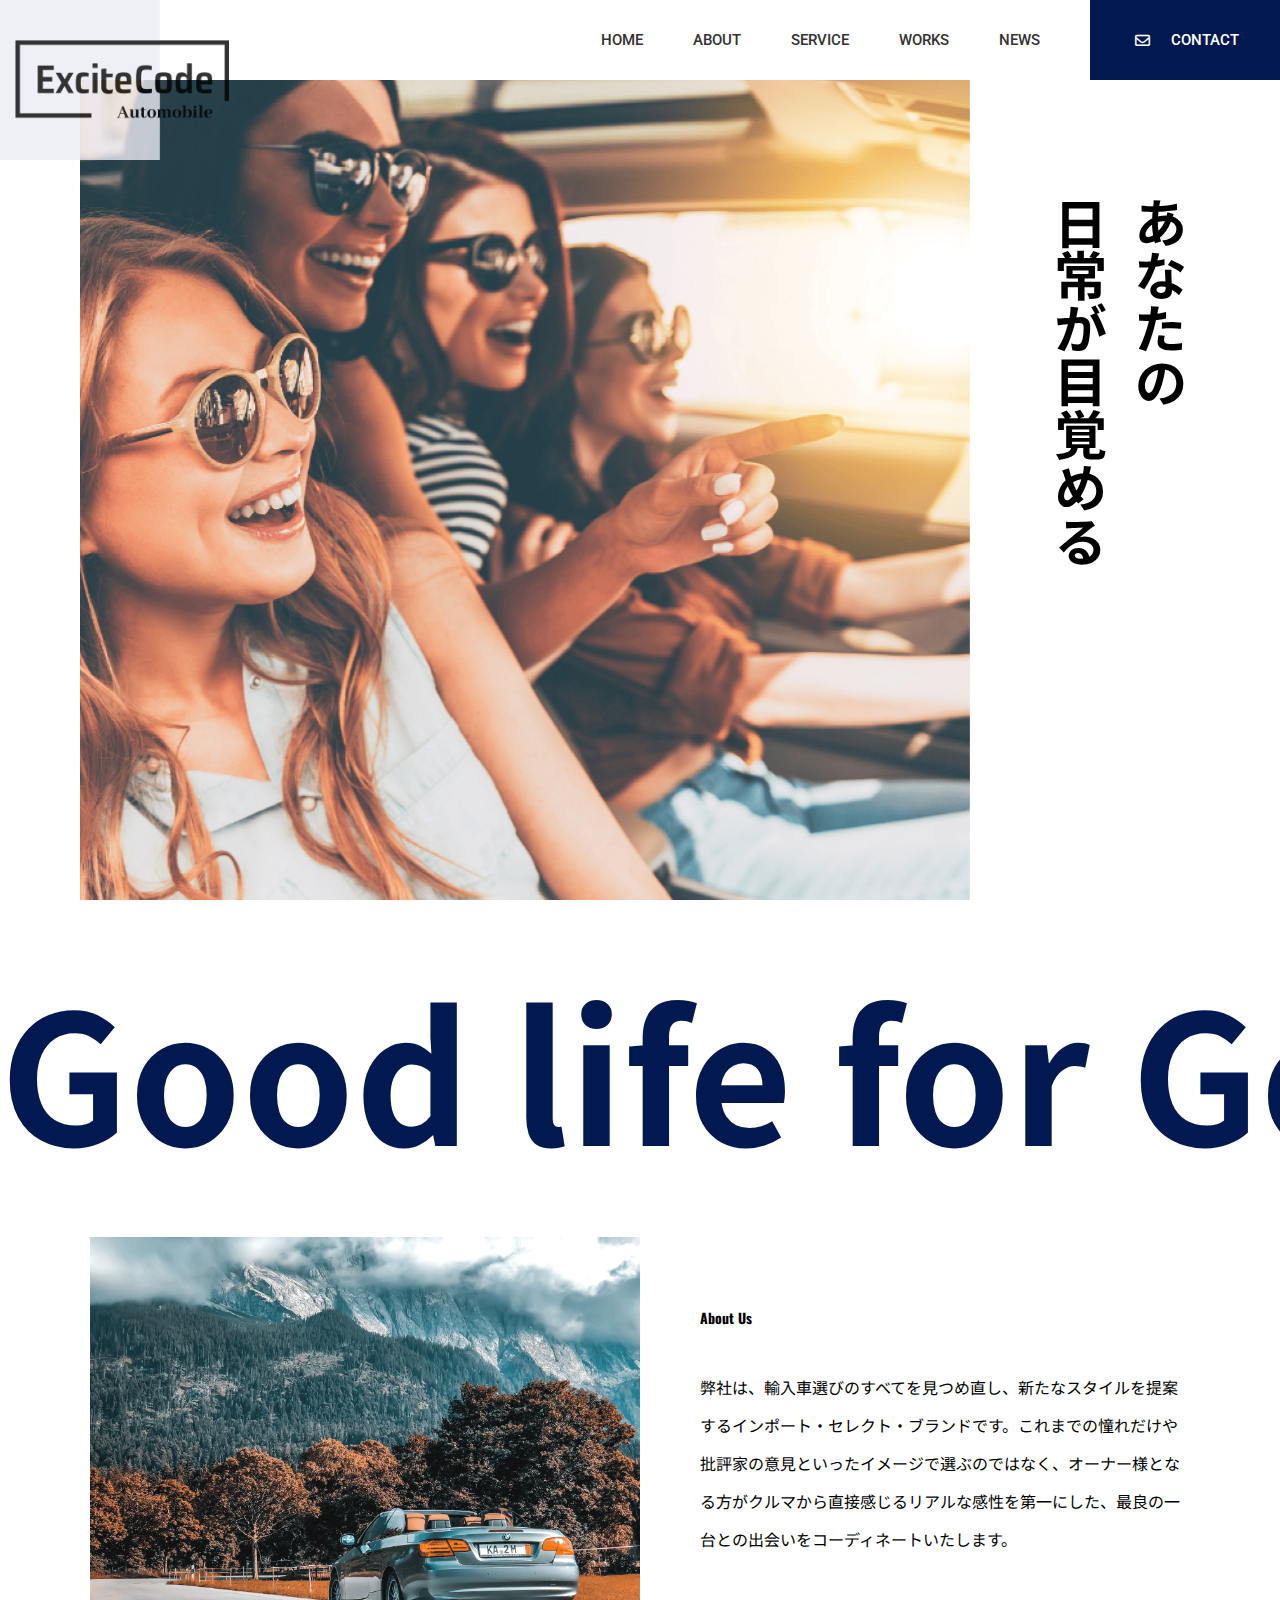
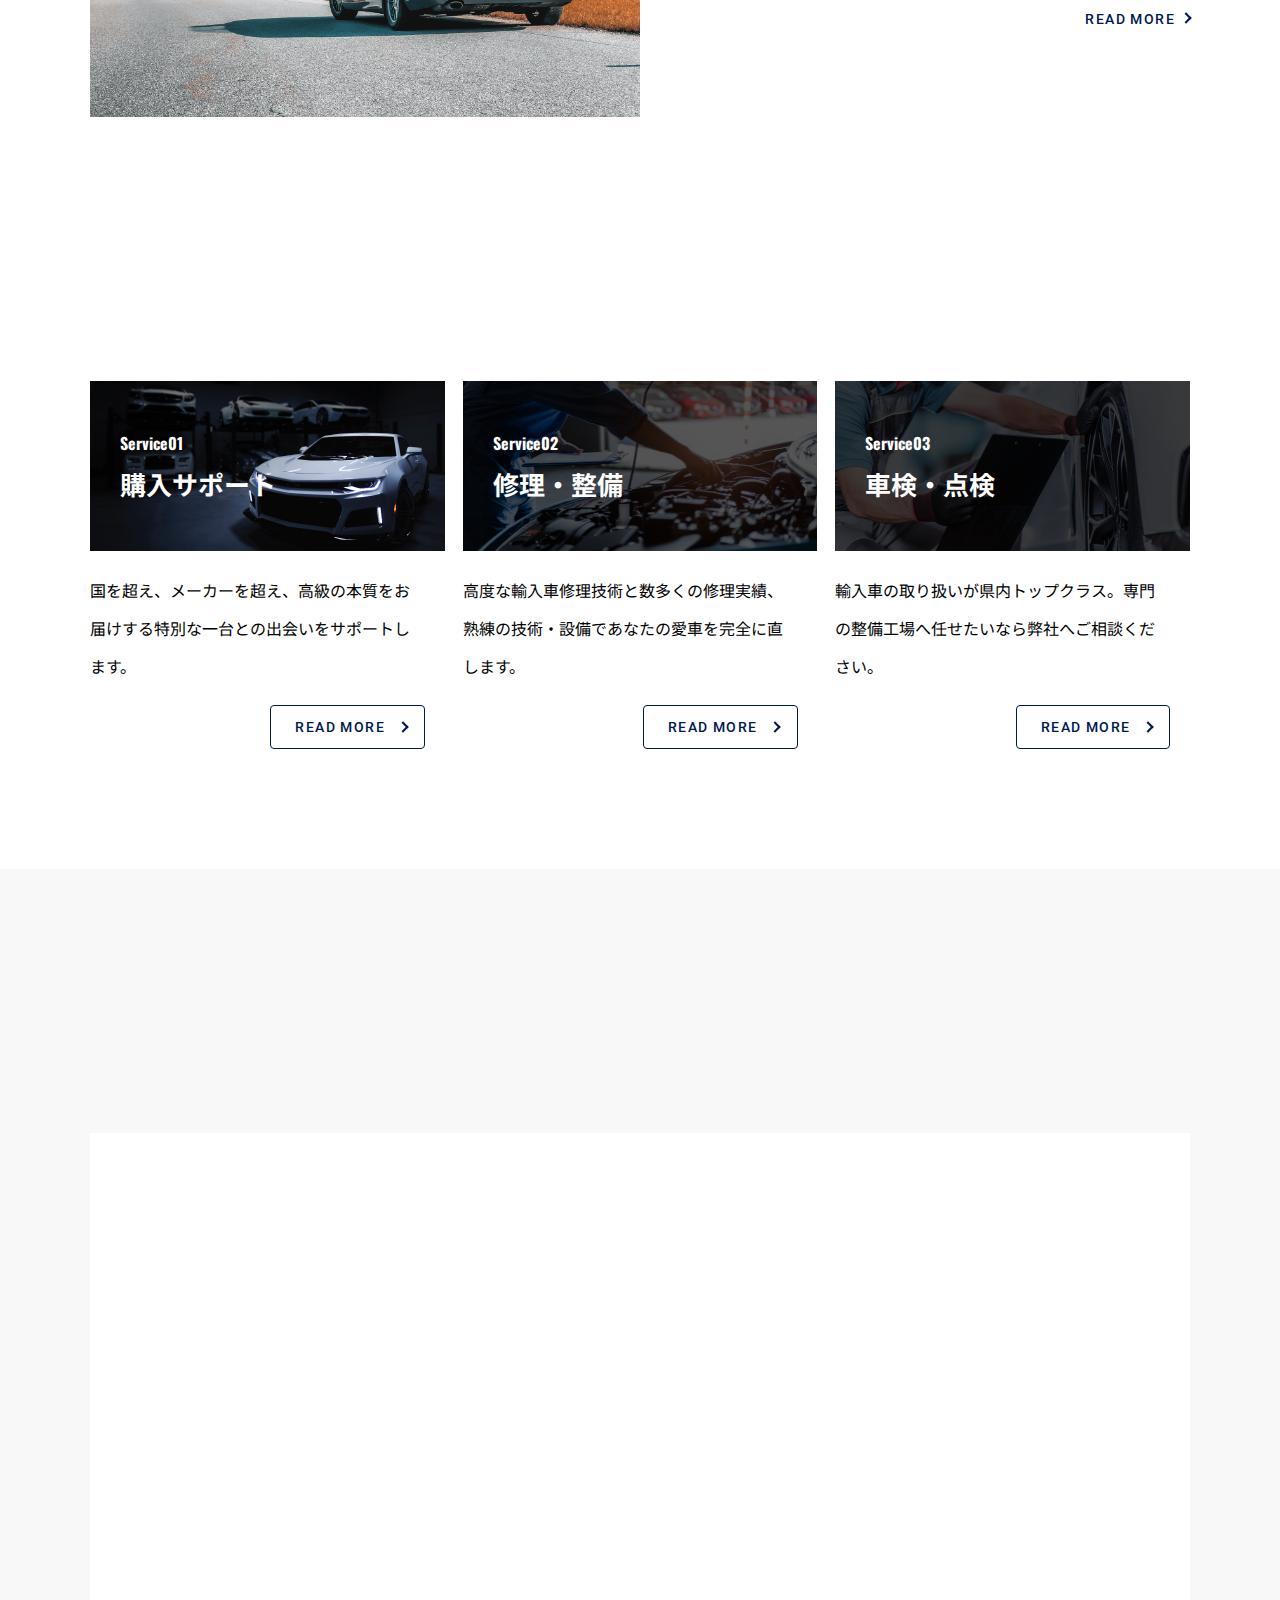
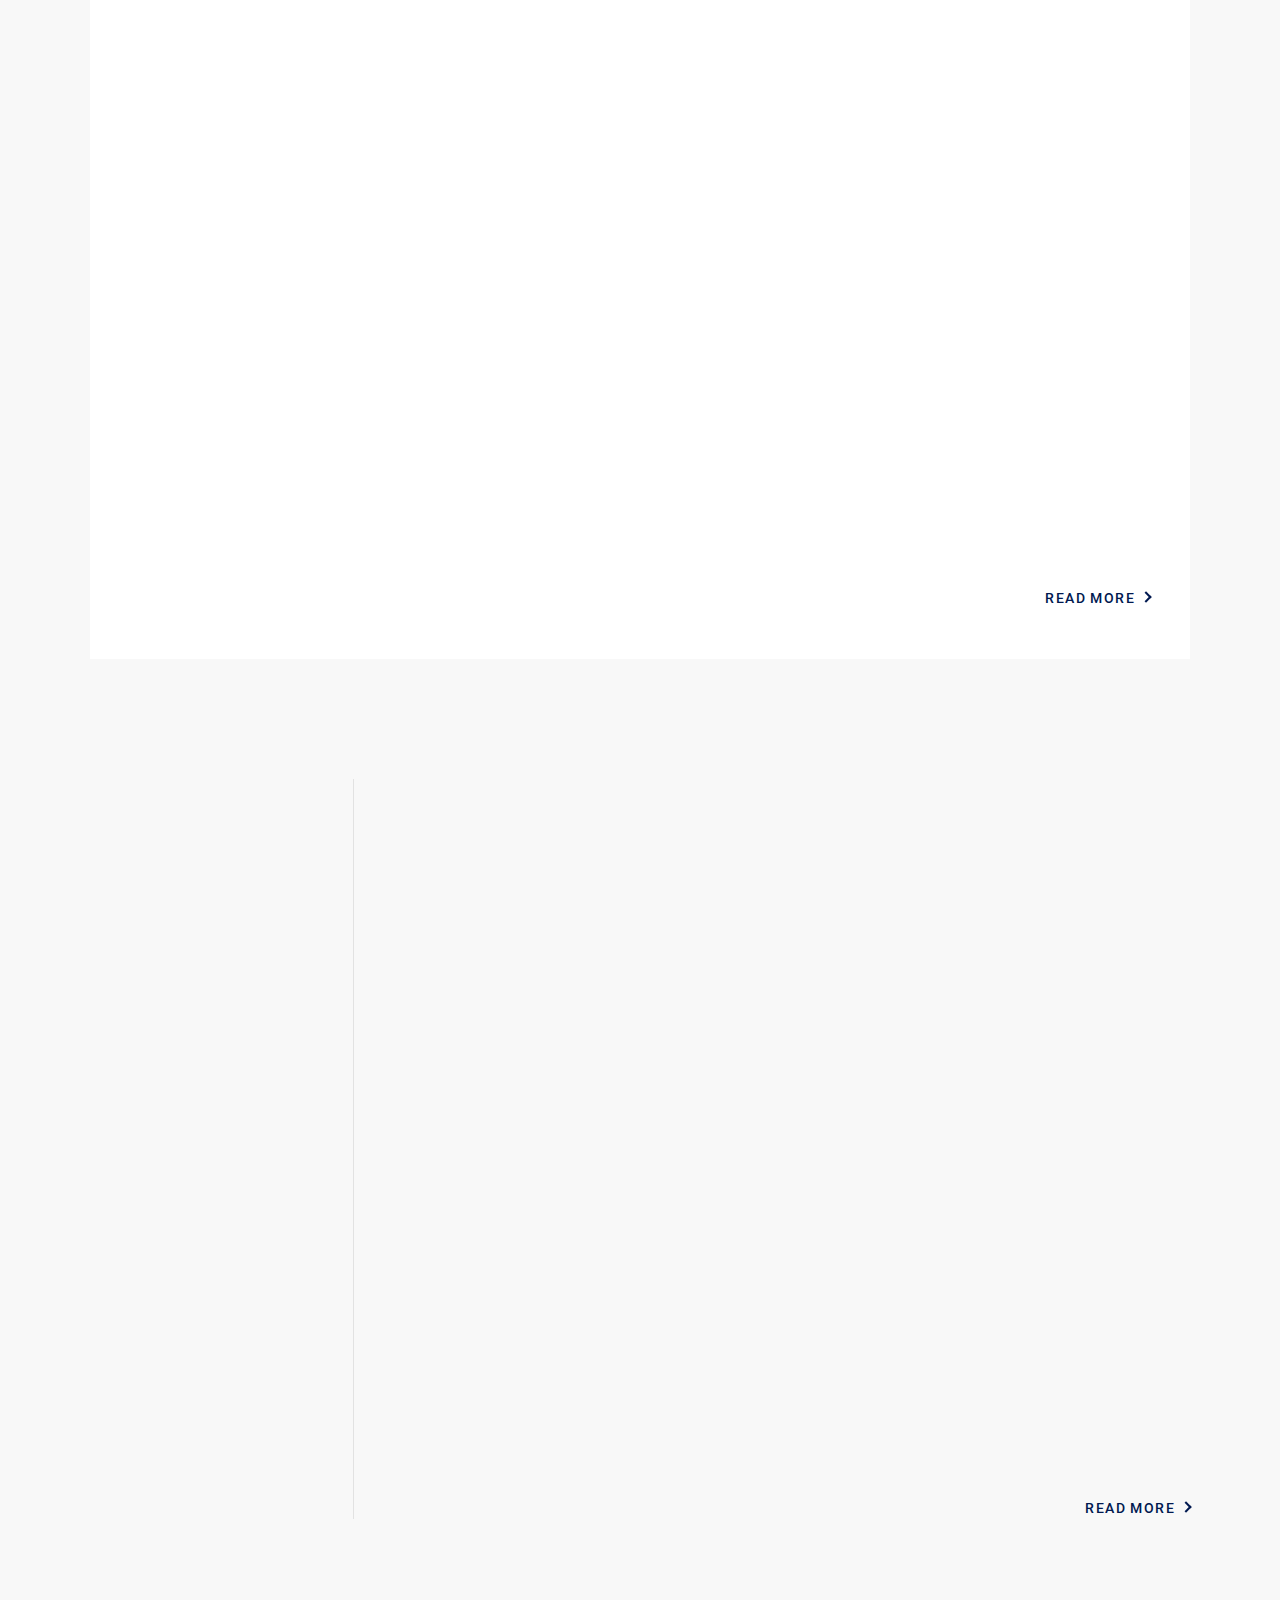
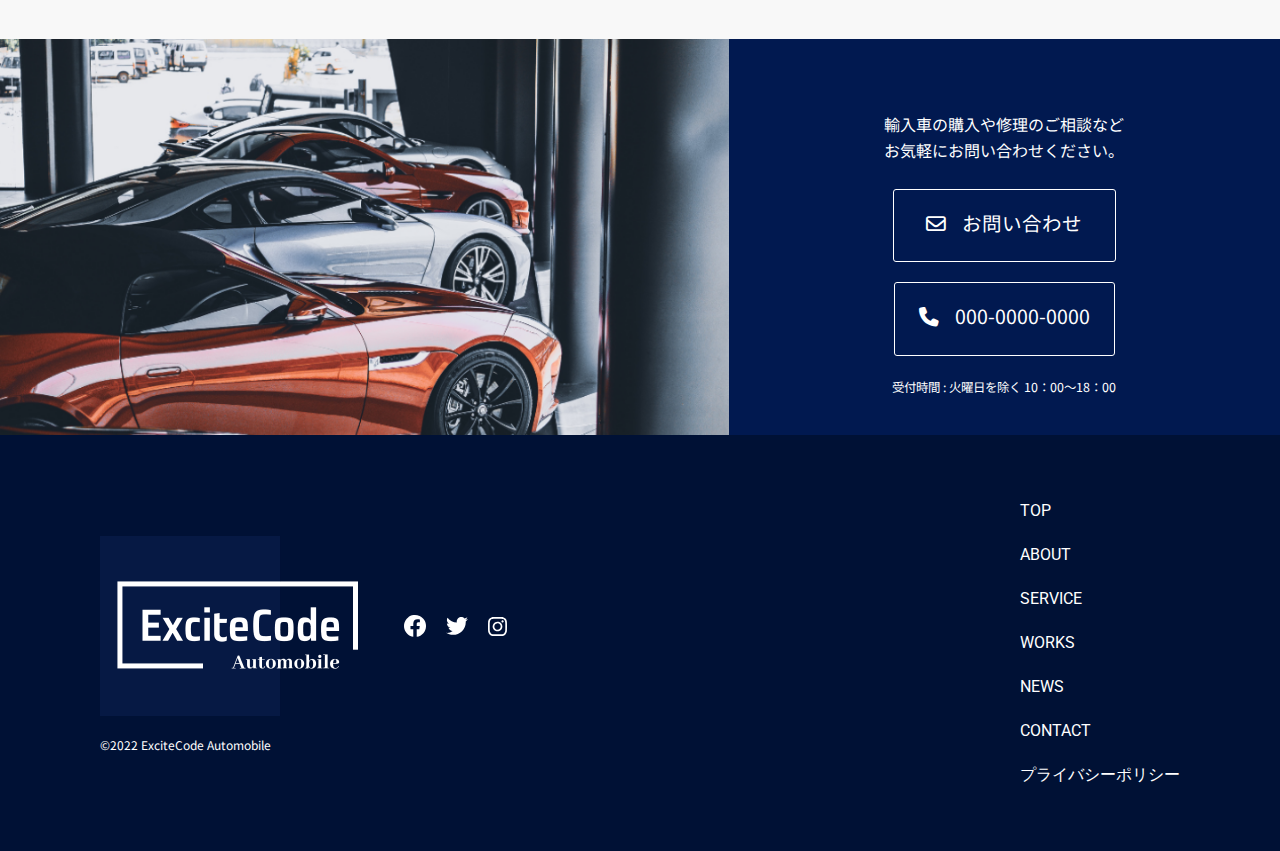
<file: index.html>
<!DOCTYPE html>
<html lang="ja">
  <head>
    <meta charset="UTF-8" />
    <meta name="viewport" content="width=device-width, initial-scale=1.0" />
    <meta name="format-detection" content="telephone=no" />
    <title>ExciteCode Automobile</title>
    <!-- ファビコン -->
    <link rel="icon" href="images/common/favicon.svg" type="image/svg+xml">    
    <!-- CSS -->
    <link rel="stylesheet" href="./css/style.css" />
    <link
      rel="stylesheet"
      href="https://cdn.jsdelivr.net/npm/swiper@8/swiper-bundle.min.css"
    />
    <!-- google fonts -->
    <link rel="preconnect" href="https://fonts.googleapis.com" />
    <link rel="preconnect" href="https://fonts.gstatic.com" crossorigin />
    <link
      href="https://fonts.googleapis.com/css2?family=Noto+Sans+JP:wght@100..900&family=Oswald:wght@200..700&family=Roboto:ital,wght@0,100..900;1,100..900&display=swap"
      rel="stylesheet"
    />
    <!-- Font Awesome -->
    <link
      rel="stylesheet"
      href="https://cdnjs.cloudflare.com/ajax/libs/font-awesome/6.5.1/css/all.min.css"
    />
  </head>
  <body>
    <header class="p-header l-header">
      <div class="p-header__inner">
        <h1 class="p-header__logo">
          <a href="index.html">
            <img
              src="./images/common/logo_1.png"
              alt="ExciteCode Automobile ロゴ"
            />
          </a>
        </h1>
        <nav class="p-header__nav">
          <ul class="p-header__nav-list">
            <li class="p-header__nav-item u-underline__black">
              <a href="index.html">home</a>
            </li>
            <li class="p-header__nav-item u-underline__black">
              <a href="about.html">about</a>
            </li>
            <li class="p-header__nav-item u-underline__black">
              <a href="service.html">service</a>
            </li>
            <li class="p-header__nav-item u-underline__black">
              <a href="works.html">works</a>
            </li>
            <li class="p-header__nav-item u-underline__black">
              <a href="news.html">news</a>
            </li>
            <li
              class="p-header__nav-item p-header__nav-item--contact u-underline__white"
            >
              <a href="contact.html">
                <span>
                  <i class="fa-regular fa-envelope c-icon__mail"></i>
                  contact
                </span>
              </a>
            </li>
          </ul>
        </nav>
        <button
          class="p-header__hamburger js-hamburger"
          aria-label="メニューを開く"
        >
          <span></span>
          <span></span>
          <span></span>
        </button>
        <div class="p-header__drawer js-drawer">
          <div class="p-header__drawer-logo">
            <a href="index.html">
              <img
                src="./images/common/logo_2.png"
                alt="ExciteCode Automobile ロゴ（サブ）"
              />
            </a>
          </div>
          <nav class="p-header__drawer-nav">
            <ul class="p-header__drawer-list">
              <li class="p-header__drawer-item">
                <a href="index.html">top</a>
              </li>
              <li class="p-header__drawer-item">
                <a href="about.html">about</a>
              </li>
              <li class="p-header__drawer-item">
                <a href="service.html">service</a>
              </li>
              <li class="p-header__drawer-item">
                <a href="works.html">works</a>
              </li>
              <li class="p-header__drawer-item">
                <a href="news.html">news</a>
              </li>
              <li class="p-header__drawer-item">
                <a href="contact.html">contact</a>
              </li>
              <li class="p-header__drawer-item">
                <a href="#" class="c-sns__list-icon" aria-label="Facebook">
                  <img src="images/common/facebook.svg" alt="Facebook" />
                </a>
              </li>
              <li class="p-header__drawer-item">
                <a href="#" class="c-sns__list-icon" aria-label="Twitter">
                  <img src="images/common/twitter.svg" alt="Twitter" />
                </a>
              </li>
              <li class="p-header__drawer-item">
                <a href="#" class="c-sns__list-icon" aria-label="Instagram">
                  <img src="images/common/instagram.svg" alt="Instagram" />
                </a>
              </li>
            </ul>
          </nav>
        </div>
      </div>
    </header>

    <main>
      <section class="p-mv">
        <div class="p-mv__inner">
          <div class="p-mv__title-wrap">
            <h2 class="p-mv__main-title">あなたの<br />日常が目覚める</h2>
          </div>
          <div class="p-mv__swiper swiper js-mv-swiper">
            <div class="swiper-wrapper">
              <div class="swiper-slide">
                <div class="swiper-img">
                  <img
                    src="./images/common/Rectangle1.png"
                    alt="メインビジュアル"
                  />
                </div>
              </div>
              <div class="swiper-slide">
                <div class="swiper-img">
                  <img
                    src="./images/common/Rectangle2.png"
                    alt="メインビジュアル"
                  />
                </div>
              </div>
              <div class="swiper-slide">
                <div class="swiper-img">
                  <img
                    src="./images/common/Rectangle3.png"
                    alt="メインビジュアル"
                  />
                </div>
              </div>
              <div class="swiper-slide">
                <div class="swiper-img">
                  <img
                    src="./images/common/Rectangle4.png"
                    alt="メインビジュアル"
                  />
                </div>
              </div>
            </div>
          </div>
        </div>

        <div class="p-slider__text">
          <div class="p-slider__text-content">
            <p>Good life for Good Car</p>
          </div>
          <div class="p-slider__text-content">
            <p>Good life for Good Car</p>
          </div>
          <div class="p-slider__text-content">
            <p>Good life for Good Car</p>
          </div>
        </div>
      </section>

      <section>
        <div class="p-about l-about">
          <div class="p-about__inner inner">
            <div class="p-about-list__item">
              <div class="p-about-list__item-img">
                <img src="./images/common/TOP_1.png" alt="道路に駐車した車" />
              </div>
              <div class="p-about-list__item-text-wrap">
                <h3 class="p-about-list__item-title">about us</h3>
                <p class="p-about-list__item-text">
                  弊社は、輸入車選びのすべてを見つめ直し、新たなスタイルを提案するインポート・セレクト・ブランドです。これまでの憧れだけや批評家の意見といったイメージで選ぶのではなく、オーナー様となる方がクルマから直接感じるリアルな感性を第一にした、最良の一台との出会いをコーディネートいたします。
                </p>
                <div class="p-about-list__item-btn">
                  <a href="about.html" class="c-btn c-btn--box-none"
                    >READ MORE</a
                  >
                </div>
              </div>
            </div>
          </div>
        </div>
      </section>

      <section>
        <div class="p-service l-service">
          <div class="p-service__inner inner">
            <div class="p-service__title">
              <h2 class="c-section-title js-fadeUp__right">service</h2>
            </div>
            <ul class="p-service__list p-service-list">
              <li class="p-service-list__item">
                <div class="p-service-list__item-img">
                  <img src="./images/common/service-top1.png" alt="車の画像" />
                  <p class="p-service-list__item-number">service</p>
                  <p class="p-service-list__item-subtitle">購入サポート</p>
                </div>
                <div class="p-service-list__item-content">
                  <p class="p-service-list__item-text">
                    国を超え、メーカーを超え、高級の本質をお届けする特別な一台との出会いをサポートします。
                  </p>
                  <div class="p-service-list__item-btn">
                    <a href="service.html" class="c-btn">READ MORE</a>
                  </div>
                </div>
              </li>
              <li class="p-service-list__item">
                <div class="p-service-list__item-img">
                  <img src="./images/common/service-top2.png" alt="車の画像" />
                  <p class="p-service-list__item-number">service</p>
                  <p class="p-service-list__item-subtitle">修理・整備</p>
                </div>
                <div class="p-service-list__item-content">
                  <p class="p-service-list__item-text">
                    高度な輸入車修理技術と数多くの修理実績、熟練の技術・設備であなたの愛車を完全に直します。
                  </p>
                  <div class="p-service-list__item-btn">
                    <a href="service.html" class="c-btn">READ MORE</a>
                  </div>
                </div>
              </li>
              <li class="p-service-list__item">
                <div class="p-service-list__item-img">
                  <img src="./images/common/service-top3.png" alt="車の画像" />
                  <p class="p-service-list__item-number">service</p>
                  <p class="p-service-list__item-subtitle">車検・点検</p>
                </div>
                <div class="p-service-list__item-content">
                  <p class="p-service-list__item-text">
                    輸入車の取り扱いが県内トップクラス。専門の整備工場へ任せたいなら弊社へご相談ください。
                  </p>
                  <div class="p-service-list__item-btn">
                    <a href="service.html" class="c-btn">READ MORE</a>
                  </div>
                </div>
              </li>
            </ul>
          </div>
        </div>
      </section>

      <div class="u-bg__gray">
        <section>
          <div class="l-works p-works">
            <div class="p-works__inner">
              <h2 class="p-works__title c-section-title js-fadeUp__left">
                works
              </h2>
              <div class="p-works__wrap">
                <ul class="p-works__list p-works-list">
                  <li class="p-works-list__item c-works-item js-fadeUp__top">
                    <a href="works-detail.html">
                      <picture class="c-works-item__img">
                        <source
                          srcset="images/common/works_1.png"
                          media="(min-width: 768px)"
                          type="image/jpg"
                        />
                        <!-- 幅768px以上なら表示 -->
                        <img
                          src="images/common/worksSP_01.png"
                          alt="車に鍵を差している画像"
                        />
                        <!-- それ以外で表示 -->
                      </picture>
                      <div class="c-works-item__content">
                        <p class="c-category c-works-item__category">
                          修理・整備
                        </p>
                        <p
                          class="c-works-item__title u-underline__black--works"
                        >
                          車のドアが開けられなくなった｜ドアロックの交換と...
                        </p>
                        <p class="c-works-item__text">
                          弊社は、輸入車選びのすべてを見つめ直し、新たなスタイルを提案するインポート・セレクト・ブランドです。これまでの憧れだけや批評家の意見といったイメージで選ぶのではなく...
                        </p>
                        <time
                          class="c-date c-works-item__date"
                          datetime="2022-09-02"
                          >2022.09.02</time
                        >
                      </div>
                    </a>
                  </li>
                  <li class="p-works-list__item c-works-item js-fadeUp__top">
                    <a href="works-detail.html">
                      <picture class="c-works-item__img">
                        <source
                          srcset="images/common/works_2.png"
                          media="(min-width: 768px)"
                          type="image/jpg"
                        />
                        <!-- 幅768px以上なら表示 -->
                        <img
                          src="images/common/worksSP_02.png"
                          alt="板金修理している画像"
                        />
                        <!-- それ以外で表示 -->
                      </picture>
                      <div class="c-works-item__content">
                        <p class="c-category c-works-item__category">
                          修理・整備
                        </p>
                        <p
                          class="c-works-item__title u-underline__black--works"
                        >
                          愛車のリアバンパーに傷がついた｜板金修理と塗装で...
                        </p>
                        <p class="c-works-item__text">
                          弊社は、輸入車選びのすべてを見つめ直し、新たなスタイルを提案するインポート・セレクト・ブランドです。これまでの憧れだけや批評家の意見といったイメージで選ぶのではなく...
                        </p>
                        <time
                          class="c-date c-works-item__date"
                          datetime="2022-08-26"
                          >2022.08.26</time
                        >
                      </div>
                    </a>
                  </li>
                  <li class="p-works-list__item c-works-item js-fadeUp__top">
                    <a href="works-detail.html">
                      <picture class="c-works-item__img">
                        <source
                          srcset="images/common/works_3.png"
                          media="(min-width: 768px)"
                          type="image/jpg"
                        />
                        <!-- 幅768px以上なら表示 -->
                        <img
                          src="images/common/worksSP_03.png"
                          alt="お客様と従業員が話している画像"
                        />
                        <!-- それ以外で表示 -->
                      </picture>
                      <div class="c-works-item__content">
                        <p class="c-category c-works-item__category">
                          購入サポート
                        </p>
                        <p
                          class="c-works-item__title u-underline__black--works"
                        >
                          はじめて輸入車の購入を検討中のお客様｜憧れのBM...
                        </p>
                        <p class="c-works-item__text">
                          弊社は、輸入車選びのすべてを見つめ直し、新たなスタイルを提案するインポート・セレクト・ブランドです。これまでの憧れだけや批評家の意見といったイメージで選ぶのではなく...
                        </p>
                        <time
                          class="c-date c-works-item__date"
                          datetime="2022-08-20"
                          >2022.08.20</time
                        >
                      </div>
                    </a>
                  </li>
                </ul>
                <div class="p-works-list__item-btn">
                  <a href="works.html" class="c-btn c-btn--box-none"
                    >READ MORE</a
                  >
                </div>
              </div>
            </div>
          </div>
        </section>

        <section>
          <div class="l-news p-news">
            <div class="p-news__inner inner">
              <div class="p-news__menu-wrap p-news-menu__wrap c-category-list__wrap">
                <h2 class="p-news__title c-section-title js-fadeUp__left">
                  news
                </h2>
                <ul class="p-news-menu__list c-category-list c-category-list--news">
                  <li class="c-category-list__item js-fadeUp__bottom">
                    <p class="c-category-list__text active">
                      すべてのお知らせ
                    </p>
                  </li>
                  <li class="c-category-list__item js-fadeUp__bottom">
                    <p class="c-category-list__text">トピックス</p>
                  </li>
                  <li class="c-category-list__item js-fadeUp__bottom">
                    <p class="c-category-list__text">イベント・キャンペーン</p>
                  </li>
                  <li class="c-category-list__item js-fadeUp__bottom">
                    <p class="c-category-list__text">入庫車情報</p>
                  </li>
                </ul>
              </div>
              <div class="p-news__wrap">
                <ul class="p-news__list p-news-list">
                  <li class="p-news-list__item c-news-item js-fadeUp__top">
                    <a href="news-detail.html">
                      <div class="c-news-item__meta">
                        <time
                          class="c-date c-news-item__date"
                          datetime="2022-09-02"
                        >
                          2022.09.02
                        </time>
                        <div class="c-category c-news-item__category">
                          <p>トピックス</p>
                        </div>
                        <div class="c-category c-news-item__category">
                          <p>イベント・キャンペーン</p>
                        </div>
                      </div>
                      <div class="c-news-item__title">
                        <p>2022年10月8日・9日・10日の3日間、試乗車フェアを開催します</p>
                      </div>
                    </a>
                  </li>
                  <li class="p-news-list__item c-news-item js-fadeUp__top">
                    <a href="news-detail.html">
                      <div class="c-news-item__meta">
                        <time
                          class="c-date c-news-item__date"
                          datetime="2022-08-23"
                        >
                          2022.08.23
                        </time>
                        <div class="c-category c-news-item__category">
                          <p>トピックス</p>
                        </div>
                        <div class="c-category c-news-item__category">
                          <p>入庫車情報</p>
                        </div>
                      </div>
                      <div class="c-news-item__title">
                        <p>【入庫車のご案内】メルセデスベンツG 350が入庫しました</p>
                      </div>
                    </a>
                  </li>
                  <li class="p-news-list__item c-news-item js-fadeUp__top">
                    <a href="news-detail.html">
                      <div class="c-news-item__meta">
                        <time
                          class="c-date c-news-item__date"
                          datetime="2022-08-07"
                        >
                          2022.08.07
                        </time>
                        <div class="c-category c-news-item__category">
                          <p>トピックス</p>
                        </div>
                      </div>
                      <div class="c-news-item__title">
                        <p>お盆休みのご案内</p>
                      </div>
                    </a>
                  </li>
                  <li class="p-news-list__item c-news-item js-fadeUp__top">
                    <a href="news-detail.html">
                      <div class="c-news-item__meta">
                        <time
                          class="c-date c-news-item__date"
                          datetime="2022-08-03"
                        >
                          2022.08.03
                        </time>
                        <div class="c-category c-news-item__category">
                          <p>トピックス</p>
                        </div>
                        <div class="c-category c-news-item__category">
                          <p>入庫車情報</p>
                        </div>
                      </div>
                      <div class="c-news-item__title">
                        <p>【入庫車のご案内】JEEPラングラー アンリミテッド サハラが入庫しました</p>
                      </div>
                    </a>
                  </li>
                  <li class="p-news-list__item c-news-item js-fadeUp__top">
                    <a href="news-detail.html">
                      <div class="c-news-item__meta">
                        <time
                          class="c-date c-news-item__date"
                          datetime="2022-07-26"
                        >
                          2022.07.26
                        </time>
                        <div class="c-category c-news-item__category">
                          <p>トピックス</p>
                        </div>
                      </div>
                      <div class="c-news-item__title">
                        <p>半導体不足は輸入車・輸入中古車にどう影響するか</p>
                      </div>
                    </a>
                  </li>
                </ul>
                <div class="p-news-list__item-btn">
                  <a href="news.html" class="c-btn c-btn--box-none"
                    >READ MORE</a
                  >
                </div>
              </div>
            </div>
          </div>
        </section>
      </div>
    </main>

    <footer>
      <div class="l-contact p-contact">
        <div class="p-contact__inner">
          <picture class="p-contact__img">
            <source
              srcset="images/common/footer2.png"
              media="(min-width: 768px)"
              type="image/jpg"
            />
            <!-- 幅768px以上なら表示 -->
            <img src="images/common/footer_SP.png" alt="車が並んでいる画像" />
            <!-- それ以外で表示 -->
          </picture>
          <div class="p-contact__content">
            <div class="p-contact__content-inner">
              <p class="p-contact__text">
                輸入車の購入や修理のご相談など<br />お気軽にお問い合わせください。
              </p>
              <div class="p-contact__btn-wrap">
                <a href="contact.html" class="p-contact__btn"
                  ><span
                    ><i class="fa-regular fa-envelope"></i>お問い合わせ</span
                  ></a
                >
                <a
                  href="tel:000-0000-0000"
                  class="p-contact__btn p-contact__btn--tel"
                  ><span
                    ><i class="fa-solid fa-phone"></i>000-0000-0000</span
                  ></a
                >
              </div>
              <p class="p-contact__time">
                受付時間 : 火曜日を除く 10：00〜18：00
              </p>
            </div>
          </div>
        </div>
      </div>

      <div class="l-footer p-footer">
        <div class="p-footer__inner">
          <div class="p-footer__left">
            <div class="p-footer__left-wrap">
              <div class="p-footer__logo">
                <a href="index.html">
                  <img
                    src="images/common/logo_2.png"
                    alt="ExciteCode Automobile ロゴ（サブ）"
                  />
                </a>
              </div>
              <div class="c-sns__list">
                <a href="#" class="c-sns__list-icon">
                  <img
                    src="images/common/facebook.svg"
                    alt="facebookのアイコン"
                  />
                </a>
                <a href="#" class="c-sns__list-icon">
                  <img
                    src="images/common/twitter.svg"
                    alt="twitterのアイコン"
                  />
                </a>
                <a href="#" class="c-sns__list-icon">
                  <img
                    src="images/common/instagram.svg"
                    alt="instagramのアイコン"
                  />
                </a>
              </div>
            </div>
            <p class="p-footer__copyright">©2022 ExciteCode Automobile</p>
          </div>
          <div class="p-footer__right">
            <nav class="p-footer__nav">
              <ul class="p-footer__nav-items">
                <li class="p-footer__nav-item">
                  <a href="index.html">top</a>
                </li>
                <li class="p-footer__nav-item">
                  <a href="about.html">about</a>
                </li>
                <li class="p-footer__nav-item">
                  <a href="service.html">service</a>
                </li>
                <li class="p-footer__nav-item">
                  <a href="works.html">works</a>
                </li>
                <li class="p-footer__nav-item">
                  <a href="news.html">news</a>
                </li>
                <li class="p-footer__nav-item">
                  <a href="contact.html">contact</a>
                </li>
                <li class="p-footer__nav-item">
                  <a href="#">プライバシーポリシー</a>
                </li>
              </ul>
            </nav>
          </div>
        </div>
      </div>
    </footer>

    <!-- JS -->
    <script src="https://ajax.googleapis.com/ajax/libs/jquery/3.6.4/jquery.min.js"></script>
    <script src="https://cdn.jsdelivr.net/npm/swiper@8/swiper-bundle.min.js"></script>
    <script src="./js/jquery.inview.min.js"></script>
    <script src="./js/script.js"></script>
  </body>
</html>
</file>
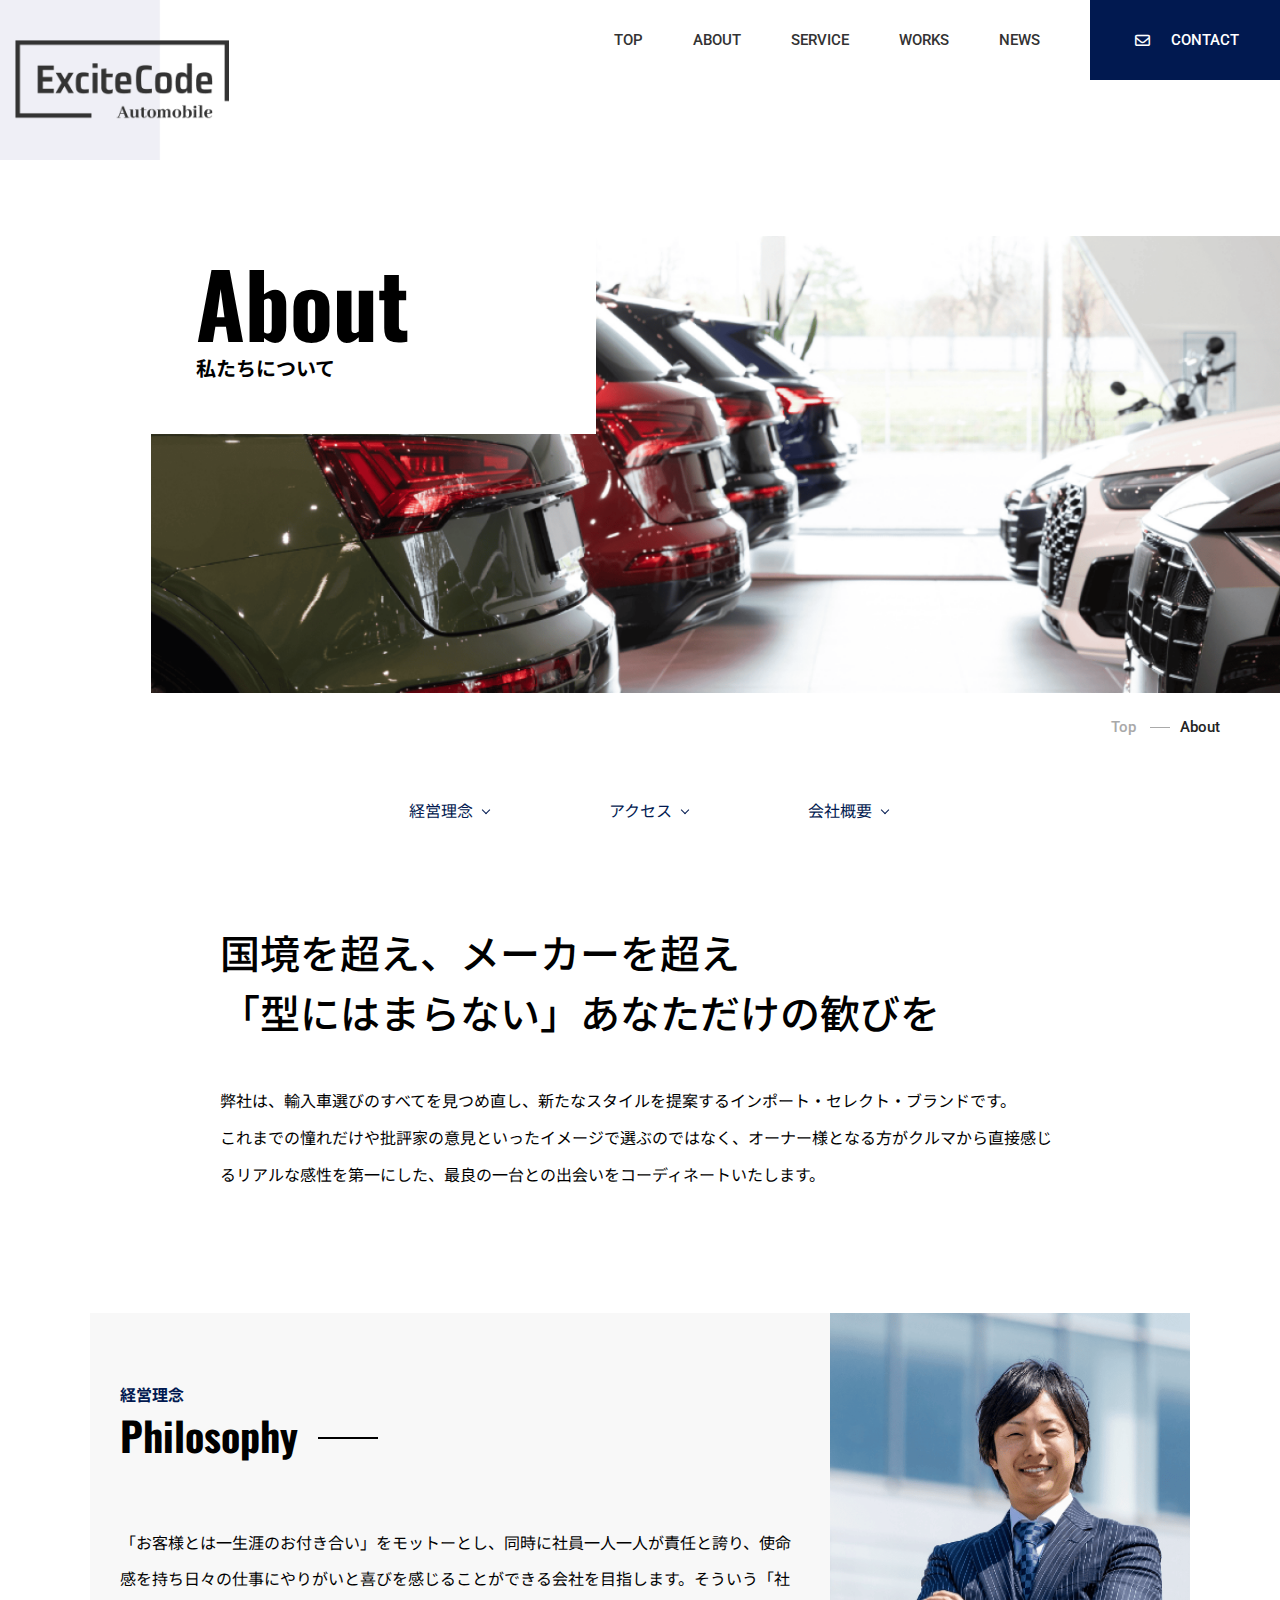
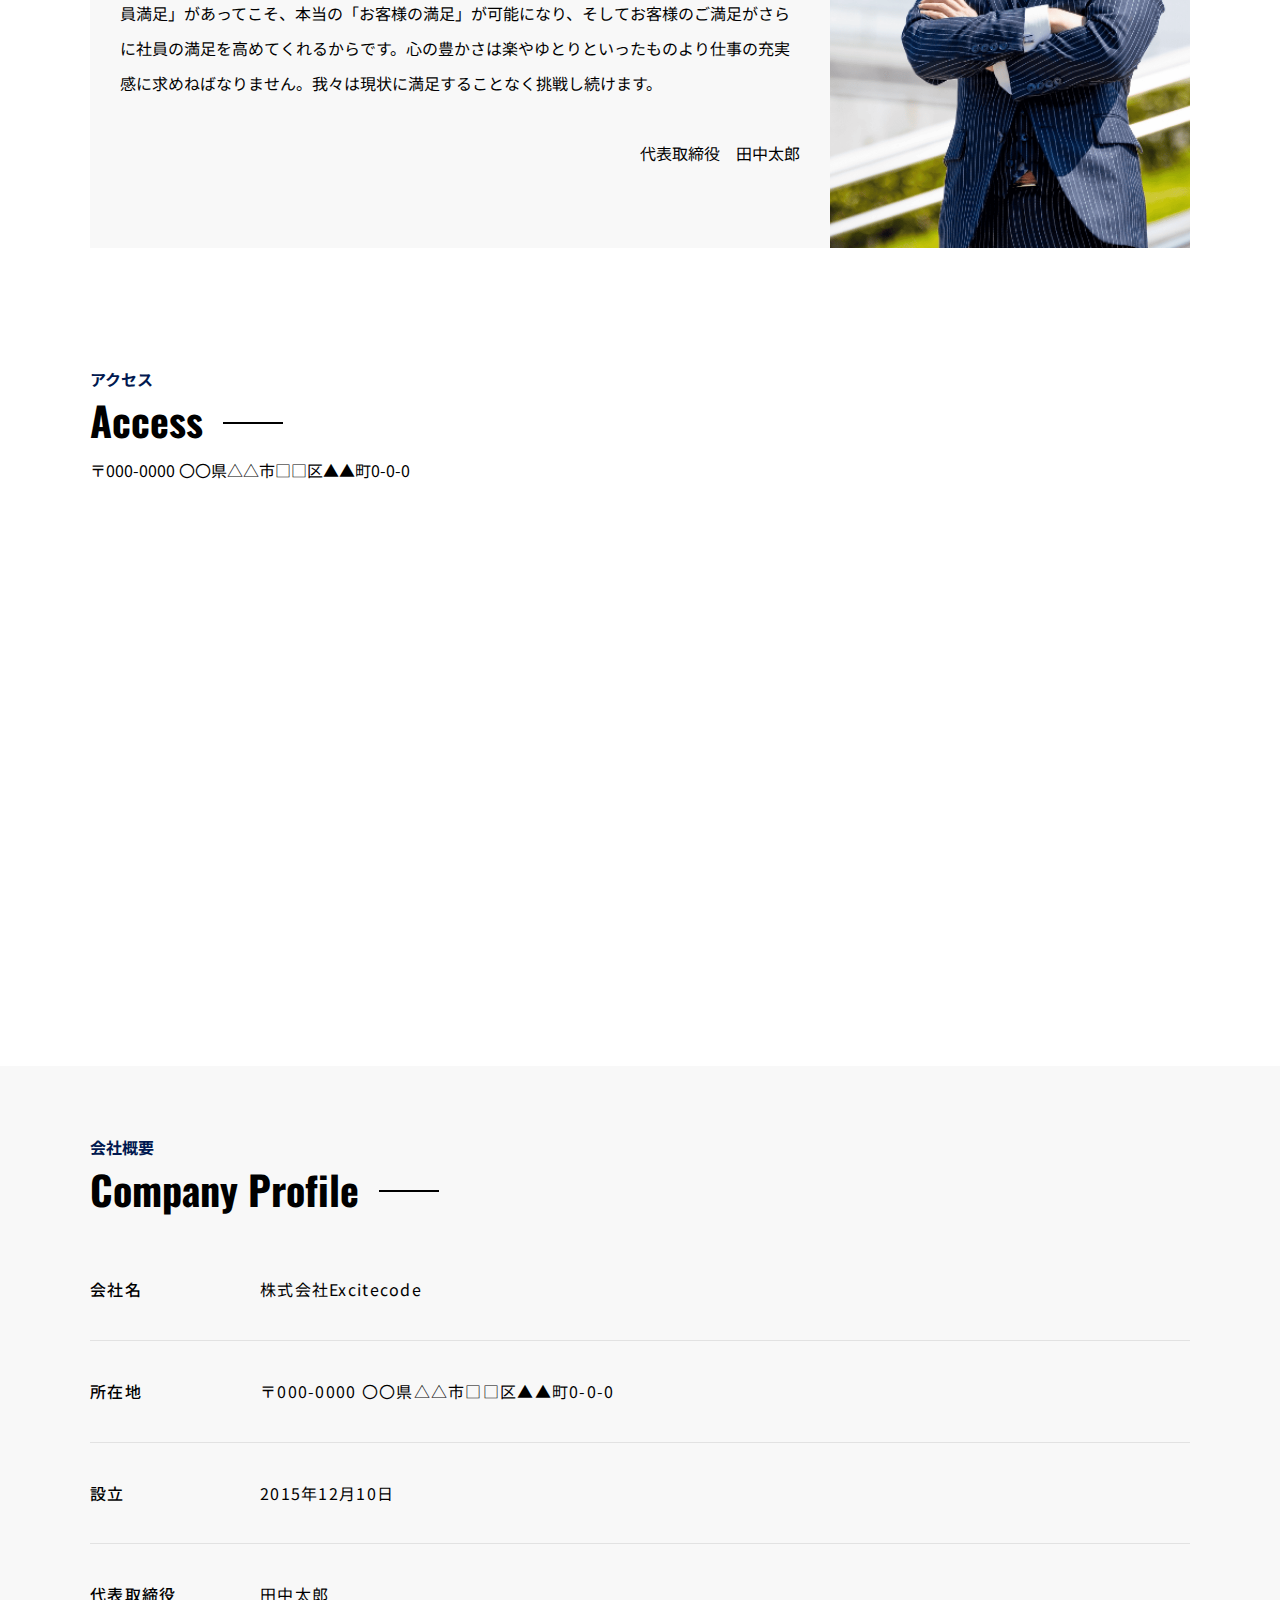
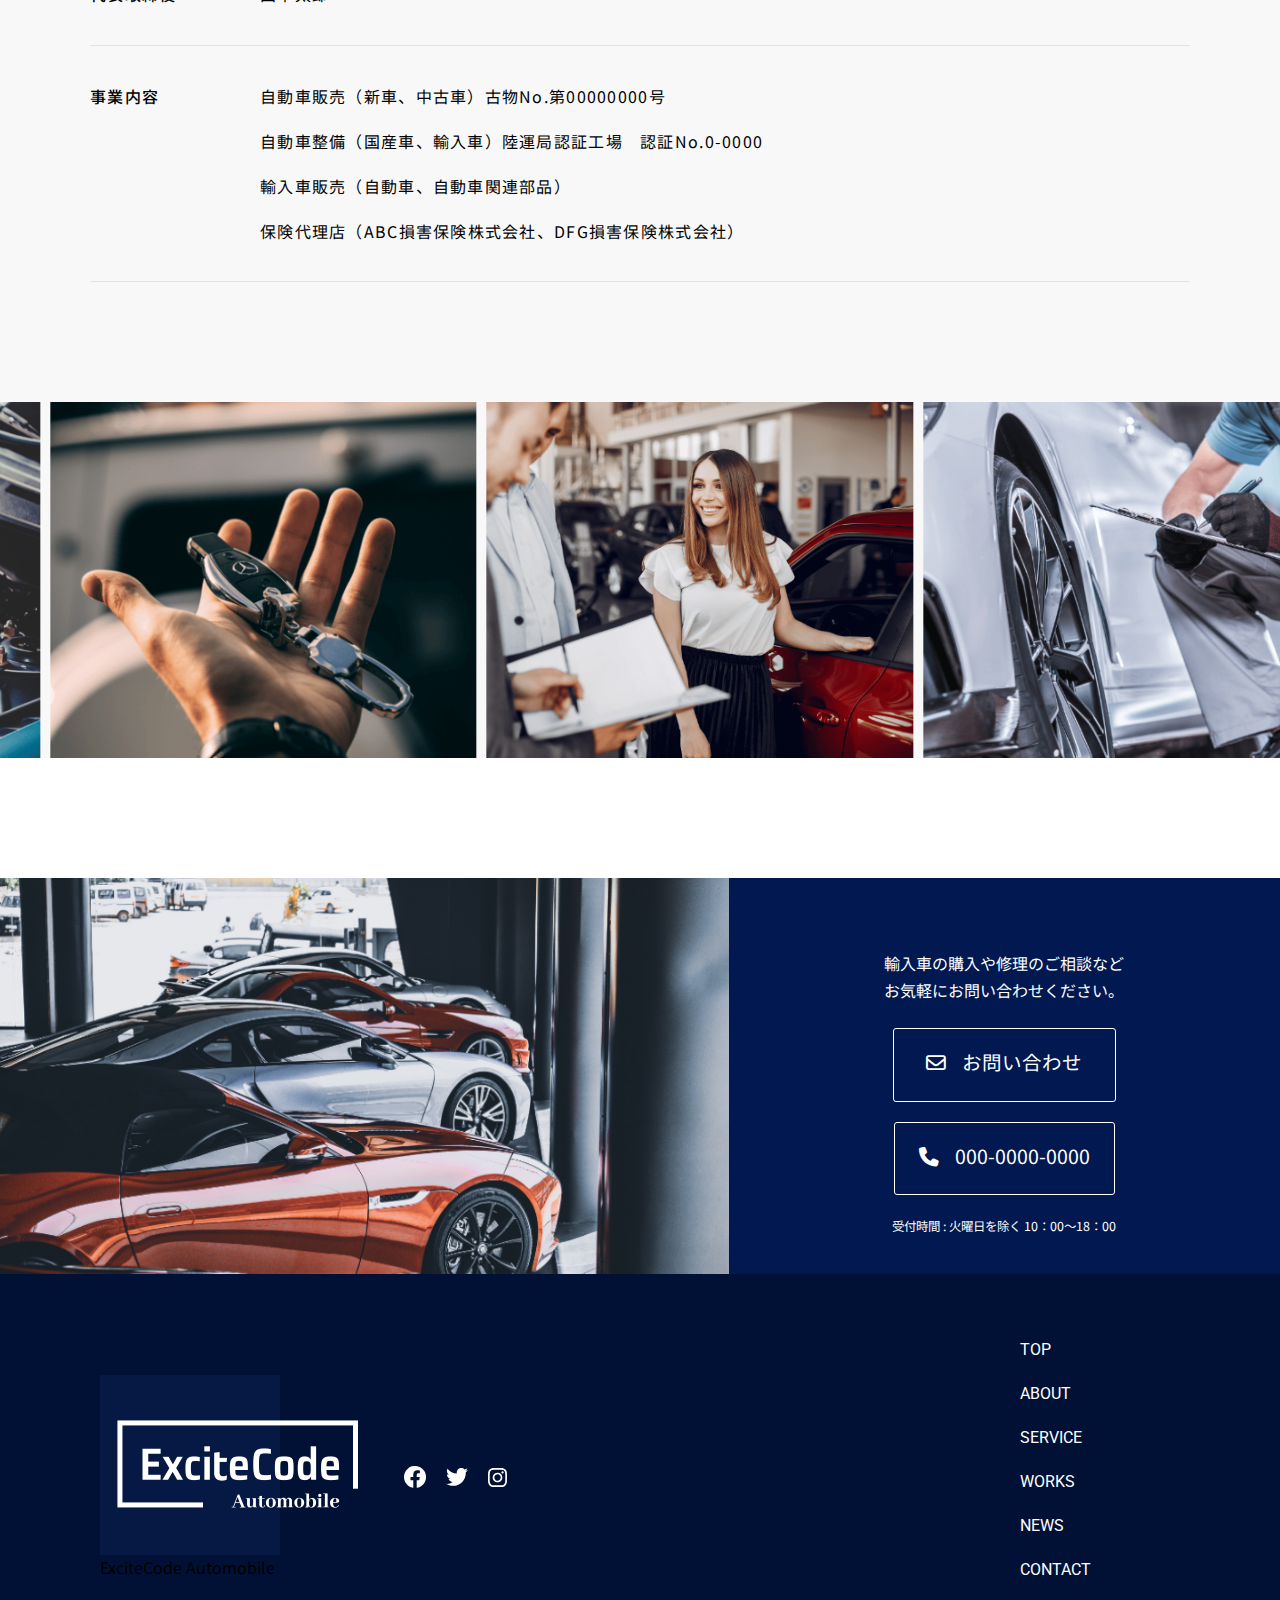
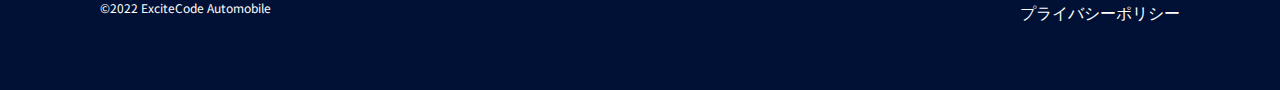
<file: about.html>
<!DOCTYPE html>
<html lang="ja">
  <head>
    <meta charset="UTF-8" />
    <meta name="viewport" content="width=device-width, initial-scale=1.0" />
    <meta name="format-detection" content="telephone=no" />
    <title>ExciteCode Automobile</title>
    <!-- ファビコン -->
    <link rel="icon" href="images/common/favicon.svg" type="image/svg+xml" />
    <!-- CSS -->
    <link rel="stylesheet" href="./css/style.css" />
    <link
      rel="stylesheet"
      href="https://cdn.jsdelivr.net/npm/swiper@8/swiper-bundle.min.css"
    />
    <!-- google fonts -->
    <link rel="preconnect" href="https://fonts.googleapis.com" />
    <link rel="preconnect" href="https://fonts.gstatic.com" crossorigin />
    <link
      href="https://fonts.googleapis.com/css2?family=Noto+Sans+JP:wght@100..900&family=Oswald:wght@200..700&family=Roboto:ital,wght@0,100..900;1,100..900&display=swap"
      rel="stylesheet"
    />
    <!-- Font Awesome -->
    <link
      rel="stylesheet"
      href="https://cdnjs.cloudflare.com/ajax/libs/font-awesome/6.5.1/css/all.min.css"
    />
  </head>
  <body>
    <header class="p-header l-header">
      <div class="p-header__inner">
        <h1 class="p-header__logo">
          <a href="index.html">
            <img
              src="./images/common/logo_1.png"
              alt="ExciteCode Automobile ロゴ"
            />
          </a>
        </h1>
        <nav class="p-header__nav">
          <ul class="p-header__nav-list">
            <li class="p-header__nav-item u-underline__black">
              <a href="index.html">top</a>
            </li>
            <li class="p-header__nav-item u-underline__black">
              <a href="about.html">about</a>
            </li>
            <li class="p-header__nav-item u-underline__black">
              <a href="service.html">service</a>
            </li>
            <li class="p-header__nav-item u-underline__black">
              <a href="works.html">works</a>
            </li>
            <li class="p-header__nav-item u-underline__black">
              <a href="news.html">news</a>
            </li>
            <li
              class="p-header__nav-item p-header__nav-item--contact u-underline__white"
            >
              <a href="contact.html">
                <span>
                  <i class="fa-regular fa-envelope c-icon__mail"></i>
                  contact
                </span>
              </a>
            </li>
          </ul>
        </nav>
        <button class="p-header__hamburger js-hamburger">
          <span></span>
          <span></span>
          <span></span>
        </button>
        <div class="p-header__drawer js-drawer">
          <div class="p-header__drawer-logo">
            <a href="index.html">
              <img
                src="./images/common/logo_2.png"
                alt="ExciteCode Automobile ロゴ（サブ）"
              />
              <span class="p-header__logo-text">ExciteCode Automobile</span>
            </a>
          </div>
          <nav class="p-header__drawer-nav">
            <ul class="p-header__drawer-list">
              <li class="p-header__drawer-item">
                <a href="index.html">top</a>
              </li>
              <li class="p-header__drawer-item">
                <a href="about.html">about</a>
              </li>
              <li class="p-header__drawer-item">
                <a href="service.html">service</a>
              </li>
              <li class="p-header__drawer-item">
                <a href="works.html">works</a>
              </li>
              <li class="p-header__drawer-item">
                <a href="news.html">news</a>
              </li>
              <li class="p-header__drawer-item">
                <a href="contact.html">contact</a>
              </li>
              <li class="p-header__drawer-item">
                <a href="#">プライバシーポリシー</a>
              </li>
            </ul>
            <div class="c-sns__list">
              <a href="#" class="c-sns__list-icon">
                <img src="images/common/facebook.svg" alt="facebookアイコン" />
              </a>
              <a href="#" class="c-sns__list-icon">
                <img src="images/common/twitter.svg" alt="twitterアイコン" />
              </a>
              <a href="#" class="c-sns__list-icon">
                <img
                  src="images/common/instagram.svg"
                  alt="instagramアイコン"
                />
              </a>
            </div>
          </nav>
        </div>
      </div>
    </header>

    <main>
      <section>
        <div class="c-sub-mv">
          <div class="c-sub-mv__inner">
            <h2 class="c-sub-mv__title js-fadeUp__left delay">
              about<span>私たちについて</span>
            </h2>
            <div class="c-sub-mv__img js-fadeUp__bottom">
              <picture>
                <source
                  srcset="./images/common/about_FV.png"
                  media="(min-width: 768px)"
                  type="image/jpg"
                />
                <!-- 幅768px以上なら表示 -->
                <img
                  src="./images/common/about_FV-sp.png"
                  alt="アバウトページ"
                />
                <!-- それ以外で表示 -->
              </picture>
            </div>
          </div>
        </div>
      </section>

      <div class="p-breadcrumb l-breadcrumb">
        <div class="p-breadcrumb__inner">
          <!-- Breadcrumb NavXTで出力される部分 ここから -->
          <span>
            <a href="index.html">
              <span>top</span>
            </a>
          </span>

          <span>
            <span class="current-item">about</span>
          </span>
          <!-- Breadcrumb NavXTで出力される部分 ここまで -->
        </div>
      </div>

      <div class="p-sub-page-scroll l-sub-page-scroll">
        <div class="p-sub-page-scroll__inner inner">
          <a href="#philosophy" class="p-sub-page-scroll__text">経営理念</a>
          <a href="#access" class="p-sub-page-scroll__text">アクセス</a>
          <a href="#company" class="p-sub-page-scroll__text">会社概要</a>
        </div>
      </div>

      <section>
        <div class="c-sub-section-title l-sub-section-title">
          <div class="c-sub-section-title__inner inner">
            <h2>
              国境を超え、メーカーを超え<br />
              「型にはまらない」あなただけの歓びを
            </h2>
            <p>
              弊社は、輸入車選びのすべてを見つめ直し、新たなスタイルを提案するインポート・セレクト・ブランドです。<br />
              これまでの憧れだけや批評家の意見といったイメージで選ぶのではなく、オーナー様となる方がクルマから直接感じるリアルな感性を第一にした、最良の一台との出会いをコーディネートいたします。
            </p>
          </div>
        </div>
      </section>

      <section>
        <div id="philosophy" class="p-sub-philosophy l-sub-philosophy">
          <div class="p-sub-philosophy__inner">
            <div class="p-sub-philosophy__wrap">
              <div class="p-sub-philosophy__item">
                <h3 class="c-subPage-title p-sub-philosophy__title">
                  <span>経営理念</span>philosophy
                </h3>
                <p class="p-sub-philosophy__text">
                  「お客様とは一生涯のお付き合い」をモットーとし、同時に社員一人一人が責任と誇り、使命感を持ち日々の仕事にやりがいと喜びを感じることができる会社を目指します。そういう「社員満足」があってこそ、本当の「お客様の満足」が可能になり、そしてお客様のご満足がさらに社員の満足を高めてくれるからです。心の豊かさは楽やゆとりといったものより仕事の充実感に求めねばなりません。我々は現状に満足することなく挑戦し続けます。
                </p>
                <p class="p-sub-philosophy__name">代表取締役　田中太郎</p>
              </div>
              <picture class="p-sub-philosophy__img">
                <source
                  srcset="images/common/pprofile.png"
                  media="(min-width: 768px)"
                  type="image/jpg"
                />
                <!-- 幅768px以上なら表示 -->
                <img
                  src="images/common/profile_sp.png"
                  alt="代表取締役の写真"
                />
                <!-- それ以外で表示 -->
              </picture>
            </div>
          </div>
        </div>
      </section>

      <section>
        <div id="access" class="p-sub-access l-sub-access">
          <div class="p-sub-access__inner inner">
            <h3 class="c-subPage-title p-sub-access__title">
              <span>アクセス</span>access
            </h3>
            <address class="p-sub-access__address">
              <p>
                〒000-0000<br />
                〇〇県△△市□□区▲▲町0-0-0
              </p>
            </address>
            <div class="p-sub-access__map">
              <iframe
                src="https://www.google.com/maps/embed?pb=!1m18!1m12!1m3!1d1594.9388965782057!2d140.87169367286486!3d38.257071947016215!2m3!1f0!2f0!3f0!3m2!1i1024!2i768!4f13.1!3m3!1m2!1s0x5f8a283dfa3313fd%3A0x7e90ff3176ccb8ac!2z44Kz44OL44Kr44Of44OO44Or44K_44K444Oj44OR44Oz5qCq5byP5Lya56S-IOadseWMl-aUr-ekvg!5e0!3m2!1sja!2sjp!4v1747694888514!5m2!1sja!2sjp"
                style="border: 0"
                allowfullscreen=""
                loading="lazy"
                referrerpolicy="no-referrer-when-downgrade"
              ></iframe>
            </div>
          </div>
        </div>
      </section>

      <section>
        <div id="company" class="p-sub-company l-sub-company">
          <div class="p-sub-company__inner inner">
            <h3 class="c-subPage-title p-sub-company__title">
              <span>会社概要</span>company profile
            </h3>
            <div class="p-sub-company__profile p-sub-company-profile">
              <dl class="p-sub-company-profile__list">
                <dt class="p-sub-company-profile__term">会社名</dt>
                <dd class="p-sub-company-profile__description">
                  株式会社Excitecode
                </dd>
              </dl>
              <dl class="p-sub-company-profile__list">
                <dt class="p-sub-company-profile__term">所在地</dt>
                <dd class="p-sub-company-profile__description">
                  〒000-0000 〇〇県△△市□□区▲▲町0-0-0
                </dd>
              </dl>
              <dl class="p-sub-company-profile__list">
                <dt class="p-sub-company-profile__term">設立</dt>
                <dd class="p-sub-company-profile__description">
                  2015年12月10日
                </dd>
              </dl>
              <dl class="p-sub-company-profile__list">
                <dt class="p-sub-company-profile__term">代表取締役</dt>
                <dd class="p-sub-company-profile__description">田中太郎</dd>
              </dl>
              <dl class="p-sub-company-profile__list">
                <dt class="p-sub-company-profile__term">事業内容</dt>
                <dd class="p-sub-company-profile__description">
                  <p>自動車販売（新車、中古車）古物No.第00000000号</p>
                  <p>
                    自動車整備（国産車、輸入車）陸運局認証工場　認証No.0-0000
                  </p>
                  <p>輸入車販売（自動車、自動車関連部品）</p>
                  <p>保険代理店（ABC損害保険株式会社、DFG損害保険株式会社）</p>
                </dd>
              </dl>
            </div>
          </div>
          <div class="p-sub-company__swiper">
            <div class="swiper js-company-swiper">
              <ul class="swiper-wrapper">
                <li class="swiper-slide">
                  <img
                    src="images/common/about_slider1.png"
                    alt="会社紹介スライダー画像1"
                  />
                </li>
                <li class="swiper-slide">
                  <img
                    src="images/common/about_slider2.png"
                    alt="会社紹介スライダー画像2"
                  />
                </li>
                <li class="swiper-slide">
                  <img
                    src="images/common/about_slider3.png"
                    alt="会社紹介スライダー画像3"
                  />
                </li>
                <li class="swiper-slide">
                  <img
                    src="images/common/about_slider4.png"
                    alt="会社紹介スライダー画像4"
                  />
                </li>
                <li class="swiper-slide">
                  <img
                    src="images/common/about_slider5.png"
                    alt="会社紹介スライダー画像5"
                  />
                </li>
                <li class="swiper-slide">
                  <img
                    src="images/common/about_slider6.png"
                    alt="会社紹介スライダー画像6"
                  />
                </li>
              </ul>
            </div>
          </div>
        </div>
      </section>
    </main>

    <footer>
      <div class="l-contact p-contact">
        <div class="p-contact__inner">
          <picture class="p-contact__img">
            <source
              srcset="images/common/footer2.png"
              media="(min-width: 768px)"
              type="image/jpg"
            />
            <!-- 幅768px以上なら表示 -->
            <img src="images/common/footer_SP.png" alt="車が並んでいる画像" />
            <!-- それ以外で表示 -->
          </picture>
          <div class="p-contact__content">
            <div class="p-contact__content-inner">
              <p class="p-contact__text">
                輸入車の購入や修理のご相談など<br />お気軽にお問い合わせください。
              </p>
              <div class="p-contact__btn-wrap">
                <a href="contact.html" class="p-contact__btn"
                  ><span
                    ><i class="fa-regular fa-envelope"></i>お問い合わせ</span
                  ></a
                >
                <a
                  href="tel:000-0000-0000"
                  class="p-contact__btn p-contact__btn--tel"
                  ><span
                    ><i class="fa-solid fa-phone"></i>000-0000-0000</span
                  ></a
                >
              </div>
              <p class="p-contact__time">
                受付時間 : 火曜日を除く 10：00〜18：00
              </p>
            </div>
          </div>
        </div>
      </div>

      <div class="l-footer p-footer">
        <div class="p-footer__inner">
          <div class="p-footer__left">
            <div class="p-footer__left-wrap">
              <div class="p-footer__logo">
                <a href="index.html">
                  <img
                    src="images/common/logo_2.png"
                    alt="ExciteCode Automobile ロゴ（サブ）"
                  />
                  <span class="p-footer__logo-text">ExciteCode Automobile</span>
                </a>
              </div>
              <div class="c-sns__list">
                <a href="#" class="c-sns__list-icon">
                  <img
                    src="images/common/facebook.svg"
                    alt="facebookアイコン"
                  />
                </a>
                <a href="#" class="c-sns__list-icon">
                  <img src="images/common/twitter.svg" alt="twitterアイコン" />
                </a>
                <a href="#" class="c-sns__list-icon">
                  <img
                    src="images/common/instagram.svg"
                    alt="instagramアイコン"
                  />
                </a>
              </div>
            </div>
            <p class="p-footer__copyright">©2022 ExciteCode Automobile</p>
          </div>
          <div class="p-footer__right">
            <nav class="p-footer__nav">
              <ul class="p-footer__nav-items">
                <li class="p-footer__nav-item">
                  <a href="index.html">top</a>
                </li>
                <li class="p-footer__nav-item">
                  <a href="about.html">about</a>
                </li>
                <li class="p-footer__nav-item">
                  <a href="service.html">service</a>
                </li>
                <li class="p-footer__nav-item">
                  <a href="works.html">works</a>
                </li>
                <li class="p-footer__nav-item">
                  <a href="news.html">news</a>
                </li>
                <li class="p-footer__nav-item">
                  <a href="contact.html">contact</a>
                </li>
                <li class="p-footer__nav-item">
                  <a href="privacy.html">プライバシーポリシー</a>
                </li>
              </ul>
            </nav>
          </div>
        </div>
      </div>
    </footer>

    <!-- JS -->
    <script src="https://ajax.googleapis.com/ajax/libs/jquery/3.6.4/jquery.min.js"></script>
    <script src="https://cdn.jsdelivr.net/npm/swiper@8/swiper-bundle.min.js"></script>
    <script src="./js/jquery.inview.min.js"></script>
    <script src="./js/script.js"></script>
  </body>
</html>
</file>
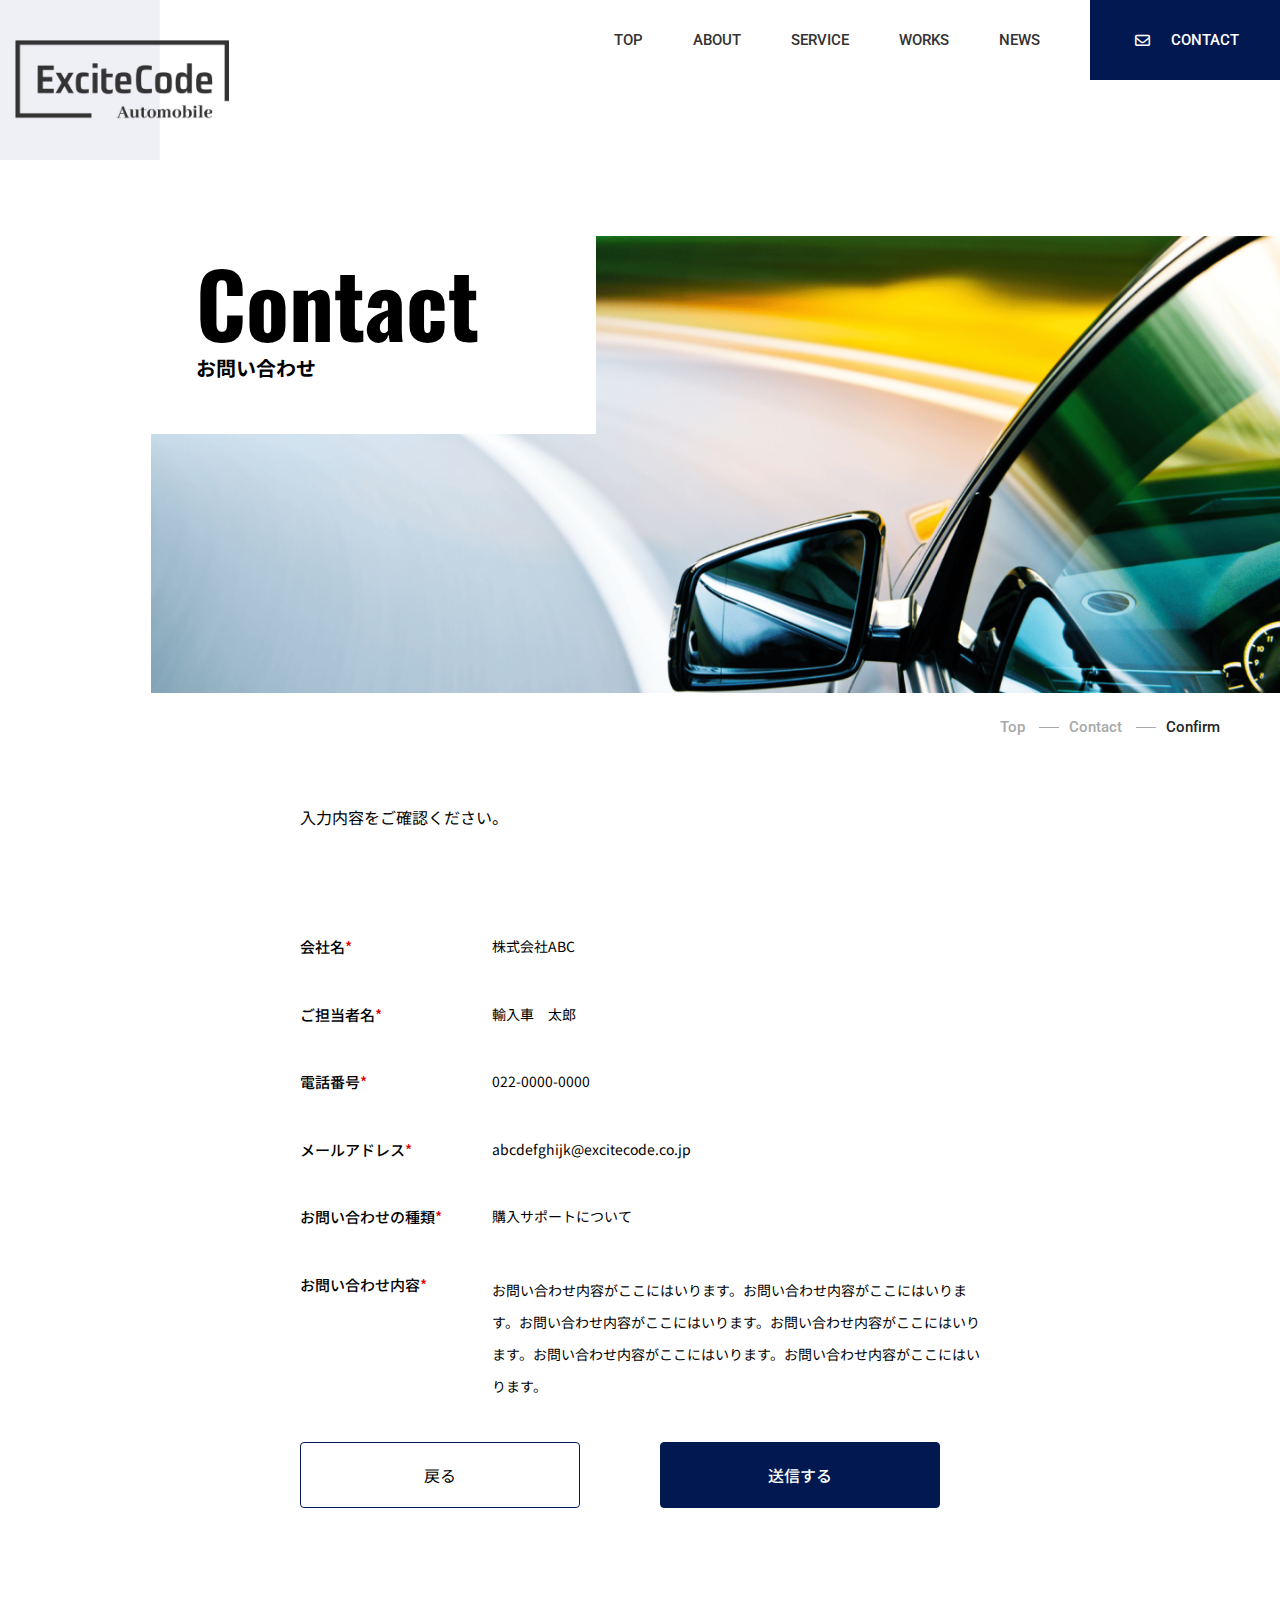
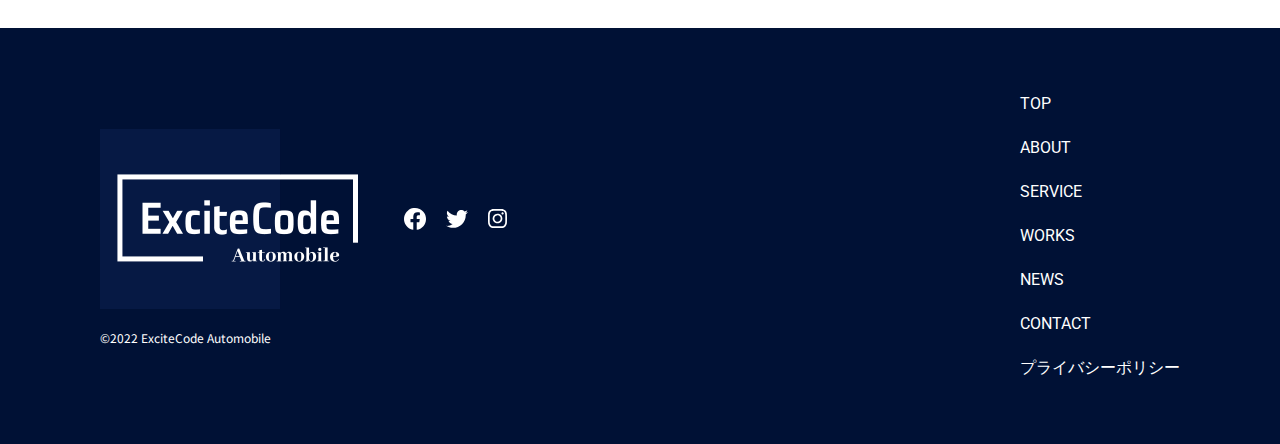
<file: contact-confirm.html>
<!DOCTYPE html>
<html lang="ja">
  <head>
    <meta charset="UTF-8">
    <meta name="viewport" content="width=device-width, initial-scale=1.0">
    <meta name="format-detection" content="telephone=no">
    <title>ExciteCode Automobile</title>
    <!-- ファビコン -->
    <link rel="icon" href="images/common/favicon.svg" type="image/svg+xml">    
    <!-- CSS -->
    <link rel="stylesheet" href="./css/style.css">
    <link
      rel="stylesheet"
      href="https://cdn.jsdelivr.net/npm/swiper@8/swiper-bundle.min.css"
    >
    <!-- google fonts -->
    <link rel="preconnect" href="https://fonts.googleapis.com">
    <link rel="preconnect" href="https://fonts.gstatic.com" crossorigin>
    <link
      href="https://fonts.googleapis.com/css2?family=Noto+Sans+JP:wght@100..900&family=Oswald:wght@200..700&family=Roboto:ital,wght@0,100..900;1,100..900&display=swap"
      rel="stylesheet"
    >
    <!-- Font Awesome -->
    <link
      rel="stylesheet"
      href="https://cdnjs.cloudflare.com/ajax/libs/font-awesome/6.5.1/css/all.min.css"
    >
  </head>
  <body>
    <header class="p-header l-header">
      <div class="p-header__inner">
        <h1 class="p-header__logo">
          <a href="./index.html">
            <img src="./images/common/logo_1.png" alt="ExciteCode Automobile">
          </a>
        </h1>
        <nav class="p-header__nav">
          <ul class="p-header__nav-list">
            <li class="p-header__nav-item u-underline__black">
              <a href="index.html">top</a>
            </li>
            <li class="p-header__nav-item u-underline__black">
              <a href="about.html">about</a>
            </li>
            <li class="p-header__nav-item u-underline__black">
              <a href="service.html">service</a>
            </li>
            <li class="p-header__nav-item u-underline__black">
              <a href="works.html">works</a>
            </li>
            <li class="p-header__nav-item u-underline__black">
              <a href="news.html">news</a>
            </li>
            <li
              class="p-header__nav-item p-header__nav-item--contact u-underline__white"
            >
              <a href="contact.html">
                <span>
                  <i class="fa-regular fa-envelope c-icon__mail"></i>
                  contact
                </span>
              </a>
            </li>
          </ul>
        </nav>
        <button class="p-header__hamburger js-hamburger">
          <span></span>
          <span></span>
          <span></span>
        </button>
        <div class="p-header__drawer js-drawer">
          <div class="p-header__drawer-logo">
            <a href="index.html">
              <img src="./images/common/logo_2.png" alt="ExciteCode Automobile ロゴ（サブ）">
            </a>
          </div>
          <nav class="p-header__drawer-nav">
            <ul class="p-header__drawer-list">
              <li class="p-header__drawer-item">
                <a href="index.html">top</a>
              </li>
              <li class="p-header__drawer-item">
                <a href="about.html">about</a>
              </li>
              <li class="p-header__drawer-item">
                <a href="service.html">service</a>
              </li>
              <li class="p-header__drawer-item">
                <a href="works.html">works</a>
              </li>
              <li class="p-header__drawer-item">
                <a href="news.html">news</a>
              </li>
              <li class="p-header__drawer-item">
                <a href="contact.html">contact</a>
              </li>
              <li class="p-header__drawer-item">
                <a href="#">プライバシーポリシー</a>
              </li>
            </ul>
            <div class="c-sns__list">
              <a href="#" class="c-sns__list-icon">
                <img src="images/common/facebook.svg" alt="facebookアイコン">
              </a>
              <a href="#" class="c-sns__list-icon">
                <img src="images/common/twitter.svg" alt="twitterアイコン">
              </a>
              <a href="#" class="c-sns__list-icon">
                <img src="images/common/instagram.svg" alt="instagramアイコン">
              </a>
            </div>
          </nav>
        </div>
      </div>
    </header>

    <main>
        <div class="c-sub-mv">
          <div class="c-sub-mv__inner">
            <h2 class="c-sub-mv__title js-fadeUp__left delay">
              contact<span>お問い合わせ</span>
            </h2>
            <div class="c-sub-mv__img js-fadeUp__bottom">
              <picture>
                <source
                  srcset="./images/common/contact_FV.png"
                  media="(min-width: 768px)"
                  type="image/jpg"
                >
                <!-- 幅768px以上なら表示 -->
                <img
                  src="./images/common/contact__FV-sp.png"
                  alt="コンタクトページ"
                >
                <!-- それ以外で表示 -->
              </picture>
            </div>
          </div>
        </div>

      <div class="p-breadcrumb l-breadcrumb">
        <div class="p-breadcrumb__inner">
          <!-- Breadcrumb NavXTで出力される部分 ここから -->
          <span>
            <a href="index.html">
              <span>top</span>
            </a>
          </span>

          <span>
            <a href="contact.html">
              <span class="prev-item">contact</span>
            </a>
          </span>

          <span>
            <span class="current-item">confirm</span>
          </span>
          <!-- Breadcrumb NavXTで出力される部分 ここまで -->
        </div>
      </div>

        <div class="p-sub-contact">
          <div class="p-sub-contact__inner p-sub-contact__inner--confirm">
            <p class="p-sub-contact__text">
              入力内容をご確認ください。
            </p>
            <form class="p-sub-contact__form-confirm" action="#">
              <dl class="p-sub-contact__form-confirm-wrap">
                <dt class="p-sub-contact__form-confirm-label">会社名<span class="p-sub-contact__form-required">*</span></dt>
                <dd class="p-sub-contact__form-confirm-input">
                  株式会社ABC
                </dd>
              </dl>
              <dl class="p-sub-contact__form-confirm-wrap">
                <dt class="p-sub-contact__form-confirm-label">ご担当者名<span class="p-sub-contact__form-required">*</span></dt>
                <dd class="p-sub-contact__form-confirm-input">輸入車　太郎</dd>
              </dl>
              <dl class="p-sub-contact__form-confirm-wrap">
                <dt class="p-sub-contact__form-confirm-label">電話番号<span class="p-sub-contact__form-required">*</span></dt>
                <dd class="p-sub-contact__form-confirm-input">022-0000-0000</dd>
              </dl>
              <dl class="p-sub-contact__form-confirm-wrap">
                <dt class="p-sub-contact__form-confirm-label">メールアドレス<span class="p-sub-contact__form-required">*</span></dt>
                <dd class="p-sub-contact__form-confirm-input">abcdefghijk@excitecode.co.jp</dd>
              </dl>
              <dl class="p-sub-contact__form-confirm-wrap">
                <dt class="p-sub-contact__form-confirm-label">お問い合わせの種類<span class="p-sub-contact__form-required">*</span></dt>
                <dd class="p-sub-contact__form-confirm-input">購入サポートについて</dd>
              </dl>
              <dl class="p-sub-contact__form-confirm-wrap">
                <dt class="p-sub-contact__form-confirm-label">お問い合わせ内容<span class="p-sub-contact__form-required">*</span></dt>
                <dd class="p-sub-contact__form-confirm-textarea">お問い合わせ内容がここにはいります。お問い合わせ内容がここにはいります。お問い合わせ内容がここにはいります。お問い合わせ内容がここにはいります。お問い合わせ内容がここにはいります。お問い合わせ内容がここにはいります。</dd>
              </dl>
              <div class="p-sub-contact__form-btn-wrap">
                <div class="p-sub-contact__form-return">
                  <input type="button" value="戻る">
                  <div class="p-sub-contact__form-return-bg"></div>
                </div>
                <div class="p-sub-contact__form-confirm-submit">
                  <input type="submit" value="送信する">
                  <div class="p-sub-contact__form-submit-bg"></div>
                </div>
              </div>
            </form>
    
          </div>
        </div>
    </main>

    <footer>

      <div class="l-footer p-footer">
        <div class="p-footer__inner">
          <div class="p-footer__left">
            <div class="p-footer__left-wrap">
              <div class="p-footer__logo">
                <a href="#">
                  <img src="images/common/logo_2.png" alt="ExciteCode Automobile ロゴ（サブ）" />
                </a>
              </div>
              <div class="c-sns__list">
                <a href="#" class="c-sns__list-icon">
                  <img
                    src="images/common/facebook.svg"
                    alt="facebookアイコン"
                  />
                </a>
                <a href="#" class="c-sns__list-icon">
                  <img src="images/common/twitter.svg" alt="twitterアイコン" />
                </a>
                <a href="#" class="c-sns__list-icon">
                  <img
                    src="images/common/instagram.svg"
                    alt="instagramアイコン"
                  />
                </a>
              </div>
            </div>
            <p class="p-footer__copyright">©2022 ExciteCode Automobile</p>
          </div>
          <div class="p-footer__right">
            <nav class="p-footer__nav">
              <ul class="p-footer__nav-items">
                <li class="p-footer__nav-item">
                  <a href="#">top</a>
                </li>
                <li class="p-footer__nav-item">
                  <a href="#">about</a>
                </li>
                <li class="p-footer__nav-item">
                  <a href="#">service</a>
                </li>
                <li class="p-footer__nav-item">
                  <a href="#">works</a>
                </li>
                <li class="p-footer__nav-item">
                  <a href="#">news</a>
                </li>
                <li class="p-footer__nav-item">
                  <a href="#">contact</a>
                </li>
                <li class="p-footer__nav-item">
                  <a href="#">プライバシーポリシー</a>
                </li>
              </ul>
            </nav>
          </div>
        </div>
      </div>
    </footer>

    <!-- JS -->
    <script src="https://ajax.googleapis.com/ajax/libs/jquery/3.6.4/jquery.min.js"></script>
    <script src="https://cdn.jsdelivr.net/npm/swiper@8/swiper-bundle.min.js"></script>
    <script src="./js/jquery.inview.min.js"></script>
    <script src="./js/script.js"></script>
  </body>
</html>
</file>
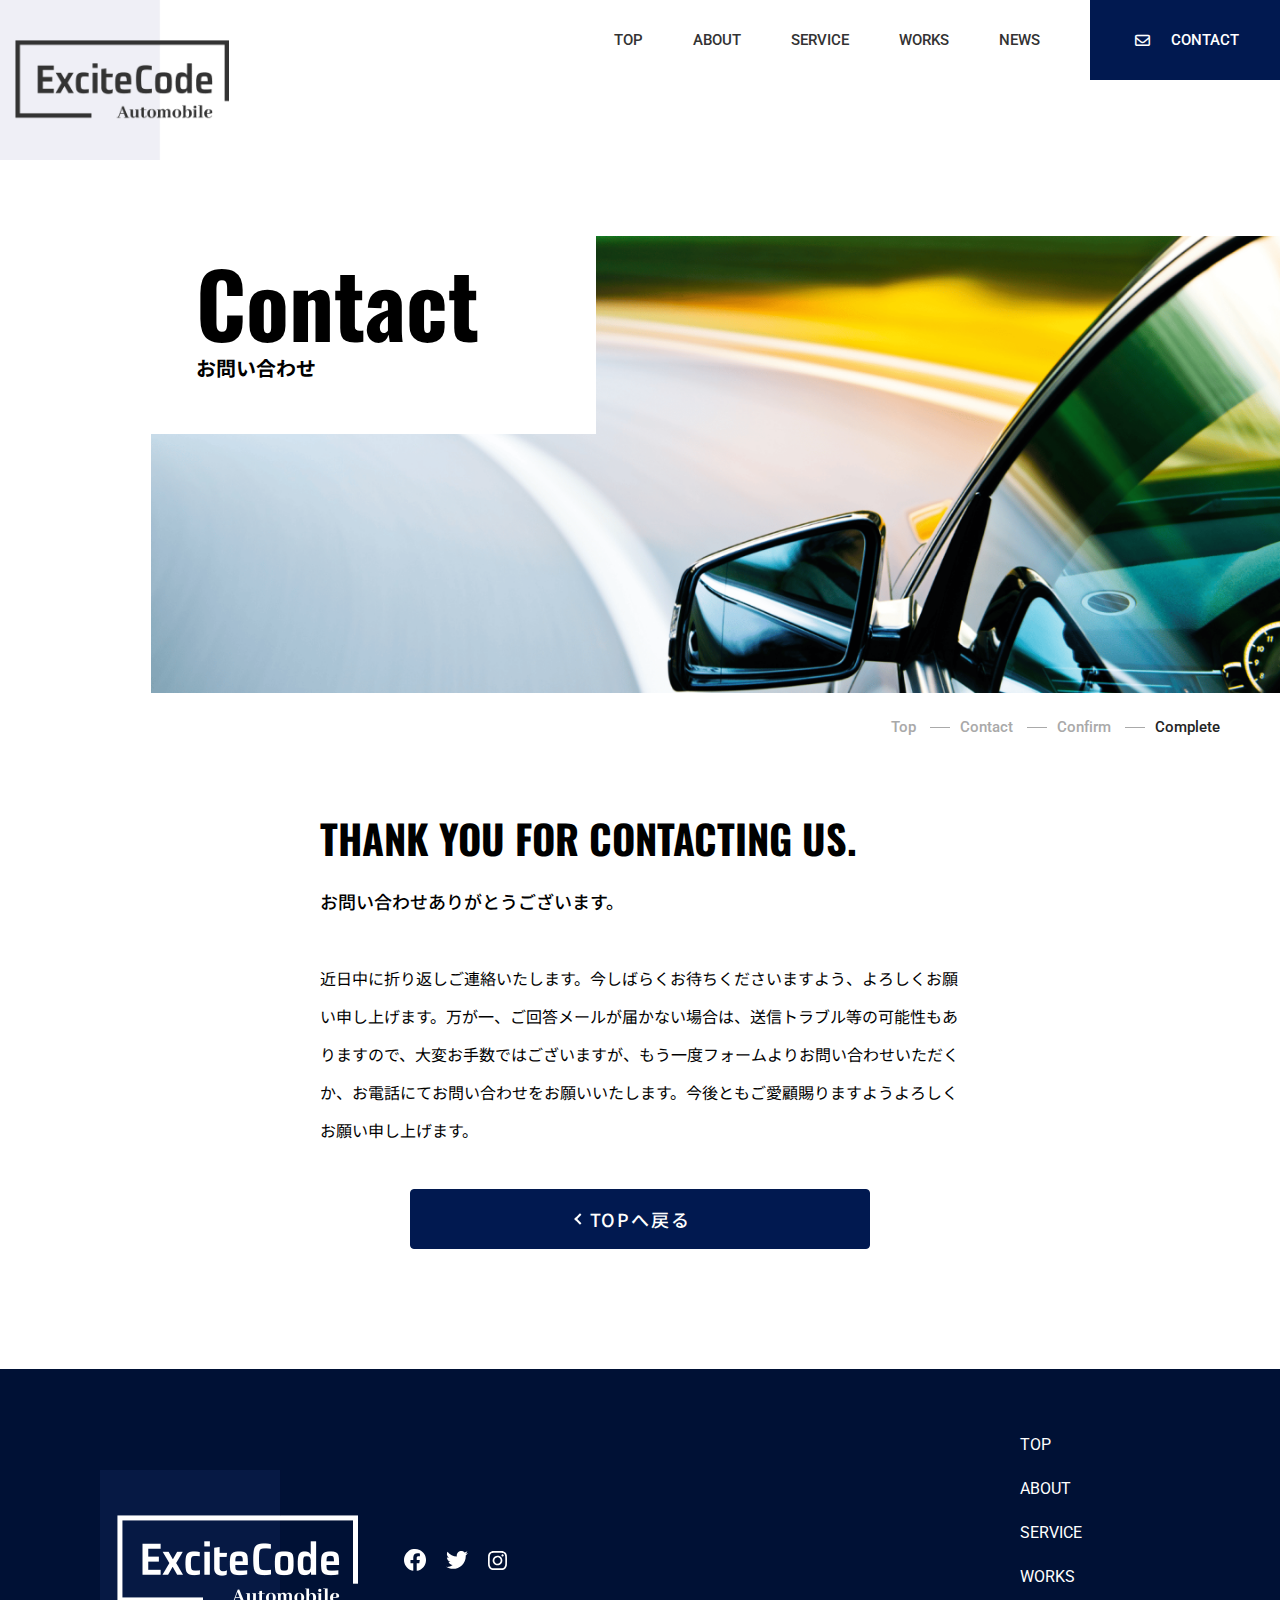
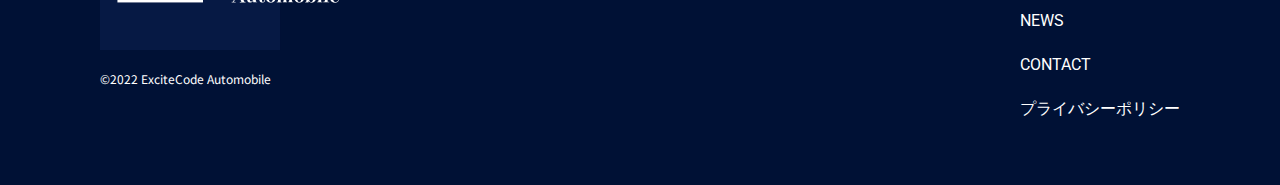
<file: contact-thanks.html>
<!DOCTYPE html>
<html lang="ja">
  <head>
    <meta charset="UTF-8">
    <meta name="viewport" content="width=device-width, initial-scale=1.0">
    <meta name="format-detection" content="telephone=no">
    <title>ExciteCode Automobile</title>
    <!-- ファビコン -->
    <link rel="icon" href="images/common/favicon.svg" type="image/svg+xml">    
    <!-- CSS -->
    <link rel="stylesheet" href="./css/style.css">
    <link
      rel="stylesheet"
      href="https://cdn.jsdelivr.net/npm/swiper@8/swiper-bundle.min.css"
    >
    <!-- google fonts -->
    <link rel="preconnect" href="https://fonts.googleapis.com">
    <link rel="preconnect" href="https://fonts.gstatic.com" crossorigin>
    <link
      href="https://fonts.googleapis.com/css2?family=Noto+Sans+JP:wght@100..900&family=Oswald:wght@200..700&family=Roboto:ital,wght@0,100..900;1,100..900&display=swap"
      rel="stylesheet"
    >
    <!-- Font Awesome -->
    <link
      rel="stylesheet"
      href="https://cdnjs.cloudflare.com/ajax/libs/font-awesome/6.5.1/css/all.min.css"
    >
  </head>
  <body>
    <header class="p-header l-header">
      <div class="p-header__inner">
        <h1 class="p-header__logo">
          <a href="index.html">
            <img src="./images/common/logo_1.png" alt="ExciteCode Automobile ロゴ">
          </a>
        </h1>
        <nav class="p-header__nav">
          <ul class="p-header__nav-list">
            <li class="p-header__nav-item u-underline__black">
              <a href="index.html">top</a>
            </li>
            <li class="p-header__nav-item u-underline__black">
              <a href="about.html">about</a>
            </li>
            <li class="p-header__nav-item u-underline__black">
              <a href="service.html">service</a>
            </li>
            <li class="p-header__nav-item u-underline__black">
              <a href="works.html">works</a>
            </li>
            <li class="p-header__nav-item u-underline__black">
              <a href="news.html">news</a>
            </li>
            <li
              class="p-header__nav-item p-header__nav-item--contact u-underline__white"
            >
              <a href="contact.html">
                <span>
                  <i class="fa-regular fa-envelope c-icon__mail"></i>
                  contact
                </span>
              </a>
            </li>
          </ul>
        </nav>
        <button class="p-header__hamburger js-hamburger">
          <span></span>
          <span></span>
          <span></span>
        </button>
        <div class="p-header__drawer js-drawer">
          <div class="p-header__drawer-logo">
            <a href="index.html">
              <img src="./images/common/logo_2.png" alt="ExciteCode Automobile ロゴ（サブ）">
            </a>
          </div>
          <nav class="p-header__drawer-nav">
            <ul class="p-header__drawer-list">
              <li class="p-header__drawer-item">
                <a href="index.html">top</a>
              </li>
              <li class="p-header__drawer-item">
                <a href="about.html">about</a>
              </li>
              <li class="p-header__drawer-item">
                <a href="service.html">service</a>
              </li>
              <li class="p-header__drawer-item">
                <a href="works.html">works</a>
              </li>
              <li class="p-header__drawer-item">
                <a href="news.html">news</a>
              </li>
              <li class="p-header__drawer-item">
                <a href="contact.html">contact</a>
              </li>
              <li class="p-header__drawer-item">
                <a href="#">プライバシーポリシー</a>
              </li>
            </ul>
            <div class="c-sns__list">
              <a href="#" class="c-sns__list-icon">
                <img src="images/common/facebook.svg" alt="facebookアイコン">
              </a>
              <a href="#" class="c-sns__list-icon">
                <img src="images/common/twitter.svg" alt="twitterアイコン">
              </a>
              <a href="#" class="c-sns__list-icon">
                <img src="images/common/instagram.svg" alt="instagramアイコン">
              </a>
            </div>
          </nav>
        </div>
      </div>
    </header>

    <main>
      <section>
        <div class="c-sub-mv">
          <div class="c-sub-mv__inner">
            <h2 class="c-sub-mv__title js-fadeUp__left delay">
              contact<span>お問い合わせ</span>
            </h2>
            <div class="c-sub-mv__img js-fadeUp__bottom">
              <picture>
                <source
                  srcset="./images/common/contact_FV.png"
                  media="(min-width: 768px)"
                  type="image/jpg"
                >
                <!-- 幅768px以上なら表示 -->
                <img
                  src="./images/common/contact__FV-sp.png"
                  alt="コンタクトページ"
                >
                <!-- それ以外で表示 -->
              </picture>
            </div>
          </div>
        </div>
      </section>

      <div class="p-breadcrumb l-breadcrumb">
        <div class="p-breadcrumb__inner">
          <!-- Breadcrumb NavXTで出力される部分 ここから -->
          <span>
            <a href="index.html">
              <span>top</span>
            </a>
          </span>

          <span>
            <a href="contact.html">
              <span class="prev-item">contact</span>
            </a>
          </span>

          <span>
            <a href="contact-confirm.html">
              <span class="prev-item">confirm</span>
            </a>
          </span>

          <span>
            <span class="current-item">complete</span>
          </span>
          <!-- Breadcrumb NavXTで出力される部分 ここまで -->
        </div>
      </div>

      <section>
        <div class="p-sub-contact p-sub-contact--thanks">
          <div class="p-sub-contact__inner">
            <h2 class="p-sub-contact__thanks-title">
              THANK YOU FOR CONTACTING US.
            </h2>
            <p class="p-sub-contact__thanks-subtitle">
              お問い合わせありがとうございます。
            </p>
            <p class="p-sub-contact__thanks-text">
              近日中に折り返しご連絡いたします。<br>今しばらくお待ちくださいますよう、よろしくお願い申し上げます。<br>万が一、ご回答メールが届かない場合は、送信トラブル等の可能性もありますので、大変お手数ではございますが、もう一度フォームよりお問い合わせいただくか、お電話にてお問い合わせをお願いいたします。<br>今後ともご愛顧賜りますようよろしくお願い申し上げます。
            </p>
            <div class="p-sub-contact__thanks-btn">
              <a href="index.html" class="c-btn c-btn--contact-prev">
                TOPへ戻る
              </a>
            </div>
          </div>
        </div>
      </section>
    </main>

    <footer>

      <div class="l-footer p-footer">
        <div class="p-footer__inner">
          <div class="p-footer__left">
            <div class="p-footer__left-wrap">
              <div class="p-footer__logo">
                <a href="#">
                  <img src="images/common/logo_2.png" alt="ExciteCode Automobile ロゴ（サブ）">
                </a>
              </div>
              <div class="c-sns__list">
                <a href="#" class="c-sns__list-icon">
                  <img
                    src="images/common/facebook.svg"
                    alt="facebookアイコン"
                  >
                </a>
                <a href="#" class="c-sns__list-icon">
                  <img src="images/common/twitter.svg" alt="twitterアイコン">
                </a>
                <a href="#" class="c-sns__list-icon">
                  <img
                    src="images/common/instagram.svg"
                    alt="instagramアイコン"
                  >
                </a>
              </div>
            </div>
            <p class="p-footer__copyright">©2022 ExciteCode Automobile</p>
          </div>
          <div class="p-footer__right">
            <nav class="p-footer__nav">
              <ul class="p-footer__nav-items">
                <li class="p-footer__nav-item">
                  <a href="index.html">top</a>
                </li>
                <li class="p-footer__nav-item">
                  <a href="about.html">about</a>
                </li>
                <li class="p-footer__nav-item">
                  <a href="service.html">service</a>
                </li>
                <li class="p-footer__nav-item">
                  <a href="works.html">works</a>
                </li>
                <li class="p-footer__nav-item">
                  <a href="news.html">news</a>
                </li>
                <li class="p-footer__nav-item">
                  <a href="contact.html">contact</a>
                </li>
                <li class="p-footer__nav-item">
                  <a href="#">プライバシーポリシー</a>
                </li>
              </ul>
            </nav>
          </div>
        </div>
      </div>
    </footer>

    <!-- JS -->
    <script src="https://ajax.googleapis.com/ajax/libs/jquery/3.6.4/jquery.min.js"></script>
    <script src="https://cdn.jsdelivr.net/npm/swiper@8/swiper-bundle.min.js"></script>
    <script src="./js/jquery.inview.min.js"></script>
    <script src="./js/script.js"></script>
  </body>
</html>
</file>
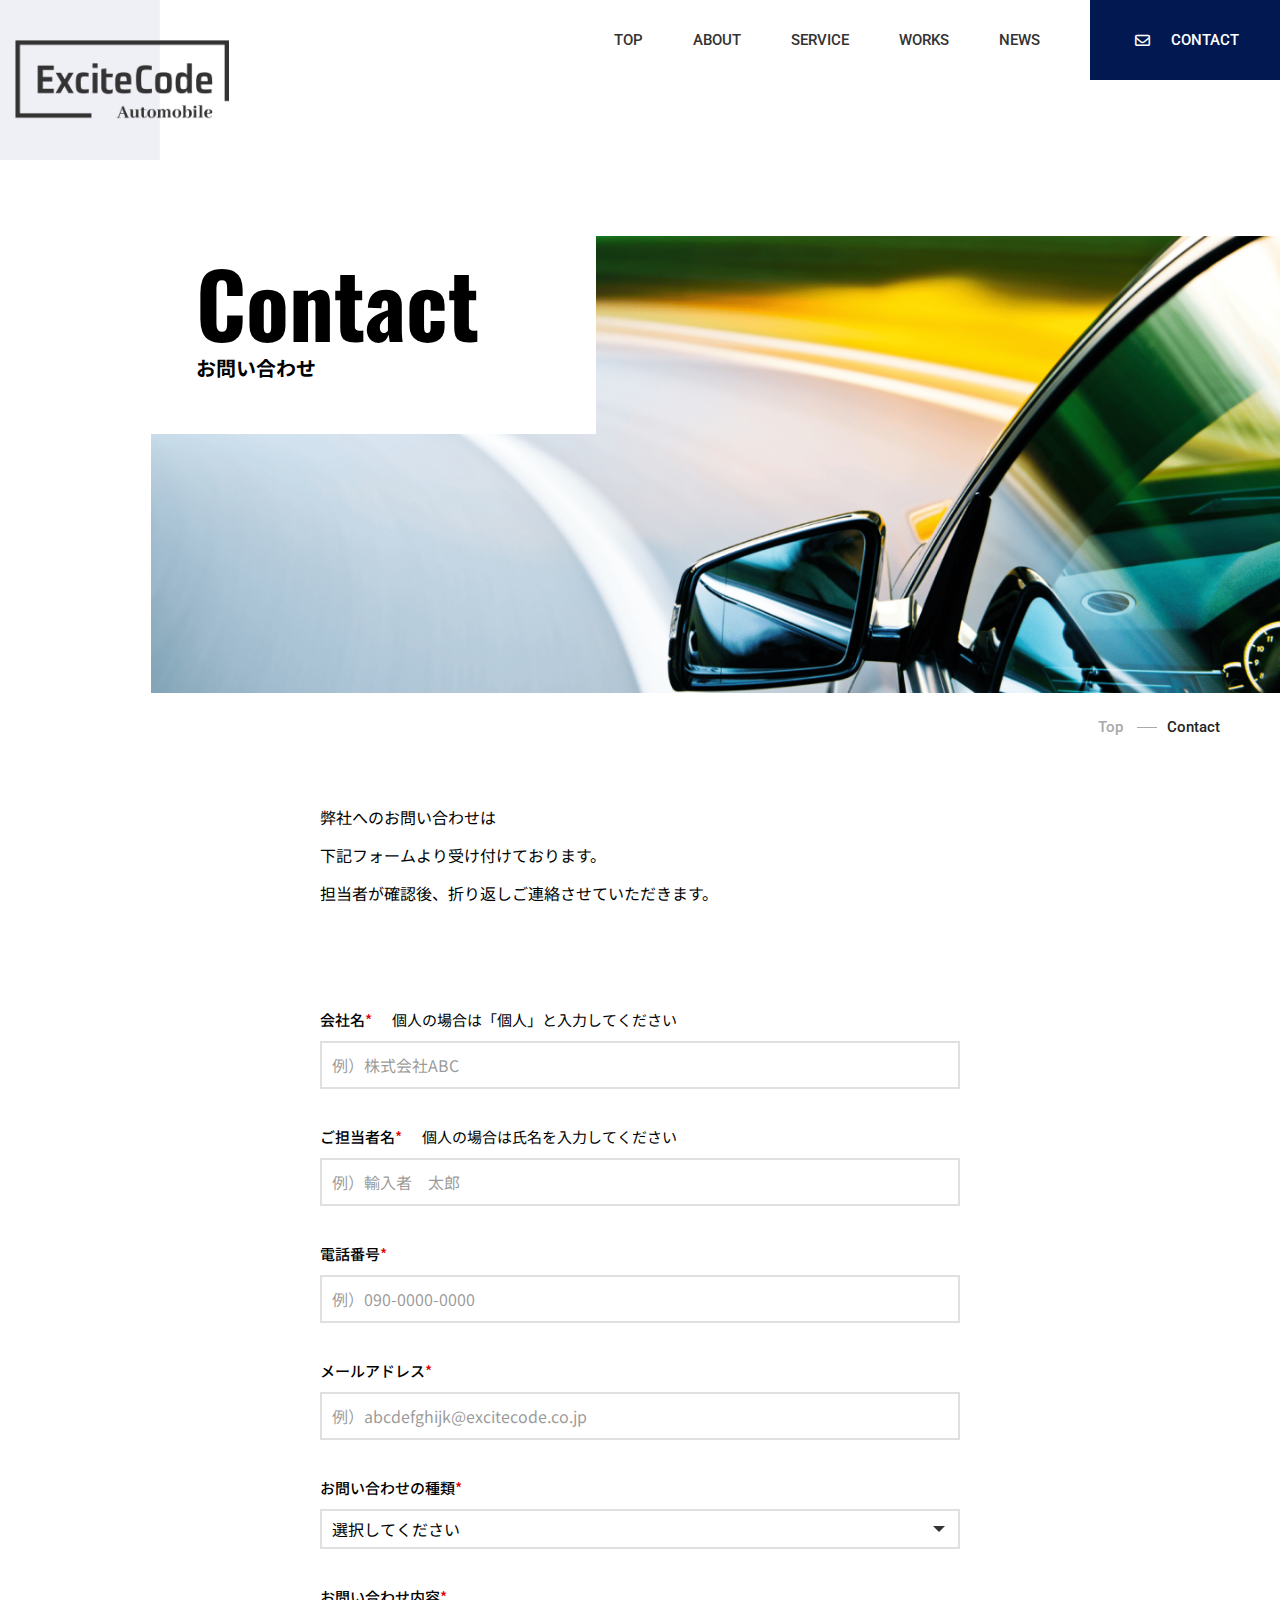
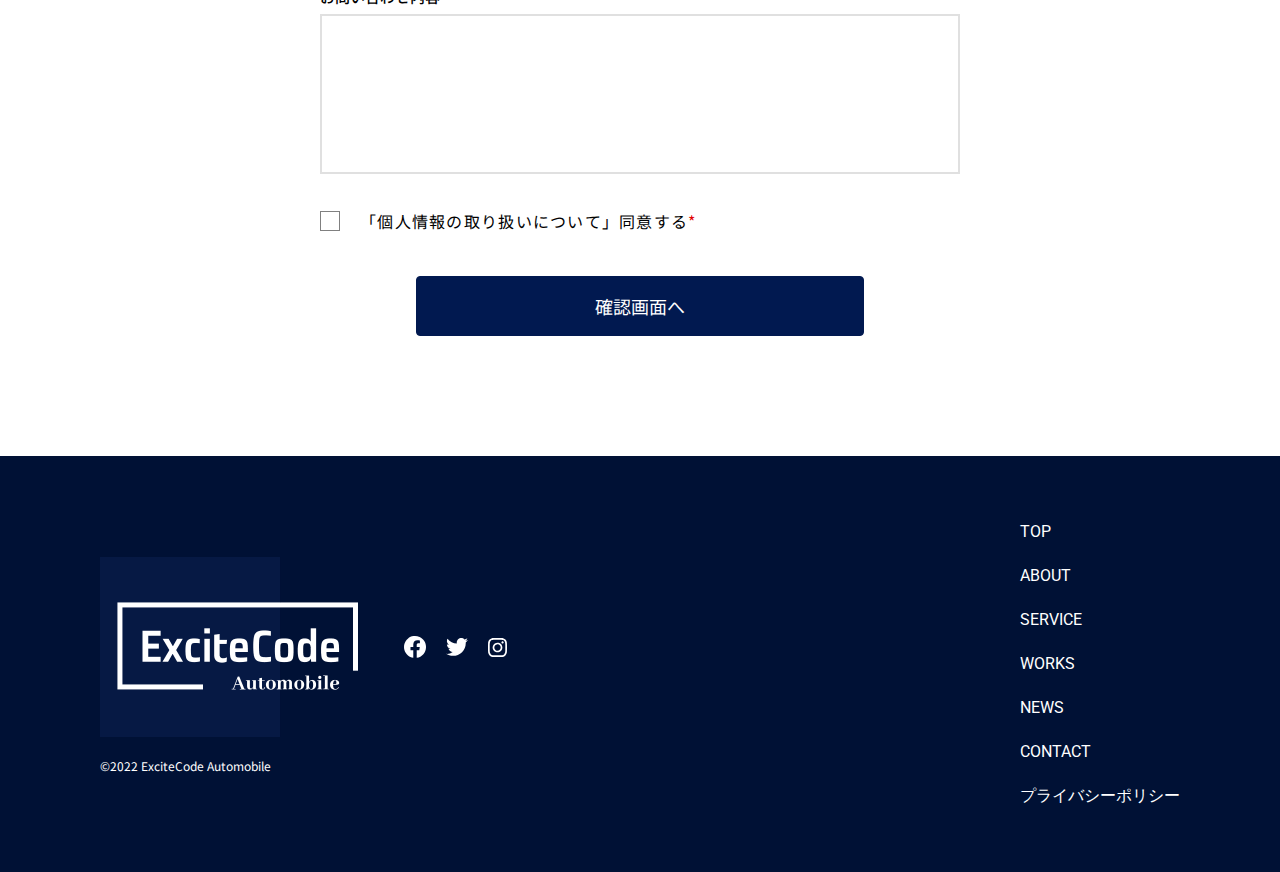
<file: contact.html>
<!DOCTYPE html>
<html lang="ja">
  <head>
    <meta charset="UTF-8" />
    <meta name="viewport" content="width=device-width, initial-scale=1.0" />
    <meta name="format-detection" content="telephone=no" />
    <title>ExciteCode Automobile</title>
    <!-- ファビコン -->
    <link rel="icon" href="images/common/favicon.svg" type="image/svg+xml" />
    <!-- CSS -->
    <link rel="stylesheet" href="./css/style.css" />
    <link
      rel="stylesheet"
      href="https://cdn.jsdelivr.net/npm/swiper@8/swiper-bundle.min.css"
    />
    <!-- google fonts -->
    <link rel="preconnect" href="https://fonts.googleapis.com" />
    <link rel="preconnect" href="https://fonts.gstatic.com" crossorigin />
    <link
      href="https://fonts.googleapis.com/css2?family=Noto+Sans+JP:wght@100..900&family=Oswald:wght@200..700&family=Roboto:ital,wght@0,100..900;1,100..900&display=swap"
      rel="stylesheet"
    />
    <!-- Font Awesome -->
    <link
      rel="stylesheet"
      href="https://cdnjs.cloudflare.com/ajax/libs/font-awesome/6.5.1/css/all.min.css"
    />
  </head>
  <body>
    <header class="p-header l-header">
      <div class="p-header__inner">
        <h1 class="p-header__logo">
          <a href="index.html">
            <img
              src="./images/common/logo_1.png"
              alt="ExciteCode Automobile ロゴ"
            />
          </a>
        </h1>
        <nav class="p-header__nav">
          <ul class="p-header__nav-list">
            <li class="p-header__nav-item u-underline__black">
              <a href="index.html">top</a>
            </li>
            <li class="p-header__nav-item u-underline__black">
              <a href="about.html">about</a>
            </li>
            <li class="p-header__nav-item u-underline__black">
              <a href="service.html">service</a>
            </li>
            <li class="p-header__nav-item u-underline__black">
              <a href="works.html">works</a>
            </li>
            <li class="p-header__nav-item u-underline__black">
              <a href="news.html">news</a>
            </li>
            <li
              class="p-header__nav-item p-header__nav-item--contact u-underline__white"
            >
              <a href="contact.html">
                <span>
                  <i class="fa-regular fa-envelope c-icon__mail"></i>
                  contact
                </span>
              </a>
            </li>
          </ul>
        </nav>
        <button class="p-header__hamburger js-hamburger">
          <span></span>
          <span></span>
          <span></span>
        </button>
        <div class="p-header__drawer js-drawer">
          <div class="p-header__drawer-logo">
            <a href="index.html">
              <img
                src="./images/common/logo_2.png"
                alt="ExciteCode Automobile ロゴ（サブ）"
              />
            </a>
          </div>
          <nav class="p-header__drawer-nav">
            <ul class="p-header__drawer-list">
              <li class="p-header__drawer-item">
                <a href="index.html">top</a>
              </li>
              <li class="p-header__drawer-item">
                <a href="about.html">about</a>
              </li>
              <li class="p-header__drawer-item">
                <a href="service.html">service</a>
              </li>
              <li class="p-header__drawer-item">
                <a href="works.html">works</a>
              </li>
              <li class="p-header__drawer-item">
                <a href="news.html">news</a>
              </li>
              <li class="p-header__drawer-item">
                <a href="contact.html">contact</a>
              </li>
              <li class="p-header__drawer-item">
                <a href="#">プライバシーポリシー</a>
              </li>
            </ul>
            <div class="c-sns__list">
              <a href="#" class="c-sns__list-icon">
                <img src="images/common/facebook.svg" alt="facebookアイコン" />
              </a>
              <a href="#" class="c-sns__list-icon">
                <img src="images/common/twitter.svg" alt="twitterアイコン" />
              </a>
              <a href="#" class="c-sns__list-icon">
                <img
                  src="images/common/instagram.svg"
                  alt="instagramアイコン"
                />
              </a>
            </div>
          </nav>
        </div>
      </div>
    </header>

    <main>
      <div class="c-sub-mv">
        <div class="c-sub-mv__inner">
          <h2 class="c-sub-mv__title js-fadeUp__left delay">
            contact<span>お問い合わせ</span>
          </h2>
          <div class="c-sub-mv__img js-fadeUp__bottom">
            <picture>
              <source
                srcset="./images/common/contact_FV.png"
                media="(min-width: 768px)"
                type="image/jpg"
              />
              <!-- 幅768px以上なら表示 -->
              <img
                src="./images/common/contact__FV-sp.png"
                alt="コンタクトページ"
              />
              <!-- それ以外で表示 -->
            </picture>
          </div>
        </div>
      </div>

      <div class="p-breadcrumb l-breadcrumb">
        <div class="p-breadcrumb__inner">
          <!-- Breadcrumb NavXTで出力される部分 ここから -->
          <span>
            <a href="index.html">
              <span>top</span>
            </a>
          </span>

          <span>
            <span class="current-item">contact</span>
          </span>
          <!-- Breadcrumb NavXTで出力される部分 ここまで -->
        </div>
      </div>

      <div class="p-sub-contact">
        <div class="p-sub-contact__inner">
          <p class="p-sub-contact__text">
            弊社へのお問い合わせは<br />
            下記フォームより受け付けております。<br />
            担当者が確認後、折り返しご連絡させていただきます。
          </p>
          <form class="p-sub-contact__form" action="#">
            <dl class="p-sub-contact__form-wrap">
              <dt class="p-sub-contact__form-label">
                <label for="company"
                  >会社名<span class="p-sub-contact__form-required">*</span
                  ><span class="p-sub-contact__form-text"
                    >個人の場合は「個人」と入力してください</span
                  ></label
                >
              </dt>
              <dd class="p-sub-contact__form-input">
                <input
                  type="text"
                  id="company"
                  name="company"
                  placeholder="例）株式会社ABC"
                />
              </dd>
            </dl>
            <dl class="p-sub-contact__form-wrap">
              <dt class="p-sub-contact__form-label">
                <label for="person"
                  >ご担当者名<span class="p-sub-contact__form-required">*</span
                  ><span class="p-sub-contact__form-text"
                    >個人の場合は氏名を入力してください</span
                  ></label
                >
              </dt>
              <dd class="p-sub-contact__form-input">
                <input
                  type="text"
                  id="person"
                  name="person"
                  placeholder="例）輸入者　太郎"
                />
              </dd>
            </dl>
            <dl class="p-sub-contact__form-wrap">
              <dt class="p-sub-contact__form-label">
                <label for="tel"
                  >電話番号<span class="p-sub-contact__form-required"
                    >*</span
                  ></label
                >
              </dt>
              <dd class="p-sub-contact__form-input">
                <input
                  type="tel"
                  id="tel"
                  name="tel"
                  placeholder="例）090-0000-0000"
                />
              </dd>
            </dl>
            <dl class="p-sub-contact__form-wrap">
              <dt class="p-sub-contact__form-label">
                <label for="email"
                  >メールアドレス<span class="p-sub-contact__form-required"
                    >*</span
                  ></label
                >
              </dt>
              <dd class="p-sub-contact__form-input">
                <input
                  type="email"
                  id="email"
                  name="email"
                  placeholder="例）abcdefghijk@excitecode.co.jp"
                />
              </dd>
            </dl>

            <dl class="p-sub-contact__form-wrap">
              <dt class="p-sub-contact__form-label">
                <label for="category"
                  >お問い合わせの種類<span class="p-sub-contact__form-required"
                    >*</span
                  ></label
                >
              </dt>
              <dd class="p-sub-contact__form-input p-sub-contact__form-select">
                <select id="category" name="category">
                  <option hidden>選択してください</option>
                  <option value="修理">修理</option>
                  <option value="点検">点検</option>
                  <option value="見積もり">見積もり</option>
                  <option value="その他">その他</option>
                </select>
              </dd>
            </dl>
            <dl class="p-sub-contact__form-wrap">
              <dt class="p-sub-contact__form-label">
                <label for="message"
                  >お問い合わせ内容<span class="p-sub-contact__form-required"
                    >*</span
                  ></label
                >
              </dt>
              <dd class="p-sub-contact__form-textarea">
                <textarea id="message" name="message"></textarea>
              </dd>
            </dl>
            <div class="p-sub-contact__form-privacy">
              <label for="privacy-policy">
                <input
                  type="checkbox"
                  id="privacy-policy"
                  name="privacy-policy"
                  value="agree"
                />
                <span>「個人情報の取り扱いについて」同意する</span
                ><span class="p-sub-contact__form-required">*</span>
              </label>
            </div>
            <div class="p-sub-contact__form-submit">
              <input type="submit" value="確認画面へ" />
            </div>
          </form>
        </div>
      </div>
    </main>

    <footer>
      <div class="l-footer p-footer">
        <div class="p-footer__inner">
          <div class="p-footer__left">
            <div class="p-footer__left-wrap">
              <div class="p-footer__logo">
                <a href="index.html">
                  <img
                    src="images/common/logo_2.png"
                    alt="ExciteCode Automobile ロゴ（サブ）"
                  />
                </a>
              </div>
              <div class="c-sns__list">
                <a href="#" class="c-sns__list-icon">
                  <img
                    src="images/common/facebook.svg"
                    alt="facebookアイコン"
                  />
                </a>
                <a href="#" class="c-sns__list-icon">
                  <img src="images/common/twitter.svg" alt="twitterアイコン" />
                </a>
                <a href="#" class="c-sns__list-icon">
                  <img
                    src="images/common/instagram.svg"
                    alt="instagramアイコン"
                  />
                </a>
              </div>
            </div>
            <p class="p-footer__copyright">©2022 ExciteCode Automobile</p>
          </div>
          <div class="p-footer__right">
            <nav class="p-footer__nav">
              <ul class="p-footer__nav-items">
                <li class="p-footer__nav-item">
                  <a href="index.html">top</a>
                </li>
                <li class="p-footer__nav-item">
                  <a href="about.html">about</a>
                </li>
                <li class="p-footer__nav-item">
                  <a href="service.html">service</a>
                </li>
                <li class="p-footer__nav-item">
                  <a href="works.html">works</a>
                </li>
                <li class="p-footer__nav-item">
                  <a href="news.html">news</a>
                </li>
                <li class="p-footer__nav-item">
                  <a href="contact.html">contact</a>
                </li>
                <li class="p-footer__nav-item">
                  <a href="#">プライバシーポリシー</a>
                </li>
              </ul>
            </nav>
          </div>
        </div>
      </div>
    </footer>

    <!-- JS -->
    <script src="https://ajax.googleapis.com/ajax/libs/jquery/3.6.4/jquery.min.js"></script>
    <script src="https://cdn.jsdelivr.net/npm/swiper@8/swiper-bundle.min.js"></script>
    <script src="./js/jquery.inview.min.js"></script>
    <script src="./js/script.js"></script>
  </body>
</html>
</file>
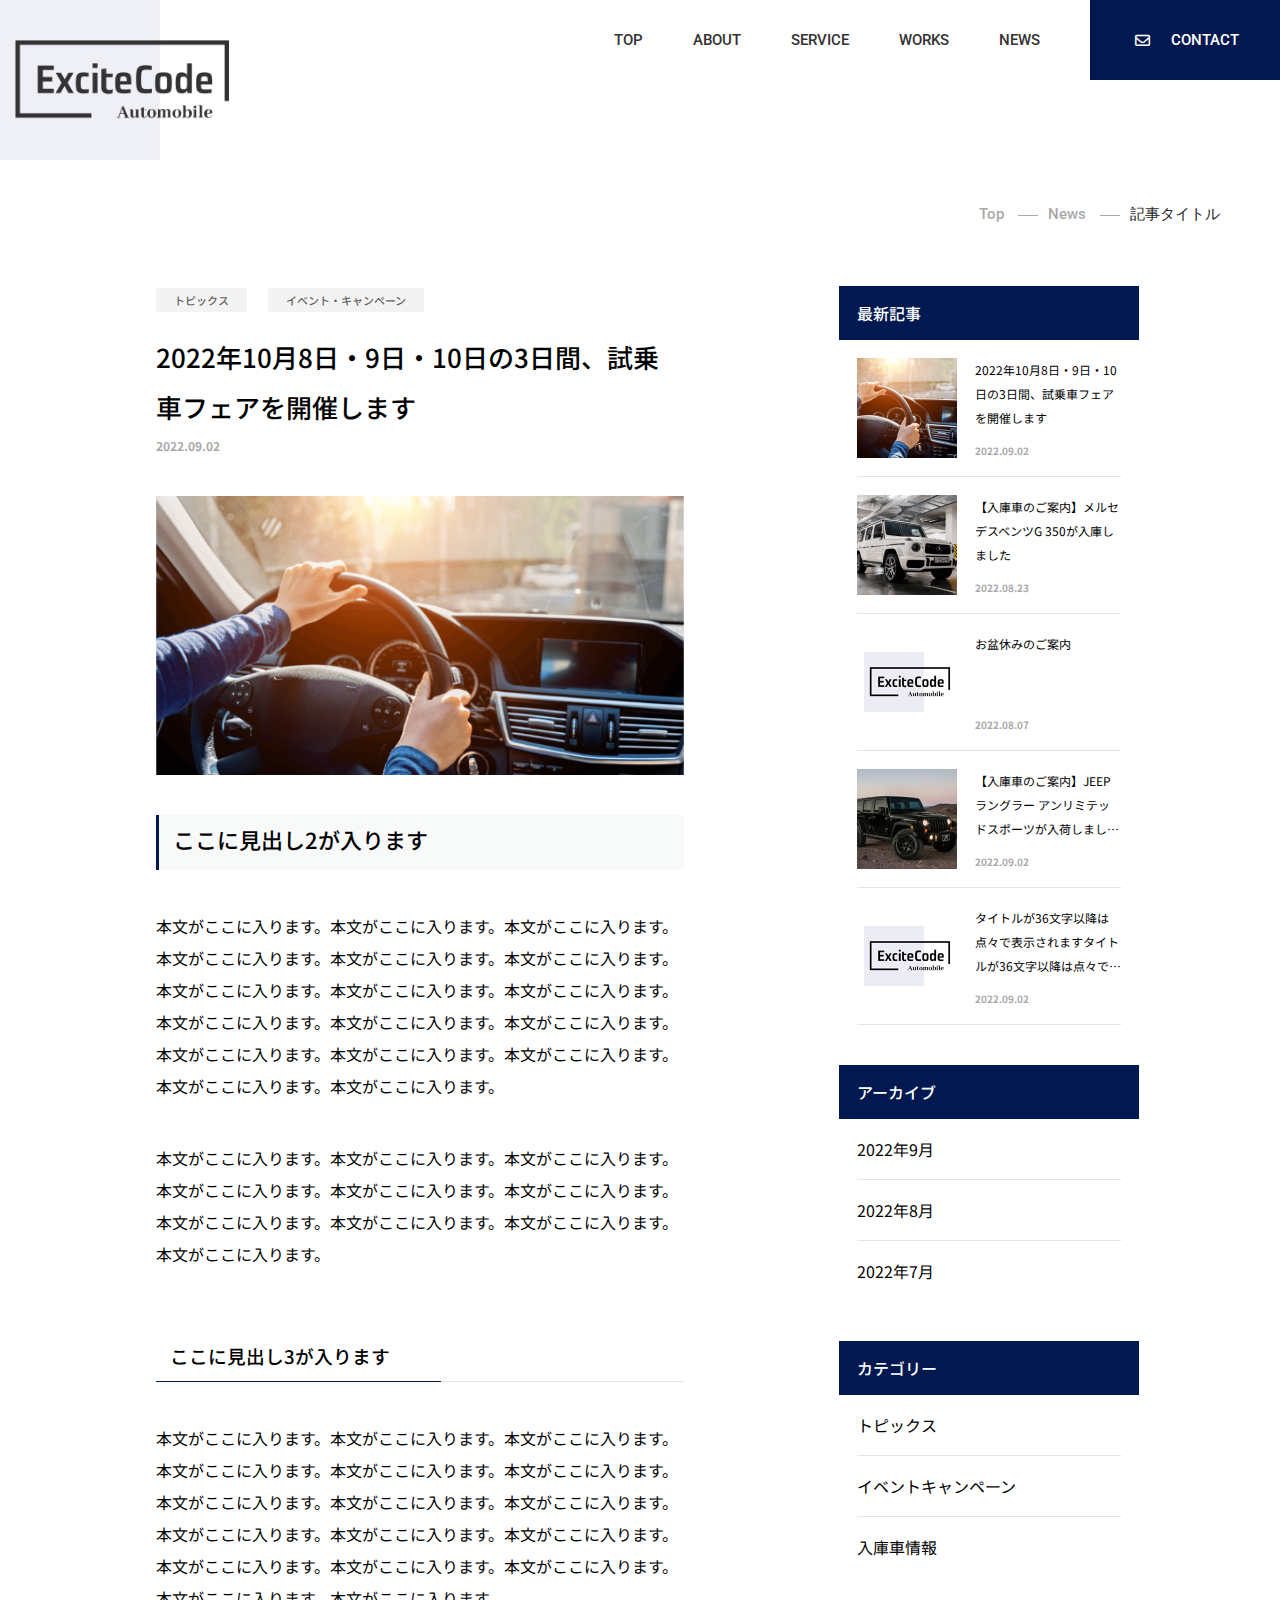
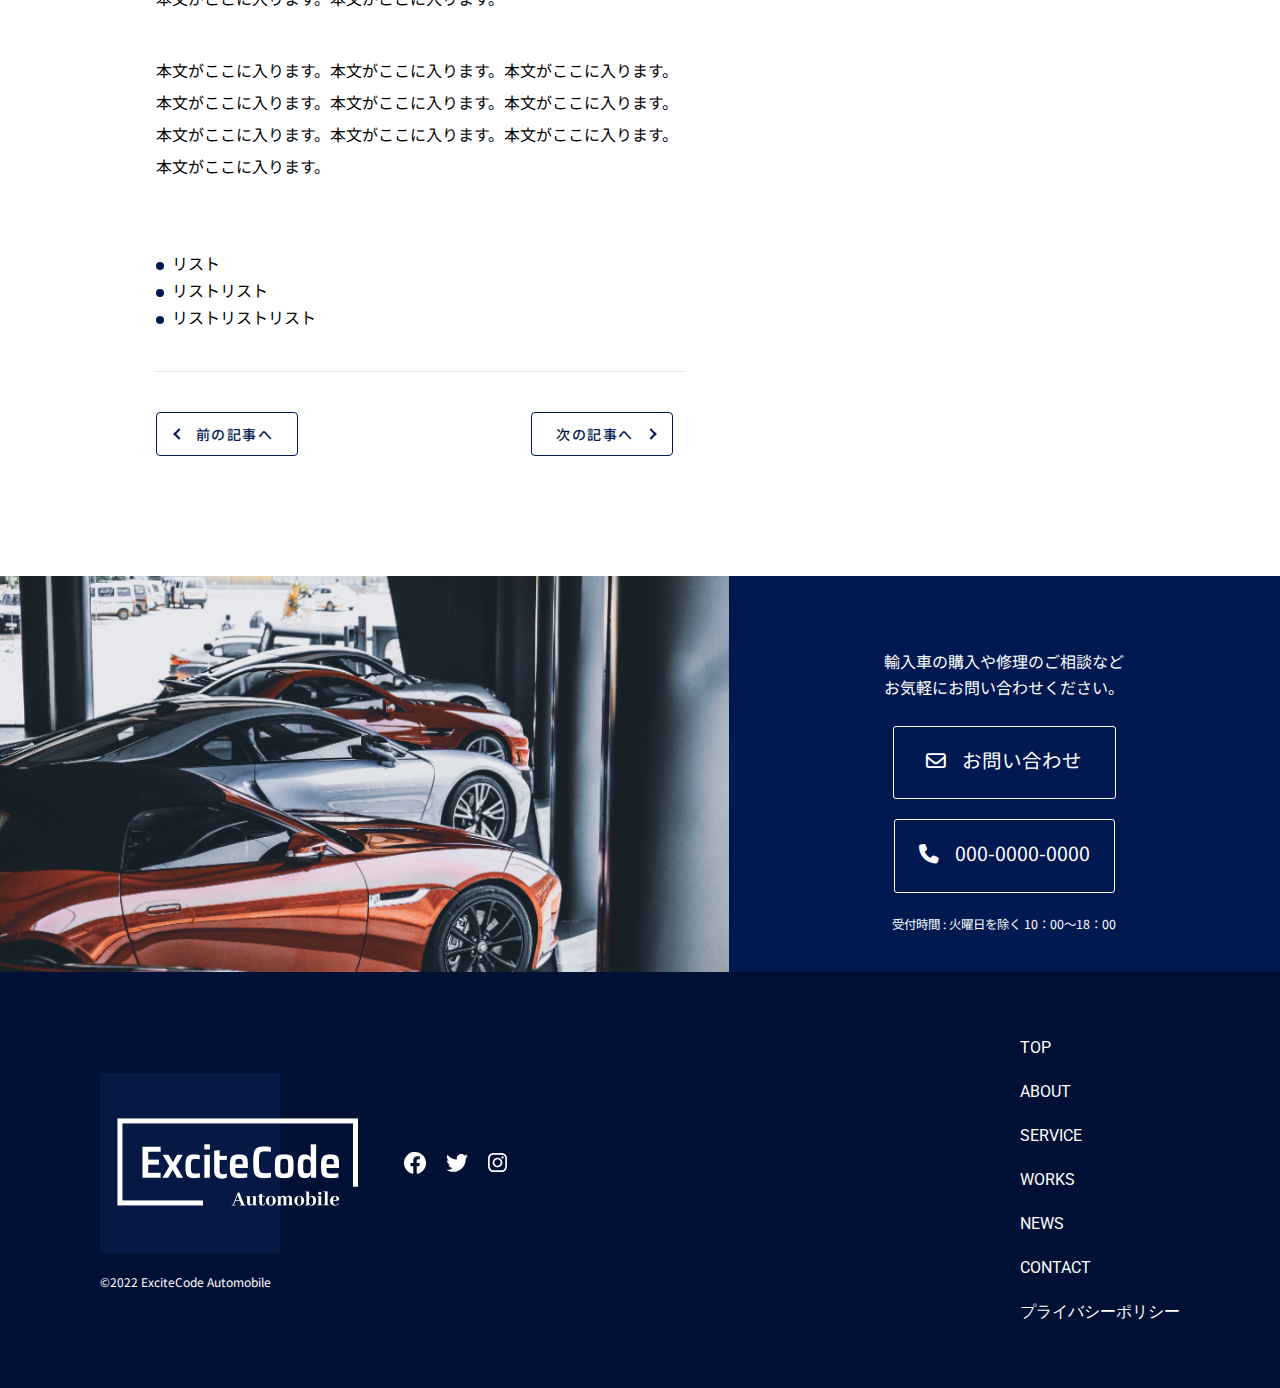
<file: news-detail.html>
<!DOCTYPE html>
<html lang="ja">
  <head>
    <meta charset="UTF-8">
    <meta name="viewport" content="width=device-width, initial-scale=1.0">
    <meta name="format-detection" content="telephone=no">
    <title>ExciteCode Automobile</title>
    <!-- ファビコン -->
    <link rel="icon" href="./images/common/favicon.svg" type="image/svg+xml">    
    <!-- CSS -->
    <link rel="stylesheet" href="./css/style.css">
    <link
      rel="stylesheet"
      href="https://cdn.jsdelivr.net/npm/swiper@8/swiper-bundle.min.css"
    >
    <!-- google fonts -->
    <link rel="preconnect" href="https://fonts.googleapis.com">
    <link rel="preconnect" href="https://fonts.gstatic.com" crossorigin>
    <link
      href="https://fonts.googleapis.com/css2?family=Noto+Sans+JP:wght@100..900&family=Oswald:wght@200..700&family=Roboto:ital,wght@0,100..900;1,100..900&display=swap"
      rel="stylesheet"
    >
    <!-- Font Awesome -->
    <link
      rel="stylesheet"
      href="https://cdnjs.cloudflare.com/ajax/libs/font-awesome/6.5.1/css/all.min.css"
    >
  </head>
  <body>
    <header class="p-header l-header">
      <div class="p-header__inner">
        <h1 class="p-header__logo">
          <a href="index.html">
            <img src="./images/common/logo_1.png" alt="ExciteCode Automobile ロゴ">
          </a>
        </h1>
        <nav class="p-header__nav">
          <ul class="p-header__nav-list">
            <li class="p-header__nav-item u-underline__black">
              <a href="index.html">top</a>
            </li>
            <li class="p-header__nav-item u-underline__black">
              <a href="about.html">about</a>
            </li>
            <li class="p-header__nav-item u-underline__black">
              <a href="service.html">service</a>
            </li>
            <li class="p-header__nav-item u-underline__black">
              <a href="works.html">works</a>
            </li>
            <li class="p-header__nav-item u-underline__black">
              <a href="news.html">news</a>
            </li>
            <li class="p-header__nav-item p-header__nav-item--contact u-underline__white">
              <a href="contact.html">
                <span>
                  <i class="fa-regular fa-envelope c-icon__mail"></i>
                  contact
                </span>
              </a>
            </li>
          </ul>
        </nav>
        <button class="p-header__hamburger js-hamburger" aria-label="メニューを開く">
          <span></span>
          <span></span>
          <span></span>
        </button>
        <div class="p-header__drawer js-drawer" aria-hidden="true">
          <div class="p-header__drawer-logo">
            <a href="index.html">
              <img src="./images/common/logo_2.png" alt="ExciteCode Automobile ロゴ（サブ）">
            </a>
          </div>
          <nav class="p-header__drawer-nav">
            <ul class="p-header__drawer-list">
              <li class="p-header__drawer-item">
                <a href="index.html">top</a>
              </li>
              <li class="p-header__drawer-item">
                <a href="about.html">about</a>
              </li>
              <li class="p-header__drawer-item">
                <a href="service.html">service</a>
              </li>
              <li class="p-header__drawer-item">
                <a href="works.html">works</a>
              </li>
              <li class="p-header__drawer-item">
                <a href="news.html">news</a>
              </li>
              <li class="p-header__drawer-item">
                <a href="contact.html">contact</a>
              </li>
              <li class="p-header__drawer-item">
                <a href="#">プライバシーポリシー</a>
              </li>
            </ul>
            <div class="c-sns__list">
              <a href="#" class="c-sns__list-icon">
                <img src="./images/common/facebook.svg" alt="facebookアイコン">
              </a>
              <a href="#" class="c-sns__list-icon">
                <img src="./images/common/twitter.svg" alt="twitterアイコン">
              </a>
              <a href="#" class="c-sns__list-icon">
                <img src="./images/common/instagram.svg" alt="instagramアイコン">
              </a>
            </div>
          </nav>
        </div>
      </div>
    </header>

    <div class="p-breadcrumb l-breadcrumb l-breadcrumb--detail">
      <div class="p-breadcrumb__inner">
        <!-- Breadcrumb NavXTで出力される部分 ここから -->
        <span>
          <a href="index.html">
            <span>top</span>
          </a>
        </span>
        <span>
          <a href="news.html">
            <span class="prev-item">news</span>
          </a>
        </span>
        <span>
          <span class="current-item">記事タイトル</span>
        </span>
        <!-- Breadcrumb NavXTで出力される部分 ここまで -->
      </div>
    </div>

    <div class="l-two-column">
      <main>
        <!-- メインコンテンツ -->
        <div class="l-two-column__main">
          <div class="p-news__detail p-news-detail">
            <div class="p-news__detail-category">
              <div class="c-category c-category--news">
                <a href="news.html">トピックス</a>
              </div>
              <div class="c-category c-category--news">
                <a href="news.html">イベント・キャンペーン</a>
              </div>
            </div>
            <div class="p-news-detail__title">
              <h2>2022年10月8日・9日・10日の3日間、試乗車フェアを開催します</h2>
            </div>
            <time class="c-date p-news-detail__date" datetime="2022-09-02">2022.09.02</time>
            <div class="p-news-detail__img">
              <img
                src="./images/common/news-detail1.png"
                alt="ドライブしている写真"
              >
            </div>
            <div class="p-news-detail__content">
              <h2>ここに見出し2が入ります</h2>
              <p>
                本文がここに入ります。本文がここに入ります。本文がここに入ります。本文がここに入ります。本文がここに入ります。本文がここに入ります。本文がここに入ります。本文がここに入ります。本文がここに入ります。本文がここに入ります。本文がここに入ります。本文がここに入ります。本文がここに入ります。本文がここに入ります。本文がここに入ります。本文がここに入ります。本文がここに入ります。
              </p>
              <p>
                本文がここに入ります。本文がここに入ります。本文がここに入ります。本文がここに入ります。本文がここに入ります。本文がここに入ります。本文がここに入ります。本文がここに入ります。本文がここに入ります。本文がここに入ります。
              </p>
              <h3>ここに見出し3が入ります</h3>
              <p>
                本文がここに入ります。本文がここに入ります。本文がここに入ります。本文がここに入ります。本文がここに入ります。本文がここに入ります。本文がここに入ります。本文がここに入ります。本文がここに入ります。本文がここに入ります。本文がここに入ります。本文がここに入ります。本文がここに入ります。本文がここに入ります。本文がここに入ります。本文がここに入ります。本文がここに入ります。
              </p>
              <p>
                本文がここに入ります。本文がここに入ります。本文がここに入ります。本文がここに入ります。本文がここに入ります。本文がここに入ります。本文がここに入ります。本文がここに入ります。本文がここに入ります。本文がここに入ります。
              </p>
              <ul>
                <li>リスト</li>
                <li>リストリスト</li>
                <li>リストリストリスト</li>
              </ul>
            </div>
            <div class="p-news-detail__btn">
              <a href="news-detail.html" class="c-btn c-btn--prev c-btn--japanese">前の記事へ</a>
              <a href="news-detail.html" class="c-btn c-btn--japanese">次の記事へ</a>
            </div>
          </div>
        </div>
      </main>
      <aside>
        <!-- サイドバー -->
        <div class="l-two-column__aside">
          <div class="c-aside-menu__wrap">
            <div class="c-aside-menu">
              <p class="c-aside-menu__title">最新記事</p>
            </div>
            <ul class="c-aside-menu__lists">
              <li class="c-aside-menu__list">
                <a href="news-detail.html">
                  <img
                    src="./images/common/aside1.png"
                    alt="ハンドル"
                    class="c-aside-menu__list-img"
                  >
                  <div class="c-aside-menu__text-wrap">
                    <p class="c-aside-menu__text">
                      2022年10月8日・9日・10日の3日間、試乗車フェアを開催します
                    </p>
                    <time class="c-date c-aside-menu__date" datetime="2022-09-02">2022.09.02</time>
                  </div>
                </a>
              </li>
              <li class="c-aside-menu__list">
                <a href="news-detail.html">
                  <img
                    src="./images/common/aside2.png"
                    alt="ベンツの画像"
                    class="c-aside-menu__list-img"
                  >
                  <div class="c-aside-menu__text-wrap">
                    <p class="c-aside-menu__text">
                      【入庫車のご案内】メルセデスベンツG 350が入庫しました
                    </p>
                    <time class="c-date c-aside-menu__date" datetime="2022-08-23">2022.08.23</time>
                  </div>
                </a>
              </li>
              <li class="c-aside-menu__list">
                <a href="news-detail.html">
                  <img
                    src="./images/common/aside3.png"
                    alt="ロゴ"
                    class="c-aside-menu__list-img"
                  >
                  <div class="c-aside-menu__text-wrap">
                    <p class="c-aside-menu__text">
                      お盆休みのご案内
                    </p>
                    <time class="c-date c-aside-menu__date" datetime="2022-08-07">2022.08.07</time>
                  </div>
                </a>
              </li>
              <li class="c-aside-menu__list">
                <a href="news-detail.html">
                  <img
                    src="./images/common/aside4.png"
                    alt="Jeep"
                    class="c-aside-menu__list-img"
                  >
                  <div class="c-aside-menu__text-wrap">
                    <p class="c-aside-menu__text">
                      【入庫車のご案内】JEEPラングラー アンリミテッドスポーツが入荷しまし...
                    </p>
                    <time class="c-date c-aside-menu__date" datetime="2022-09-02">2022.09.02</time>
                  </div>
                </a>
              </li>
              <li class="c-aside-menu__list">
                <a href="news-detail.html">
                  <img
                    src="./images/common/aside3.png"
                    alt="ロゴ"
                    class="c-aside-menu__list-img"
                  >
                  <div class="c-aside-menu__text-wrap">
                    <p class="c-aside-menu__text">
                      タイトルが36文字以降は点々で表示されますタイトルが36文字以降は点々で...
                    </p>
                    <time class="c-date c-aside-menu__date" datetime="2022-09-02">2022.09.02</time>
                  </div>
                </a>
              </li>
            </ul>
          </div>
          <div class="c-aside-menu__wrap">
            <div class="c-aside-menu">
              <p class="c-aside-menu__title">アーカイブ</p>
            </div>
            <ul class="c-aside-menu__lists">
              <li class="c-aside-menu__list c-aside-menu__list--filter">
                <a href="news.html">
                  <p class="c-aside-menu__filter-text">
                    2022年9月
                  </p>
                </a>
              </li>
              <li class="c-aside-menu__list c-aside-menu__list--filter">
                <a href="news.html">
                  <p class="c-aside-menu__filter-text">
                    2022年8月
                  </p>
                </a>
              </li>
              <li class="c-aside-menu__list c-aside-menu__list--filter">
                <a href="news.html">
                  <p class="c-aside-menu__filter-text">
                    2022年7月
                  </p>
                </a>
              </li>
            </ul>
          </div>
          <div class="c-aside-menu__wrap">
            <div class="c-aside-menu">
              <p class="c-aside-menu__title">カテゴリー</p>
            </div>
            <ul class="c-aside-menu__lists">
              <li class="c-aside-menu__list c-aside-menu__list--filter">
                <a href="news.html">
                  <p class="c-aside-menu__filter-text">
                    トピックス
                  </p>
                </a>
              </li>
              <li class="c-aside-menu__list c-aside-menu__list--filter">
                <a href="news.html">
                  <p class="c-aside-menu__filter-text">
                    イベントキャンペーン
                  </p>
                </a>
              </li>
              <li class="c-aside-menu__list c-aside-menu__list--filter">
                <a href="news.html">
                  <p class="c-aside-menu__filter-text">
                    入庫車情報
                  </p>
                </a>
              </li>
            </ul>
          </div>
        </div>
      </aside>
    </div>

    <footer>
      <div class="l-contact p-contact">
        <div class="p-contact__inner">
          <picture class="p-contact__img">
            <source
              srcset="./images/common/footer2.png"
              media="(min-width: 768px)"
              type="image/jpg"
            >
            <!-- 幅768px以上なら表示 -->
            <img src="./images/common/footer_SP.png" alt="車が並んでいる画像">
            <!-- それ以外で表示 -->
          </picture>
          <div class="p-contact__content">
            <div class="p-contact__content-inner">
              <p class="p-contact__text">
                輸入車の購入や修理のご相談など<br>お気軽にお問い合わせください。
              </p>
              <div class="p-contact__btn-wrap">
                <a href="contact.html" class="p-contact__btn"
                  ><span
                    ><i class="fa-regular fa-envelope"></i>お問い合わせ</span
                  ></a
                >
                <a href="tel:000-0000-0000" class="p-contact__btn p-contact__btn--tel"
                  ><span
                    ><i class="fa-solid fa-phone"></i>000-0000-0000</span
                  ></a
                >
              </div>
              <p class="p-contact__time">
                受付時間 : 火曜日を除く 10：00〜18：00
              </p>
            </div>
          </div>
        </div>
      </div>

      <div class="l-footer p-footer">
        <div class="p-footer__inner">
          <div class="p-footer__left">
            <div class="p-footer__left-wrap">
              <div class="p-footer__logo">
                <a href="index.html">
                  <img src="./images/common/logo_2.png" alt="ExciteCode Automobile ロゴ（サブ）">
                </a>
              </div>
              <div class="c-sns__list">
                <a href="#" class="c-sns__list-icon">
                  <img
                    src="./images/common/facebook.svg"
                    alt="facebookアイコン"
                  >
                </a>
                <a href="#" class="c-sns__list-icon">
                  <img src="./images/common/twitter.svg" alt="twitterアイコン">
                </a>
                <a href="#" class="c-sns__list-icon">
                  <img
                    src="./images/common/instagram.svg"
                    alt="instagramアイコン"
                  >
                </a>
              </div>
            </div>
            <p class="p-footer__copyright">©2022 ExciteCode Automobile</p>
          </div>
          <div class="p-footer__right">
            <nav class="p-footer__nav">
              <ul class="p-footer__nav-items">
                <li class="p-footer__nav-item">
                  <a href="index.html">top</a>
                </li>
                <li class="p-footer__nav-item">
                  <a href="about.html">about</a>
                </li>
                <li class="p-footer__nav-item">
                  <a href="service.html">service</a>
                </li>
                <li class="p-footer__nav-item">
                  <a href="works.html">works</a>
                </li>
                <li class="p-footer__nav-item">
                  <a href="news.html">news</a>
                </li>
                <li class="p-footer__nav-item">
                  <a href="contact.html">contact</a>
                </li>
                <li class="p-footer__nav-item">
                  <a href="#">プライバシーポリシー</a>
                </li>
              </ul>
            </nav>
          </div>
        </div>
      </div>
    </footer>

    <!-- JS -->
    <script src="https://ajax.googleapis.com/ajax/libs/jquery/3.6.4/jquery.min.js"></script>
    <script src="https://cdn.jsdelivr.net/npm/swiper@8/swiper-bundle.min.js"></script>
    <script src="./js/jquery.inview.min.js"></script>
    <script src="./js/script.js"></script>
  </body>
</html>
</html>
</file>
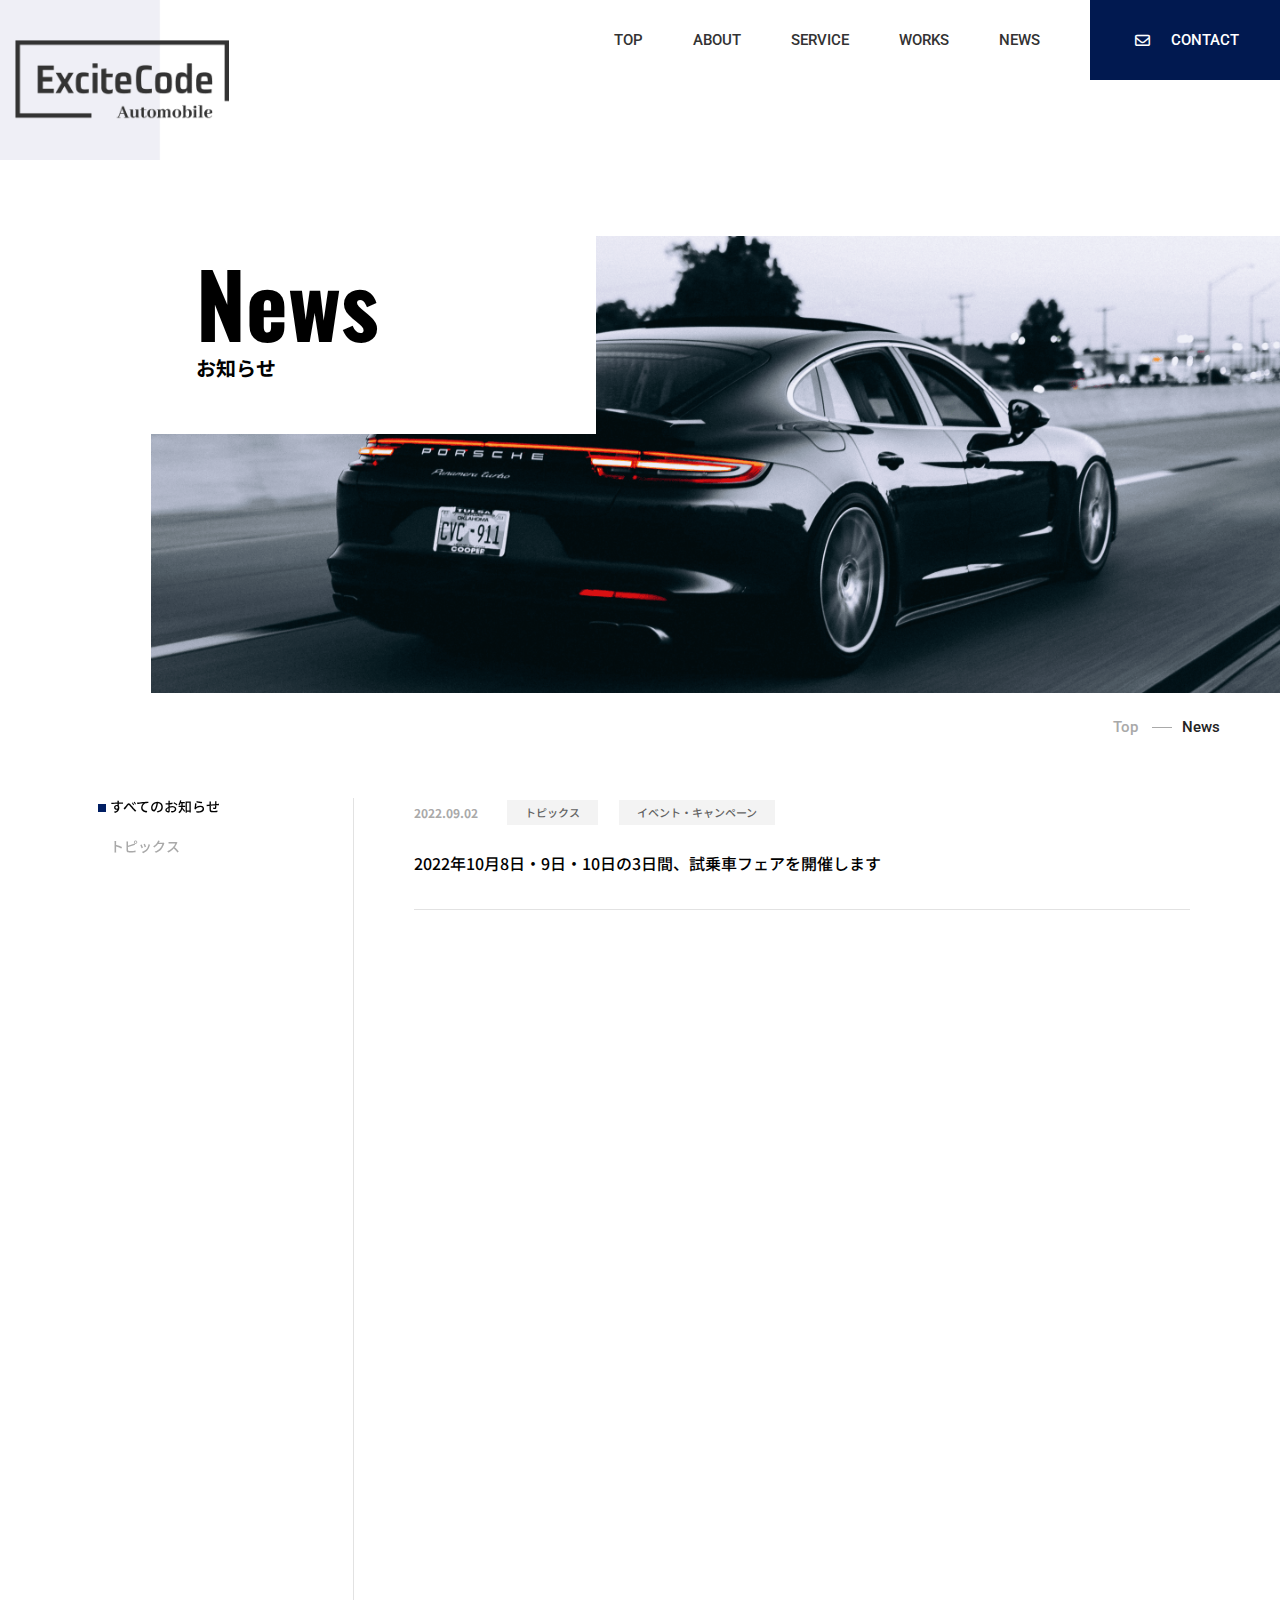
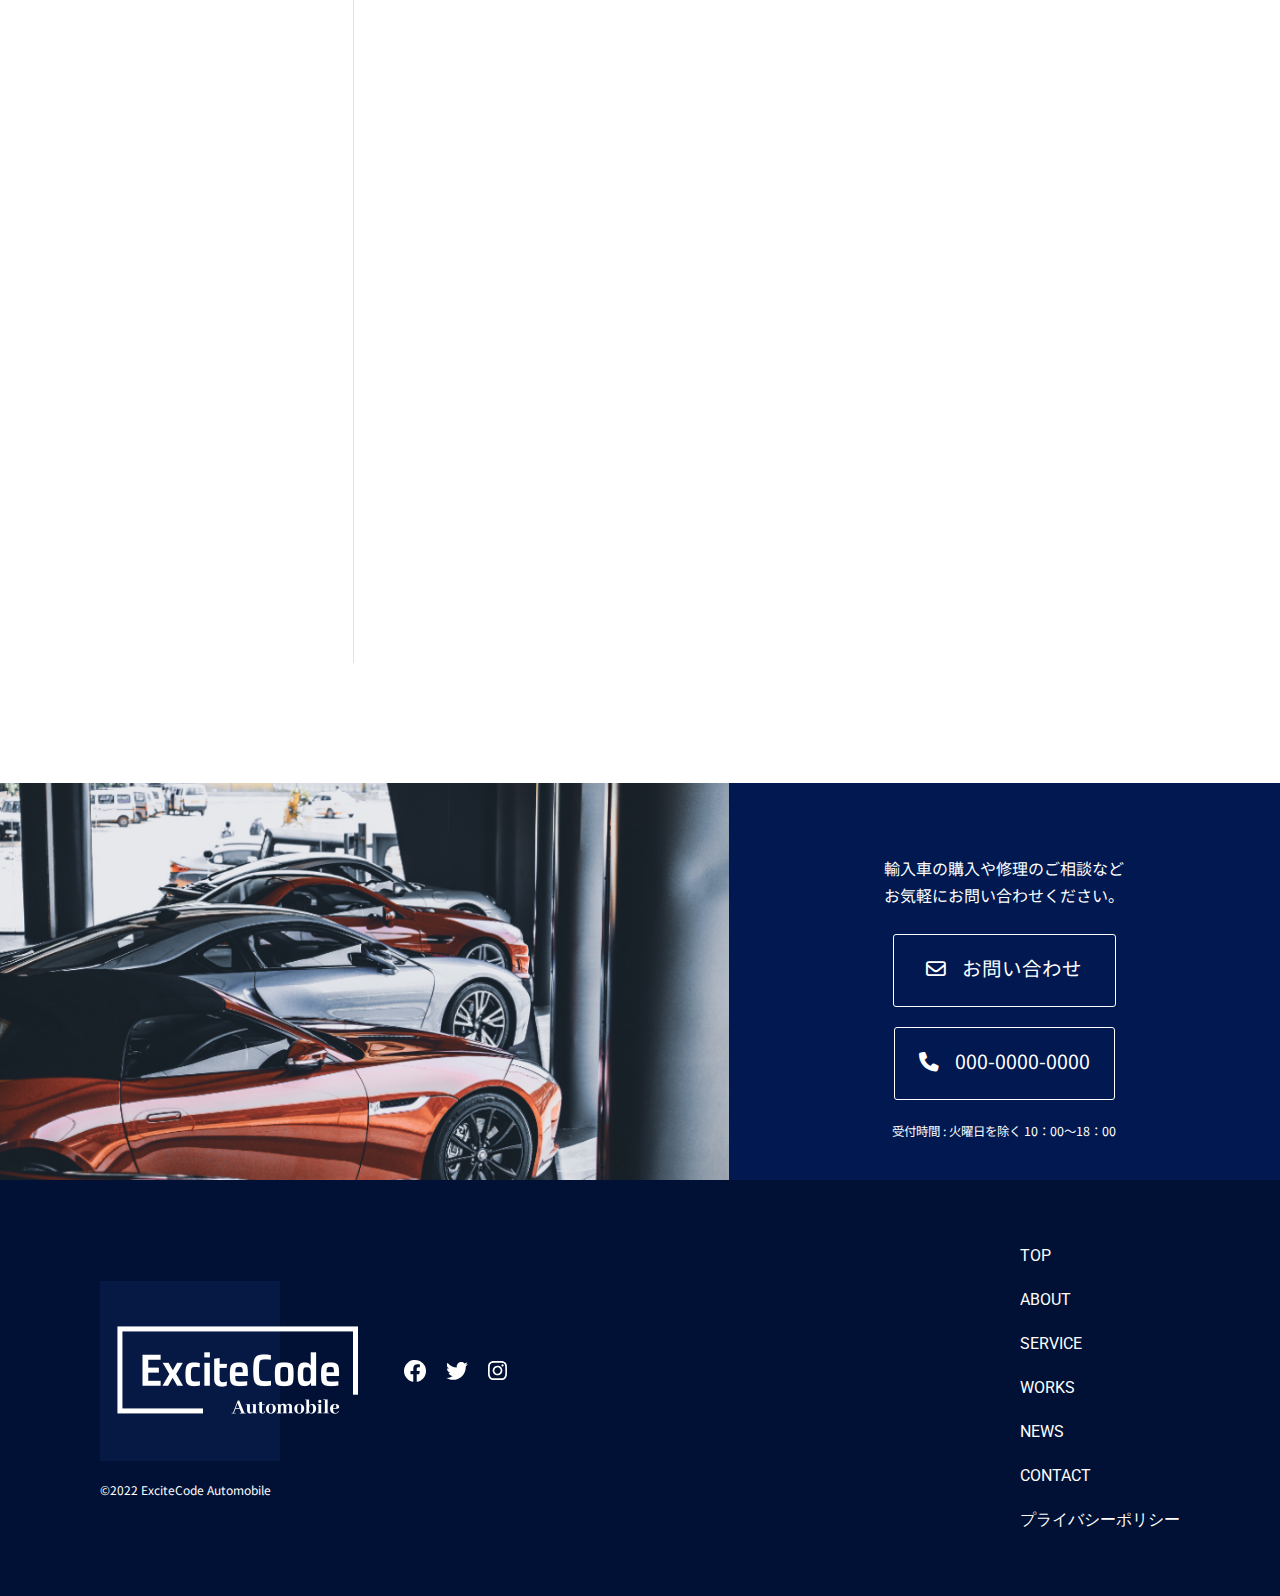
<file: news.html>
<!DOCTYPE html>
<html lang="ja">
  <head>
    <meta charset="UTF-8" />
    <meta name="viewport" content="width=device-width, initial-scale=1.0" />
    <meta name="format-detection" content="telephone=no" />
    <title>ExciteCode Automobile</title>
    <!-- ファビコン -->
    <link rel="icon" href="images/common/favicon.svg" type="image/svg+xml">    
    <!-- CSS -->
    <link rel="stylesheet" href="./css/style.css" />
    <link
      rel="stylesheet"
      href="https://cdn.jsdelivr.net/npm/swiper@8/swiper-bundle.min.css"
    />
    <!-- google fonts -->
    <link rel="preconnect" href="https://fonts.googleapis.com" />
    <link rel="preconnect" href="https://fonts.gstatic.com" crossorigin />
    <link
      href="https://fonts.googleapis.com/css2?family=Noto+Sans+JP:wght@100..900&family=Oswald:wght@200..700&family=Roboto:ital,wght@0,100..900;1,100..900&display=swap"
      rel="stylesheet"
    />
    <!-- Font Awesome -->
    <link
      rel="stylesheet"
      href="https://cdnjs.cloudflare.com/ajax/libs/font-awesome/6.5.1/css/all.min.css"
    />
  </head>
  <body>
    <header class="p-header l-header">
      <div class="p-header__inner">
        <h1 class="p-header__logo">
          <a href="index.html">
            <img
              src="./images/common/logo_1.png"
              alt="ExciteCode Automobile ロゴ"
            />
          </a>
        </h1>
        <nav class="p-header__nav">
          <ul class="p-header__nav-list">
            <li class="p-header__nav-item u-underline__black">
              <a href="index.html">top</a>
            </li>
            <li class="p-header__nav-item u-underline__black">
              <a href="about.html">about</a>
            </li>
            <li class="p-header__nav-item u-underline__black">
              <a href="service.html">service</a>
            </li>
            <li class="p-header__nav-item u-underline__black">
              <a href="works.html">works</a>
            </li>
            <li class="p-header__nav-item u-underline__black">
              <a href="news.html">news</a>
            </li>
            <li
              class="p-header__nav-item p-header__nav-item--contact u-underline__white"
            >
              <a href="contact.html">
                <span>
                  <i class="fa-regular fa-envelope c-icon__mail"></i>
                  contact
                </span>
              </a>
            </li>
          </ul>
        </nav>
        <button class="p-header__hamburger js-hamburger">
          <span></span>
          <span></span>
          <span></span>
        </button>
        <div class="p-header__drawer js-drawer">
          <div class="p-header__drawer-logo">
            <a href="index.html">
              <img
                src="./images/common/logo_2.png"
                alt="ExciteCode Automobile ロゴ（サブ）"
              />
            </a>
          </div>
          <nav class="p-header__drawer-nav">
            <ul class="p-header__drawer-list">
              <li class="p-header__drawer-item">
                <a href="index.html">top</a>
              </li>
              <li class="p-header__drawer-item">
                <a href="about.html">about</a>
              </li>
              <li class="p-header__drawer-item">
                <a href="service.html">service</a>
              </li>
              <li class="p-header__drawer-item">
                <a href="works.html">works</a>
              </li>
              <li class="p-header__drawer-item">
                <a href="news.html">news</a>
              </li>
              <li class="p-header__drawer-item">
                <a href="contact.html">contact</a>
              </li>
              <li class="p-header__drawer-item">
                <a href="#">プライバシーポリシー</a>
              </li>
            </ul>
            <div class="c-sns__list">
              <a href="#" class="c-sns__list-icon">
                <img src="images/common/facebook.svg" alt="facebookアイコン" />
              </a>
              <a href="#" class="c-sns__list-icon">
                <img src="images/common/twitter.svg" alt="twitterアイコン" />
              </a>
              <a href="#" class="c-sns__list-icon">
                <img
                  src="images/common/instagram.svg"
                  alt="instagramアイコン"
                />
              </a>
            </div>
          </nav>
        </div>
      </div>
    </header>

    <main>
      <section>
        <div class="c-sub-mv">
          <div class="c-sub-mv__inner">
            <h2 class="c-sub-mv__title js-fadeUp__left delay">
              news<span>お知らせ</span>
            </h2>
            <div class="c-sub-mv__img js-fadeUp__bottom">
              <picture>
                <source
                  srcset="./images/common/news_FV.png"
                  media="(min-width: 768px)"
                  type="image/jpg"
                />
                <!-- 幅768px以上なら表示 -->
                <img
                  src="./images/common/news_FV-sp.png"
                  alt="サービス紹介ページ"
                />
                <!-- それ以外で表示 -->
              </picture>
            </div>
          </div>
        </div>
      </section>

      <div class="p-breadcrumb l-breadcrumb">
        <div class="p-breadcrumb__inner">
          <!-- Breadcrumb NavXTで出力される部分 ここから -->
          <span>
            <a href="index.html">
              <span>top</span>
            </a>
          </span>

          <span>
            <span class="current-item">news</span>
          </span>
          <!-- Breadcrumb NavXTで出力される部分 ここまで -->
        </div>
      </div>

      <div class="l-sub-news p-sub-news">
        <div class="p-sub-news__inner inner">
          <div class="p-sub-news__menu-wrap p-sub-news-menu__wrap c-category-list__wrap">
            <ul class="p-sub-news-menu__list c-category-list c-category-list--sub-news">
              <li class="c-category-list__item js-fadeUp__bottom">
                <p class="c-category-list__text active">
                  すべてのお知らせ
                </p>
              </li>
              <li class="c-category-list__item js-fadeUp__bottom">
                <p class="c-category-list__text">トピックス</p>
              </li>
              <li class="c-category-list__item js-fadeUp__bottom">
                <p class="c-category-list__text">イベント・キャンペーン</p>
              </li>
              <li class="c-category-list__item js-fadeUp__bottom">
                <p class="c-category-list__text">入庫車情報</p>
              </li>
            </ul>
          </div>
          <div class="p-sub-news__wrap">
            <ul class="p-sub-news__list p-sub-news-list">
              <li class="p-sub-news-list__item c-news-item c-news-item--archive js-fadeUp__top">
                <a href="news-detail.html">
                  <div class="c-news-item__meta">
                    <time
                      class="c-date c-news-item__date"
                      datetime="2022-09-02"
                    >
                      2022.09.02
                    </time>
                    <div class="c-news-item__category-wrap">
                      <div class="c-category c-category--news">
                        <p>トピックス</p>
                      </div>
                      <div class="c-category c-category--news">
                        <p>イベント・キャンペーン</p>
                      </div>
                    </div>
                  </div>
                  <div
                    class="c-news-item__title u-underline__black--news"
                  >
                    <p>2022年10月8日・9日・10日の3日間、試乗車フェアを開催します</p>
                  </div>
                </a>
              </li>
              <li class="p-sub-news-list__item c-news-item c-news-item--archive js-fadeUp__top">
                <a href="news-detail.html">
                  <div class="c-news-item__meta">
                    <time
                      class="c-date c-news-item__date"
                      datetime="2022-08-23"
                    >
                      2022.08.23
                    </time>
                    <div class="c-news-item__category-wrap">
                      <div class="c-category c-category--news">
                        <p>トピックス</p>
                      </div>
                      <div class="c-category c-category--news">
                        <p>入庫車情報</p>
                      </div>
                    </div>
                  </div>
                  <div
                    class="c-news-item__title u-underline__black--news"
                  >
                    <p>【入庫車のご案内】メルセデスベンツG 350が入庫しました</p>
                  </div>
                </a>
              </li>
              <li class="p-sub-news-list__item c-news-item c-news-item--archive js-fadeUp__top">
                <a href="news-detail.html">
                  <div class="c-news-item__meta">
                    <time
                      class="c-date c-news-item__date"
                      datetime="2022-08-07"
                    >
                      2022.08.07
                    </time>
                    <div class="c-news-item__category-wrap">
                      <div class="c-category c-category--news">
                        <p>トピックス</p>
                      </div>
                    </div>
                  </div>
                  <div
                    class="c-news-item__title u-underline__black--news"
                  >
                    <p>お盆休みのご案内</p>
                  </div>
                </a>
              </li>
              <li class="p-sub-news-list__item c-news-item c-news-item--archive js-fadeUp__top">
                <a href="news-detail.html">
                  <div class="c-news-item__meta">
                    <time
                      class="c-date c-news-item__date"
                      datetime="2022-08-07"
                    >
                      2022.08.07
                    </time>
                    <div class="c-news-item__category-wrap">
                        <div class="c-category c-category--news">
                          <p>トピックス</p>
                        </div>
                        <div class="c-category c-category--news">
                          <p>入庫車情報</p>
                        </div>
                    </div>
                  </div>
                  <div
                    class="c-news-item__title u-underline__black--news"
                  >
                    <p>【入庫車のご案内】JEEPラングラー アンリミテッド サハラが入庫しました</p>
                  </div>
                </a>
              </li>
              <li class="p-sub-news-list__item c-news-item c-news-item--archive js-fadeUp__top">
                <a href="news-detail.html">
                  <div class="c-news-item__meta">
                    <time
                      class="c-date c-news-item__date"
                      datetime="2022-08-07"
                    >
                      2022.08.07
                    </time>
                    <div class="c-news-item__category-wrap">
                      <div class="c-category c-category--news">
                        <p>トピックス</p>
                      </div>
                    </div>
                  </div>
                  <div
                    class="c-news-item__title u-underline__black--news"
                  >
                    <p>半導体不足は輸入車・輸入中古車にどう影響するか</p>
                  </div>
                </a>
              </li>
              <li class="p-sub-news-list__item c-news-item c-news-item--archive js-fadeUp__top">
                <a href="news-detail.html">
                  <div class="c-news-item__meta">
                    <time
                      class="c-date c-news-item__date"
                      datetime="2022-08-07"
                    >
                      2022.08.07
                    </time>
                    <div class="c-news-item__category-wrap">
                      <div class="c-category c-category--news">
                        <p>トピックス</p>
                      </div>
                      <div class="c-category c-category--news">
                        <p>イベント・キャンペーン</p>
                      </div>
                    </div>
                  </div>
                  <div
                    class="c-news-item__title u-underline__black--news"
                  >
                    <p>2022年10月8日・9日・10日の3日間、試乗車フェアを開催します</p>
                  </div>
                </a>
              </li>
              <li class="p-sub-news-list__item c-news-item c-news-item--archive js-fadeUp__top">
                <a href="news-detail.html">
                  <div class="c-news-item__meta">
                    <time
                      class="c-date c-news-item__date"
                      datetime="2022-08-07"
                    >
                      2022.08.07
                    </time>
                    <div class="c-news-item__category-wrap">
                      <div class="c-category c-category--news">
                        <p>トピックス</p>
                      </div>
                      <div class="c-category c-category--news">
                        <p>入庫車情報</p>
                      </div>
                    </div>
                  </div>
                  <div
                    class="c-news-item__title u-underline__black--news"
                  >
                    <p>【入庫車のご案内】メルセデスベンツG 350が入庫しました</p>
                  </div>
                </a>
              </li>
              <li class="p-sub-news-list__item c-news-item c-news-item--archive js-fadeUp__top">
                <a href="news-detail.html">
                  <div class="c-news-item__meta">
                    <time
                      class="c-date c-news-item__date"
                      datetime="2022-08-07"
                    >
                      2022.08.07
                    </time>
                    <div class="c-news-item__category-wrap">
                      <div class="c-category c-category--news">
                        <p>トピックス</p>
                      </div>
                    </div>
                  </div>
                  <div
                    class="c-news-item__title u-underline__black--news"
                  >
                    <p>お盆休みのご案内</p>
                  </div>
                </a>
              </li>
              <li class="p-sub-news-list__item c-news-item c-news-item--archive js-fadeUp__top">
                <a href="news-detail.html">
                  <div class="c-news-item__meta">
                    <time
                      class="c-date c-news-item__date"
                      datetime="2022-08-07"
                    >
                      2022.08.07
                    </time>
                    <div class="c-news-item__category-wrap">
                      <div class="c-category c-category--news">
                        <p>トピックス</p>
                      </div>
                      <div class="c-category c-category--news">
                        <p>入庫車情報</p>
                      </div>
                    </div>
                  </div>
                  <div
                    class="c-news-item__title u-underline__black--news"
                  >
                    <p>【入庫車のご案内】JEEPラングラー アンリミテッド サハラが入庫しました</p>
                  </div>
                </a>
              </li>
              <li class="p-sub-news-list__item c-news-item c-news-item--archive js-fadeUp__top">
                <a href="news-detail.html">
                  <div class="c-news-item__meta">
                    <time
                      class="c-date c-news-item__date"
                      datetime="2022-08-07"
                    >
                      2022.08.07
                    </time>
                    <div class="c-news-item__category-wrap">
                      <div class="c-category c-category--news">
                        <p>トピックス</p>
                      </div>
                    </div>
                  </div>
                  <div
                    class="c-news-item__title u-underline__black--news"
                  >
                    <p>タイトルが46文字以降は点々で表示されますタイトルが46文字以降は点々で表示されますタイトル...</p>
                  </div>
                </a>
              </li>
            </ul>
            <div class="p-pagenavi js-fadeUp__top">
              <div class="p-pagenavi__inner">
                <!-- WP-PageNaviで出力される部分 ここから -->
                <div class="wp-pagenavi" role="navigation">
                  <span class="current">1</span>
                  <a class="page larger" href="#">2</a>
                  <a class="page larger" href="#">3</a>
                  <a class="page larger" href="#">4</a>
                  <a class="page larger" href="#">5</a>
                  <a class="nextpostslink" rel="next" href="#"></a>
                </div>
                <!-- WP-PageNaviで出力される部分 ここまで -->
              </div>
            </div>
          </div>
        </div>
      </div>
    </main>

    <footer>
      <div class="l-contact p-contact">
        <div class="p-contact__inner">
          <picture class="p-contact__img">
            <source
              srcset="images/common/footer2.png"
              media="(min-width: 768px)"
              type="image/jpg"
            />
            <!-- 幅768px以上なら表示 -->
            <img src="images/common/footer_SP.png" alt="車が並んでいる画像" />
            <!-- それ以外で表示 -->
          </picture>
          <div class="p-contact__content">
            <div class="p-contact__content-inner">
              <p class="p-contact__text">
                輸入車の購入や修理のご相談など<br />お気軽にお問い合わせください。
              </p>
              <div class="p-contact__btn-wrap">
                <a href="contact.html" class="p-contact__btn"
                  ><span
                    ><i class="fa-regular fa-envelope"></i>お問い合わせ</span
                  ></a
                >
                <a
                  href="tel:000-0000-0000"
                  class="p-contact__btn p-contact__btn--tel"
                  ><span
                    ><i class="fa-solid fa-phone"></i>000-0000-0000</span
                  ></a
                >
              </div>
              <p class="p-contact__time">
                受付時間 : 火曜日を除く 10：00〜18：00
              </p>
            </div>
          </div>
        </div>
      </div>

      <div class="l-footer p-footer">
        <div class="p-footer__inner">
          <div class="p-footer__left">
            <div class="p-footer__left-wrap">
              <div class="p-footer__logo">
                <a href="index.html">
                  <img
                    src="images/common/logo_2.png"
                    alt="ExciteCode Automobile ロゴ（サブ）"
                  />
                </a>
              </div>
              <div class="c-sns__list">
                <a href="#" class="c-sns__list-icon">
                  <img
                    src="images/common/facebook.svg"
                    alt="facebookアイコン"
                  />
                </a>
                <a href="#" class="c-sns__list-icon">
                  <img src="images/common/twitter.svg" alt="Twitterアイコン" />
                </a>
                <a href="#" class="c-sns__list-icon">
                  <img
                    src="images/common/instagram.svg"
                    alt="instagramアイコン"
                  />
                </a>
              </div>
            </div>
            <p class="p-footer__copyright">©2022 ExciteCode Automobile</p>
          </div>
          <div class="p-footer__right">
            <nav class="p-footer__nav">
              <ul class="p-footer__nav-items">
                <li class="p-footer__nav-item">
                  <a href="index.html">top</a>
                </li>
                <li class="p-footer__nav-item">
                  <a href="about.html">about</a>
                </li>
                <li class="p-footer__nav-item">
                  <a href="service.html">service</a>
                </li>
                <li class="p-footer__nav-item">
                  <a href="works.html">works</a>
                </li>
                <li class="p-footer__nav-item">
                  <a href="news.html">news</a>
                </li>
                <li class="p-footer__nav-item">
                  <a href="contact.html">contact</a>
                </li>
                <li class="p-footer__nav-item">
                  <a href="#">プライバシーポリシー</a>
                </li>
              </ul>
            </nav>
          </div>
        </div>
      </div>
    </footer>

    <!-- JS -->
    <script src="https://ajax.googleapis.com/ajax/libs/jquery/3.6.4/jquery.min.js"></script>
    <script src="https://cdn.jsdelivr.net/npm/swiper@8/swiper-bundle.min.js"></script>
    <script src="./js/jquery.inview.min.js"></script>
    <script src="./js/script.js"></script>
  </body>
</html>
</file>
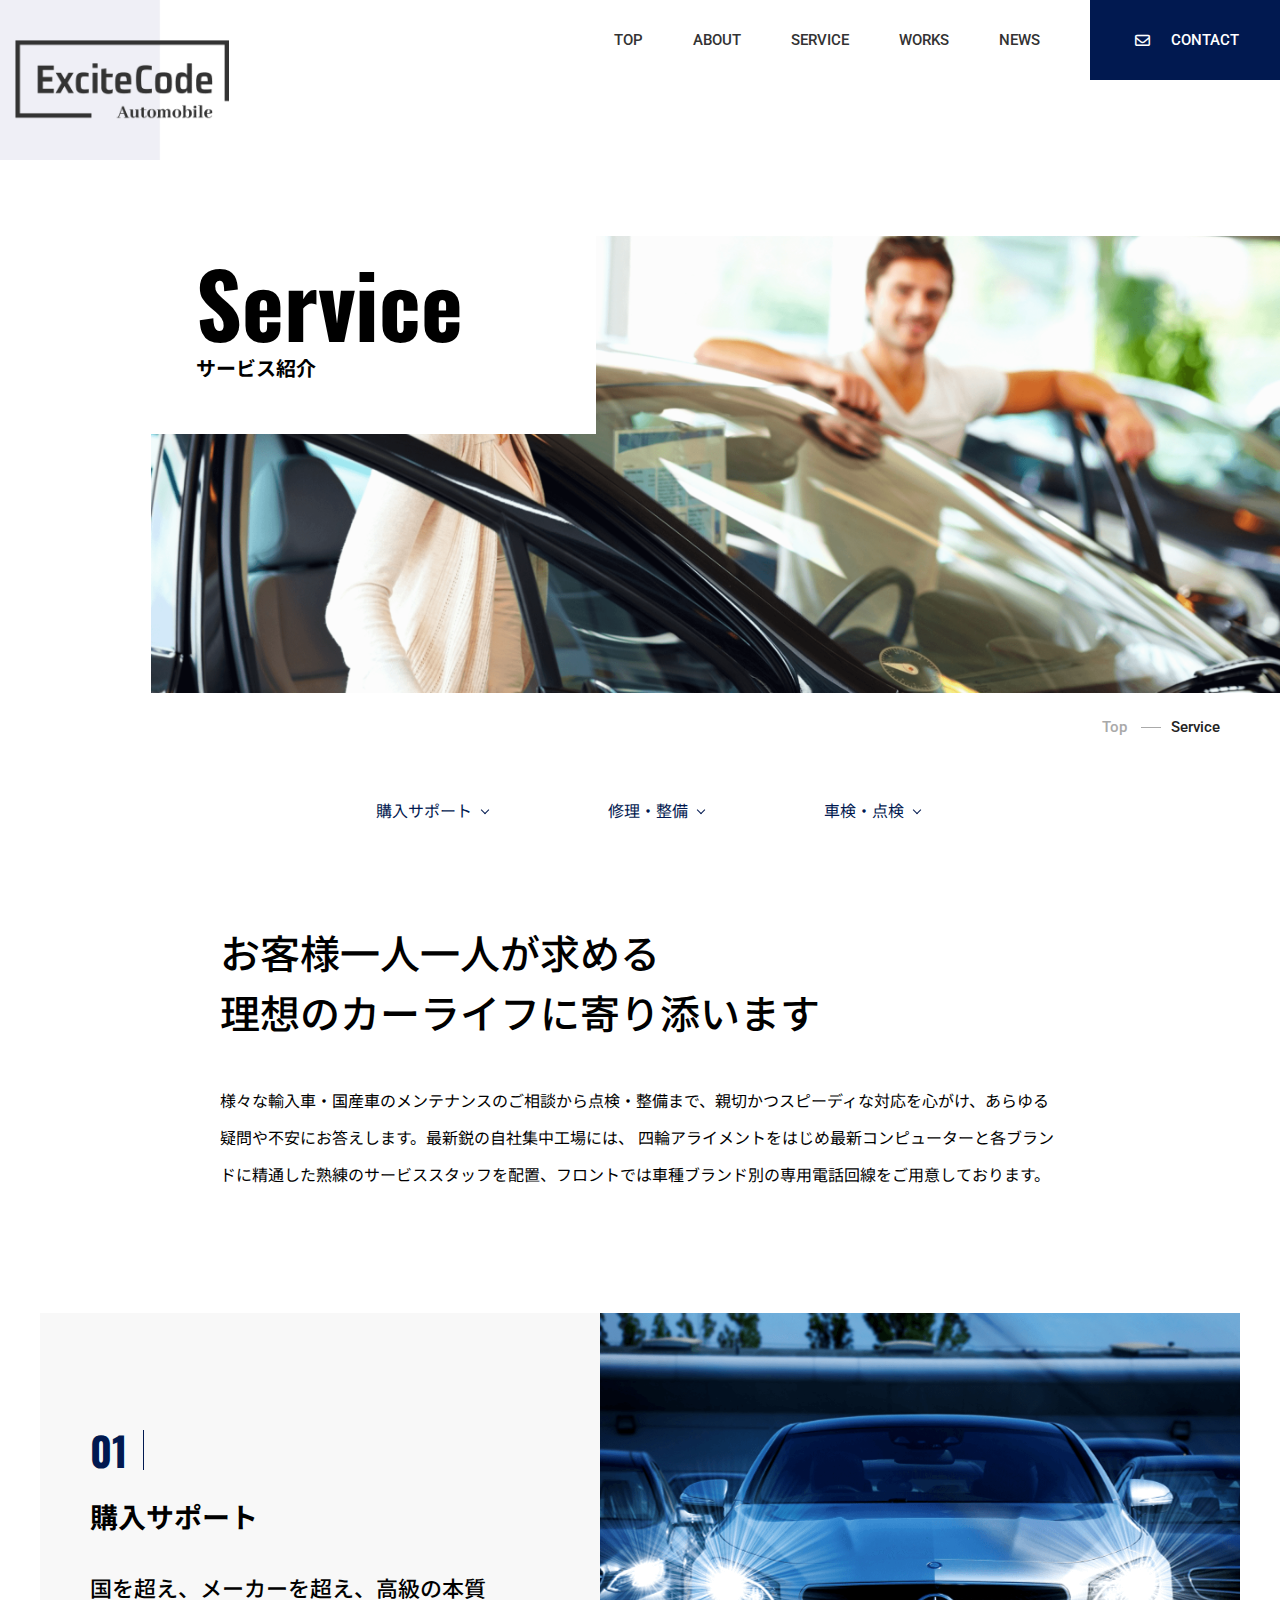
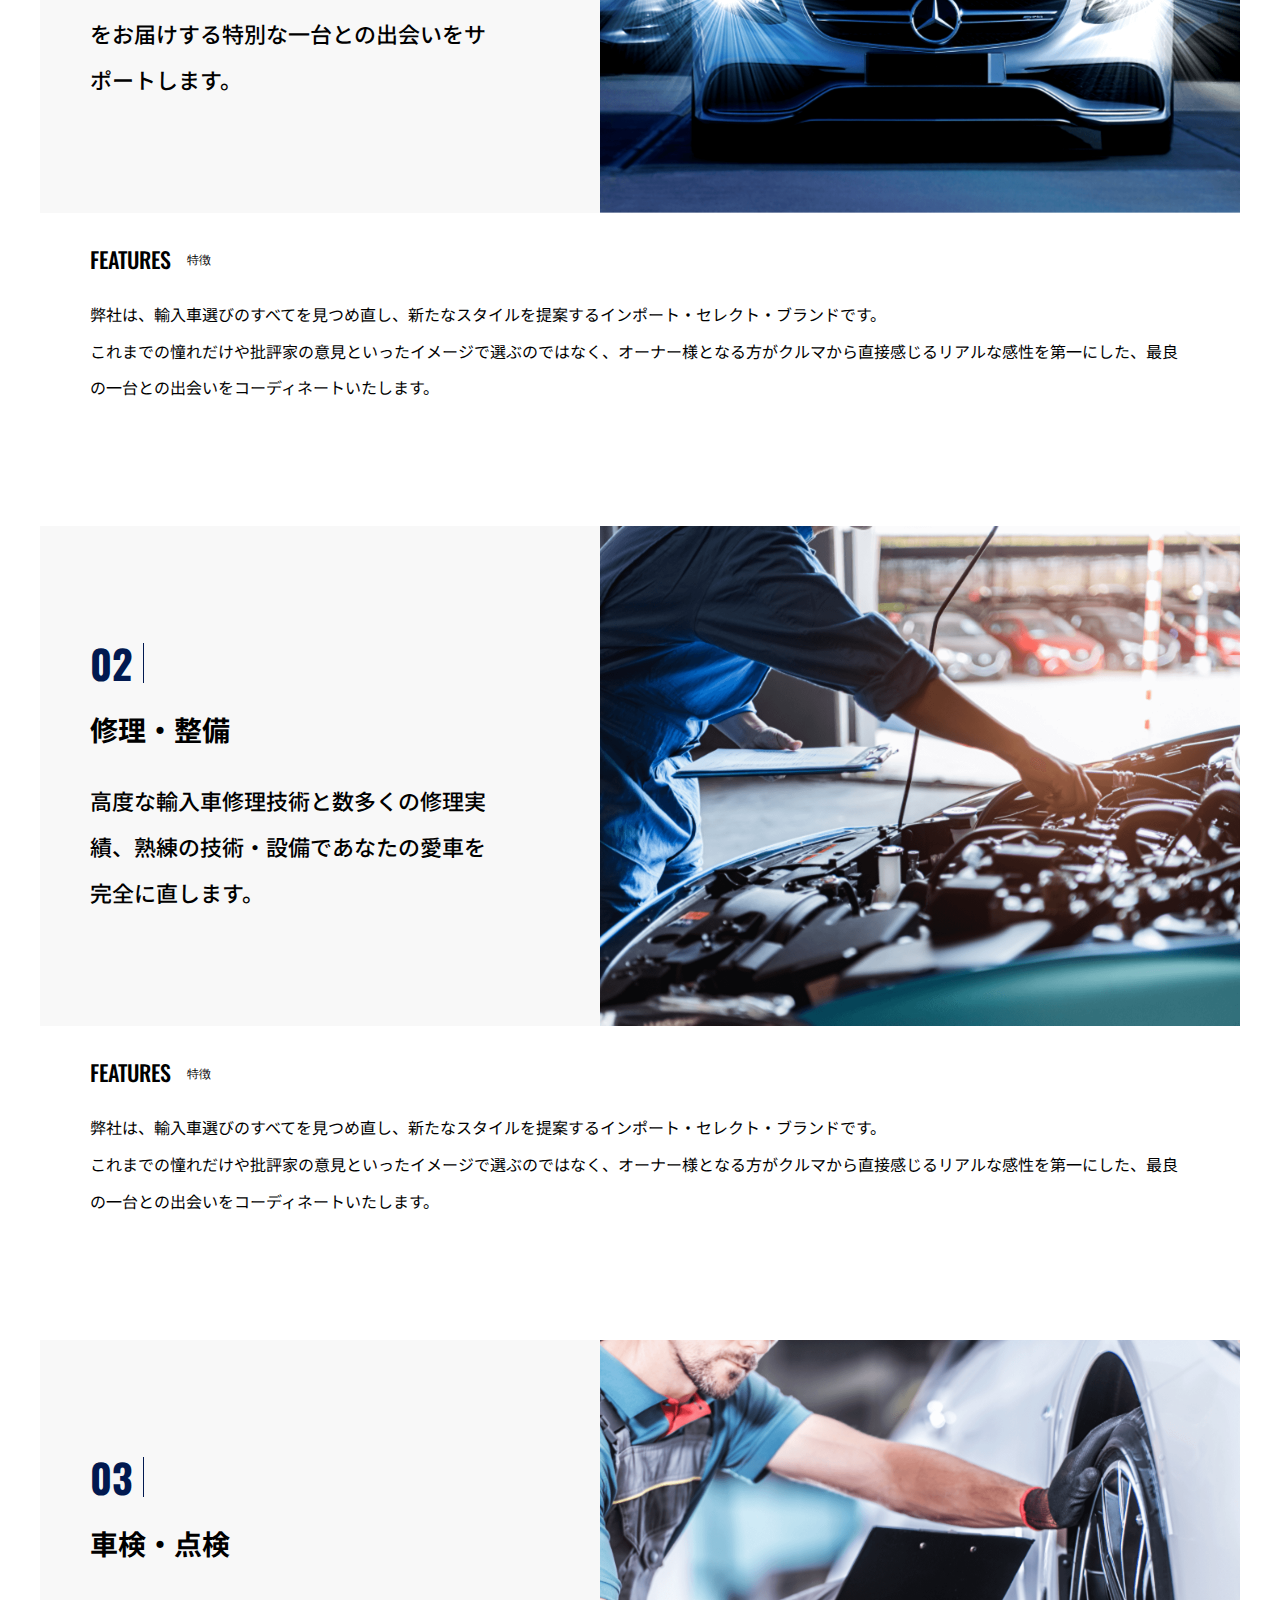
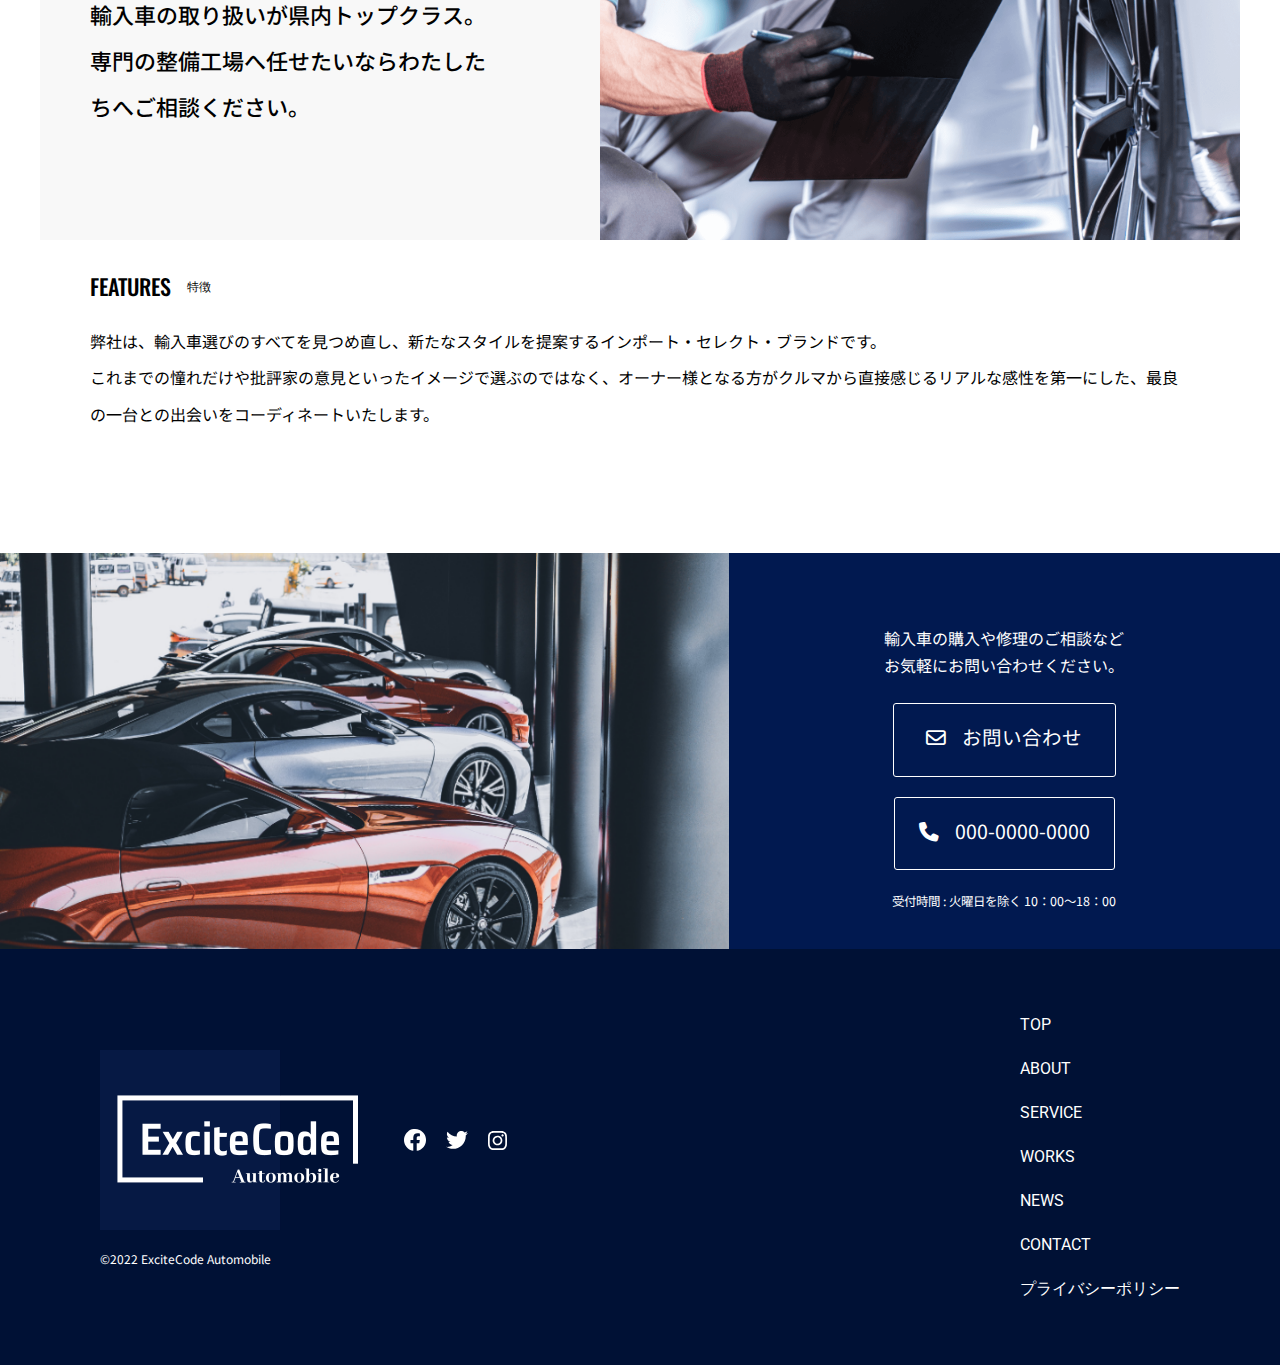
<file: service.html>
<!DOCTYPE html>
<html lang="ja">
  <head>
    <meta charset="UTF-8">
    <meta name="viewport" content="width=device-width, initial-scale=1.0">
    <meta name="format-detection" content="telephone=no">
    <title>ExciteCode Automobile</title>
    <!-- ファビコン -->
    <link rel="icon" href="images/common/favicon.svg" type="image/svg+xml">    
    <!-- CSS -->
    <link rel="stylesheet" href="./css/style.css">
    <link
      rel="stylesheet"
      href="https://cdn.jsdelivr.net/npm/swiper@8/swiper-bundle.min.css"
    >
    <!-- google fonts -->
    <link rel="preconnect" href="https://fonts.googleapis.com">
    <link rel="preconnect" href="https://fonts.gstatic.com" crossorigin>
    <link
      href="https://fonts.googleapis.com/css2?family=Noto+Sans+JP:wght@100..900&family=Oswald:wght@200..700&family=Roboto:ital,wght@0,100..900;1,100..900&display=swap"
      rel="stylesheet"
    >
    <!-- Font Awesome -->
    <link
      rel="stylesheet"
      href="https://cdnjs.cloudflare.com/ajax/libs/font-awesome/6.5.1/css/all.min.css"
    >
  </head>
  <body>
    <header class="p-header l-header">
      <div class="p-header__inner">
        <h1 class="p-header__logo">
          <a href="index.html">
            <img src="./images/common/logo_1.png" alt="ExciteCode Automobile ロゴ">
          </a>
        </h1>
        <nav class="p-header__nav">
          <ul class="p-header__nav-list">
            <li class="p-header__nav-item u-underline__black">
              <a href="index.html">top</a>
            </li>
            <li class="p-header__nav-item u-underline__black">
              <a href="about.html">about</a>
            </li>
            <li class="p-header__nav-item u-underline__black">
              <a href="service.html">service</a>
            </li>
            <li class="p-header__nav-item u-underline__black">
              <a href="works.html">works</a>
            </li>
            <li class="p-header__nav-item u-underline__black">
              <a href="news.html">news</a>
            </li>
            <li
              class="p-header__nav-item p-header__nav-item--contact u-underline__white"
            >
              <a href="contact.html">
                <span>
                  <i class="fa-regular fa-envelope c-icon__mail"></i>
                  contact
                </span>
              </a>
            </li>
          </ul>
        </nav>
        <button class="p-header__hamburger js-hamburger">
          <span></span>
          <span></span>
          <span></span>
        </button>
        <div class="p-header__drawer js-drawer">
          <div class="p-header__drawer-logo">
            <a href="index.html">
              <img src="./images/common/logo_2.png" alt="ExciteCode Automobile ロゴ（サブ）">
            </a>
          </div>
          <nav class="p-header__drawer-nav">
            <ul class="p-header__drawer-list">
              <li class="p-header__drawer-item">
                <a href="index.html">top</a>
              </li>
              <li class="p-header__drawer-item">
                <a href="about.html">about</a>
              </li>
              <li class="p-header__drawer-item">
                <a href="service.html">service</a>
              </li>
              <li class="p-header__drawer-item">
                <a href="works.html">works</a>
              </li>
              <li class="p-header__drawer-item">
                <a href="news.html">news</a>
              </li>
              <li class="p-header__drawer-item">
                <a href="contact.html">contact</a>
              </li>
              <li class="p-header__drawer-item">
                <a href="#">プライバシーポリシー</a>
              </li>
            </ul>
            <div class="c-sns__list">
              <a href="#" class="c-sns__list-icon">
                <img src="images/common/facebook.svg" alt="facebookアイコン">
              </a>
              <a href="#" class="c-sns__list-icon">
                <img src="images/common/twitter.svg" alt="twitterアイコン">
              </a>
              <a href="#" class="c-sns__list-icon">
                <img src="images/common/instagram.svg" alt="instagramアイコン">
              </a>
            </div>
          </nav>
        </div>
      </div>
    </header>

    <main>
      <section>
        <div class="c-sub-mv">
          <div class="c-sub-mv__inner">
            <h2 class="c-sub-mv__title js-fadeUp__left delay">
              service<span>サービス紹介</span>
            </h2>
            <div class="c-sub-mv__img js-fadeUp__bottom">
              <picture>
                <source
                  srcset="./images/common/service_FV.png"
                  media="(min-width: 768px)"
                  type="image/jpg"
                >
                <!-- 幅768px以上なら表示 -->
                <img
                  src="./images/common/service_FV-sp.png"
                  alt="サービスページ"
                >
                <!-- それ以外で表示 -->
              </picture>
            </div>
          </div>
        </div>
      </section>

      <div class="p-breadcrumb l-breadcrumb">
        <div class="p-breadcrumb__inner">
          <!-- Breadcrumb NavXTで出力される部分 ここから -->
          <span>
            <a href="index.html">
              <span>top</span>
            </a>
          </span>

          <span>
            <span class="current-item">service</span>
          </span>
          <!-- Breadcrumb NavXTで出力される部分 ここまで -->
        </div>
      </div>

      <div class="p-sub-page-scroll l-sub-page-scroll">
        <div class="p-sub-page-scroll__inner inner">
          <a href="#support" class="p-sub-page-scroll__text">購入サポート</a>
          <a href="#repair" class="p-sub-page-scroll__text">修理・整備</a>
          <a href="#inspection" class="p-sub-page-scroll__text">車検・点検</a>
        </div>
      </div>

      <section>
        <div class="c-sub-section-title l-sub-section-title">
          <div class="c-sub-section-title__inner inner">
            <h2>
              お客様一人一人が求める<br>
              理想のカーライフに寄り添います
            </h2>
            <p>
              様々な輸入車・国産車のメンテナンスのご相談から点検・整備まで、親切かつスピーディな対応を心がけ、あらゆる疑問や不安にお答えします。最新鋭の自社集中工場には、
              四輪アライメントをはじめ最新コンピューターと各ブランドに精通した熟練のサービススタッフを配置、フロントでは車種ブランド別の専用電話回線をご用意しております。
            </p>
          </div>
        </div>
      </section>

      <section>
        <div class="p-sub-service l-sub-service">
          <div class="p-sub-service__inner">
            <div class="p-sub-service__list" id="support">
              <div class="p-sub-service__wrap">
                <div class="p-sub-service__item">
                  <h3 class="p-sub-service__title">
                    <span>購入サポート</span>
                  </h3>
                  <p class="p-sub-service__text">
                    国を超え、メーカーを超え、高級の本質をお届けする特別な一台との出会いをサポートします。
                  </p>
                </div>
                <picture class="p-sub-service__img">
                  <source
                    srcset="images/common/sub-service1.png"
                    media="(min-width: 768px)"
                    type="image/jpg"
                  >
                  <!-- 幅768px以上なら表示 -->
                  <img
                    src="images/common/sub-service1-sp.png"
                    alt="購入サポートの画像"
                  >
                  <!-- それ以外で表示 -->
                </picture>
              </div>
              <div class="p-sub-service__features">
                <div class="p-sub-service__features-title">
                  <p>features<span>特徴</span></p>
                </div>
                <div class="p-sub-service__features-text">
                  <p>
                    弊社は、輸入車選びのすべてを見つめ直し、新たなスタイルを提案するインポート・セレクト・ブランドです。<br>
                    これまでの憧れだけや批評家の意見といったイメージで選ぶのではなく、オーナー様となる方がクルマから直接感じるリアルな感性を第一にした、最良の一台との出会いをコーディネートいたします。
                  </p>
                </div>
              </div>
            </div>

            <div class="p-sub-service__list" id="repair">
              <div class="p-sub-service__wrap">
                <div class="p-sub-service__item">
                  <h3 class="p-sub-service__title">
                    <span>修理・整備</span>
                  </h3>
                  <p class="p-sub-service__text">
                    高度な輸入車修理技術と数多くの修理実績、熟練の技術・設備であなたの愛車を完全に直します。
                  </p>
                </div>
                <picture class="p-sub-service__img">
                  <source
                    srcset="images/common/sub-service2.png"
                    media="(min-width: 768px)"
                    type="image/jpg"
                  >
                  <!-- 幅768px以上なら表示 -->
                  <img
                    src="images/common/sub-service2-sp.png"
                    alt="修理・整備の画像"
                  >
                  <!-- それ以外で表示 -->
                </picture>
              </div>
              <div class="p-sub-service__features">
                <div class="p-sub-service__features-title">
                  <p>features<span>特徴</span></p>
                </div>
                <div class="p-sub-service__features-text">
                  <p>
                    弊社は、輸入車選びのすべてを見つめ直し、新たなスタイルを提案するインポート・セレクト・ブランドです。<br>これまでの憧れだけや批評家の意見といったイメージで選ぶのではなく、オーナー様となる方がクルマから直接感じるリアルな感性を第一にした、最良の一台との出会いをコーディネートいたします。
                  </p>
                </div>
              </div>
            </div>

            <div class="p-sub-service__list" id="inspection">
              <div class="p-sub-service__wrap">
                <div class="p-sub-service__item">
                  <h3 class="p-sub-service__title">
                    <span>車検・点検</span>
                  </h3>
                  <p class="p-sub-service__text">
                    輸入車の取り扱いが県内トップクラス。専門の整備工場へ任せたいならわたしたちへご相談ください。
                  </p>
                </div>
                <picture class="p-sub-service__img">
                  <source
                    srcset="images/common/sub-service3.png"
                    media="(min-width: 768px)"
                    type="image/jpg"
                  >
                  <!-- 幅768px以上なら表示 -->
                  <img
                    src="images/common/sub-service3-sp.png"
                    alt="車検・点検の画像"
                  >
                  <!-- それ以外で表示 -->
                </picture>
              </div>
              <div class="p-sub-service__features">
                <div class="p-sub-service__features-title">
                  <p>features<span>特徴</span></p>
                </div>
                <div class="p-sub-service__features-text">
                  <p>
                    弊社は、輸入車選びのすべてを見つめ直し、新たなスタイルを提案するインポート・セレクト・ブランドです。<br>
                    これまでの憧れだけや批評家の意見といったイメージで選ぶのではなく、オーナー様となる方がクルマから直接感じるリアルな感性を第一にした、最良の一台との出会いをコーディネートいたします。
                  </p>
                </div>
              </div>
            </div>
          </div>
        </div>
      </section>
    </main>

    <footer>
      <div class="l-contact p-contact">
        <div class="p-contact__inner">
          <picture class="p-contact__img">
            <source
              srcset="images/common/footer2.png"
              media="(min-width: 768px)"
              type="image/jpg"
            >
            <!-- 幅768px以上なら表示 -->
            <img src="images/common/footer_SP.png" alt="車が並んでいる画像">
            <!-- それ以外で表示 -->
          </picture>
          <div class="p-contact__content">
            <div class="p-contact__content-inner">
              <p class="p-contact__text">
                輸入車の購入や修理のご相談など<br>お気軽にお問い合わせください。
              </p>
              <div class="p-contact__btn-wrap">
                <a href="contact.html" class="p-contact__btn"
                  ><span
                    ><i class="fa-regular fa-envelope"></i>お問い合わせ</span
                  ></a
                >
                <a href="tel:000-0000-0000" class="p-contact__btn p-contact__btn--tel"
                  ><span
                    ><i class="fa-solid fa-phone"></i>000-0000-0000</span
                  ></a
                >
              </div>
              <p class="p-contact__time">
                受付時間 : 火曜日を除く 10：00〜18：00
              </p>
            </div>
          </div>
        </div>
      </div>

      <div class="l-footer p-footer">
        <div class="p-footer__inner">
          <div class="p-footer__left">
            <div class="p-footer__left-wrap">
              <div class="p-footer__logo">
                <a href="index.html">
                  <img src="images/common/logo_2.png" alt="ExciteCode Automobile ロゴ（サブ）">
                </a>
              </div>
              <div class="c-sns__list">
                <a href="#" class="c-sns__list-icon">
                  <img
                    src="images/common/facebook.svg"
                    alt="facebookアイコン"
                  >
                </a>
                <a href="#" class="c-sns__list-icon">
                  <img src="images/common/twitter.svg" alt="twitterアイコン">
                </a>
                <a href="#" class="c-sns__list-icon">
                  <img
                    src="images/common/instagram.svg"
                    alt="instagramアイコン"
                  >
                </a>
              </div>
            </div>
            <p class="p-footer__copyright">©2022 ExciteCode Automobile</p>
          </div>
          <div class="p-footer__right">
            <nav class="p-footer__nav">
              <ul class="p-footer__nav-items">
                <li class="p-footer__nav-item">
                  <a href="index.html">top</a>
                </li>
                <li class="p-footer__nav-item">
                  <a href="about.html">about</a>
                </li>
                <li class="p-footer__nav-item">
                  <a href="service.html">service</a>
                </li>
                <li class="p-footer__nav-item">
                  <a href="works.html">works</a>
                </li>
                <li class="p-footer__nav-item">
                  <a href="news.html">news</a>
                </li>
                <li class="p-footer__nav-item">
                  <a href="contact.html">contact</a>
                </li>
                <li class="p-footer__nav-item">
                  <a href="#">プライバシーポリシー</a>
                </li>
              </ul>
            </nav>
          </div>
        </div>
      </div>
    </footer>

    <!-- JS -->
    <script src="https://ajax.googleapis.com/ajax/libs/jquery/3.6.4/jquery.min.js"></script>
    <script src="https://cdn.jsdelivr.net/npm/swiper@8/swiper-bundle.min.js"></script>
    <script src="./js/jquery.inview.min.js"></script>
    <script src="./js/script.js"></script>
  </body>
</html>
</file>
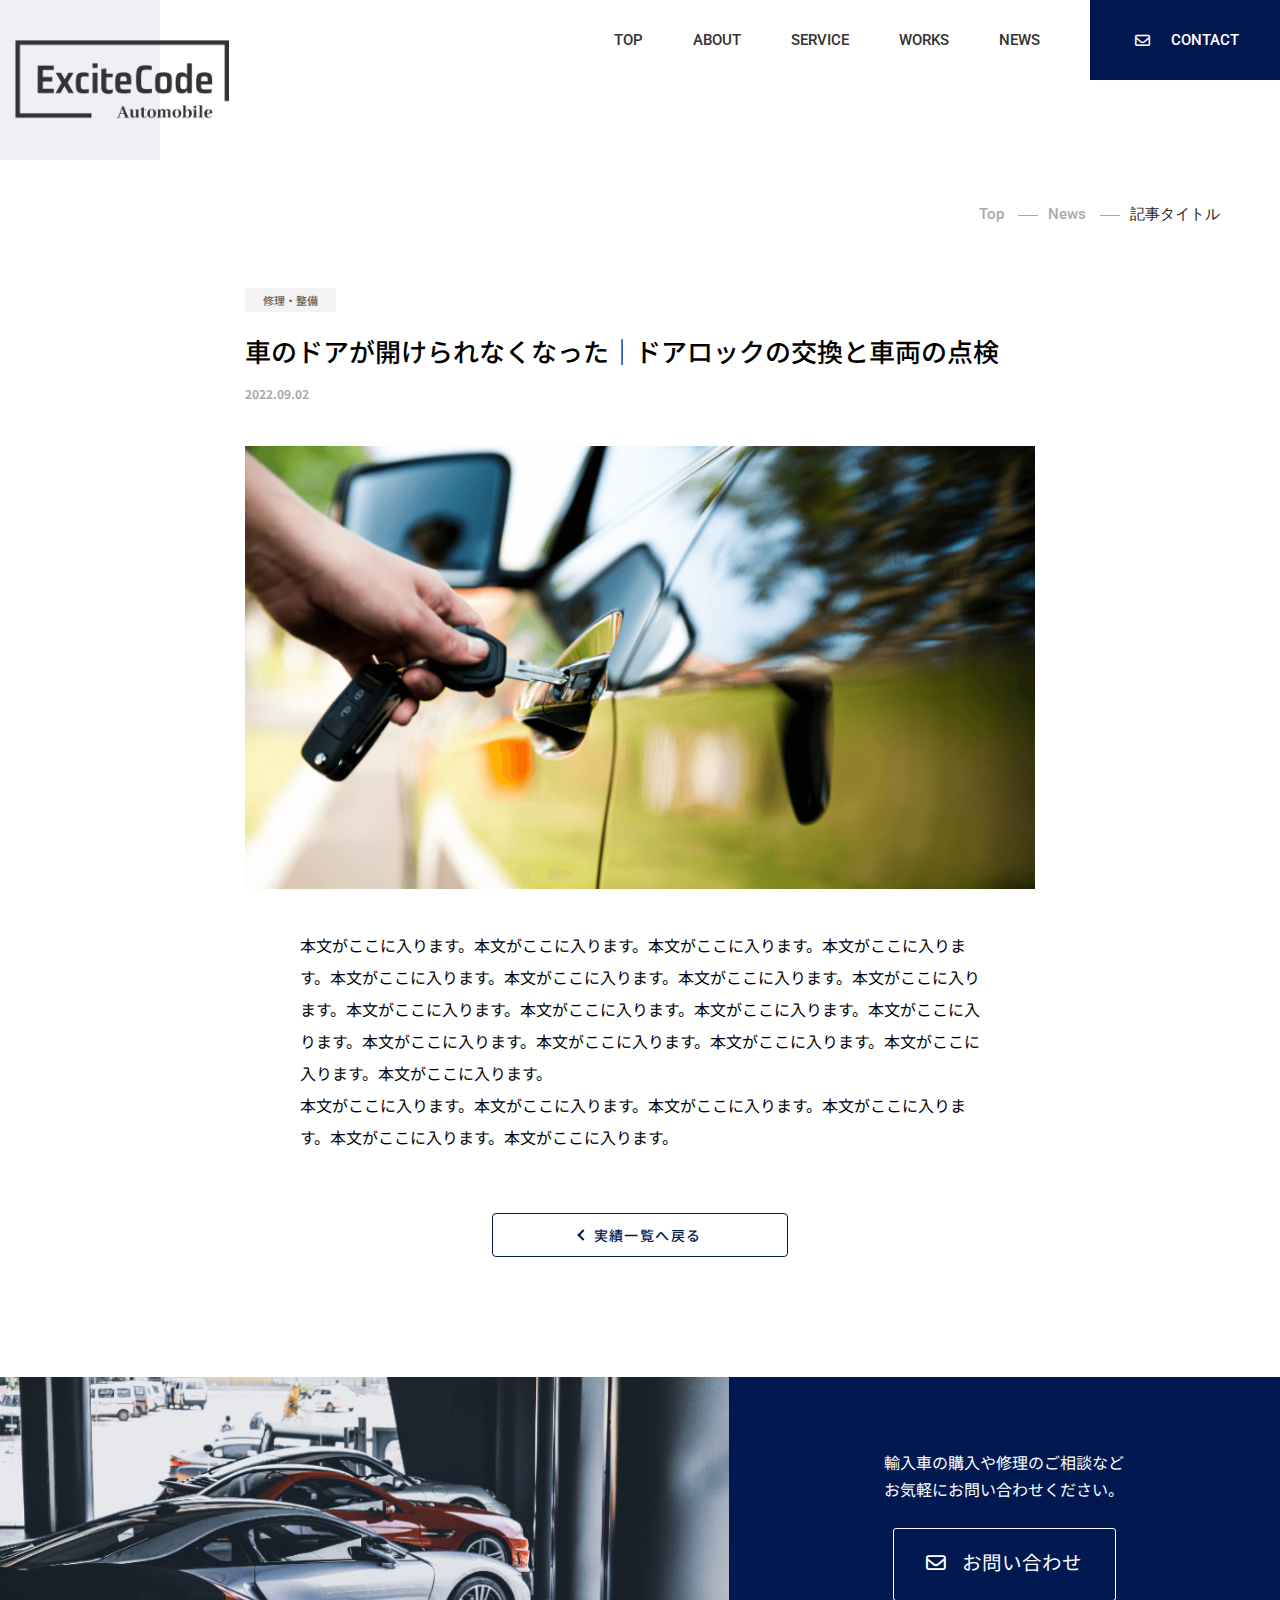
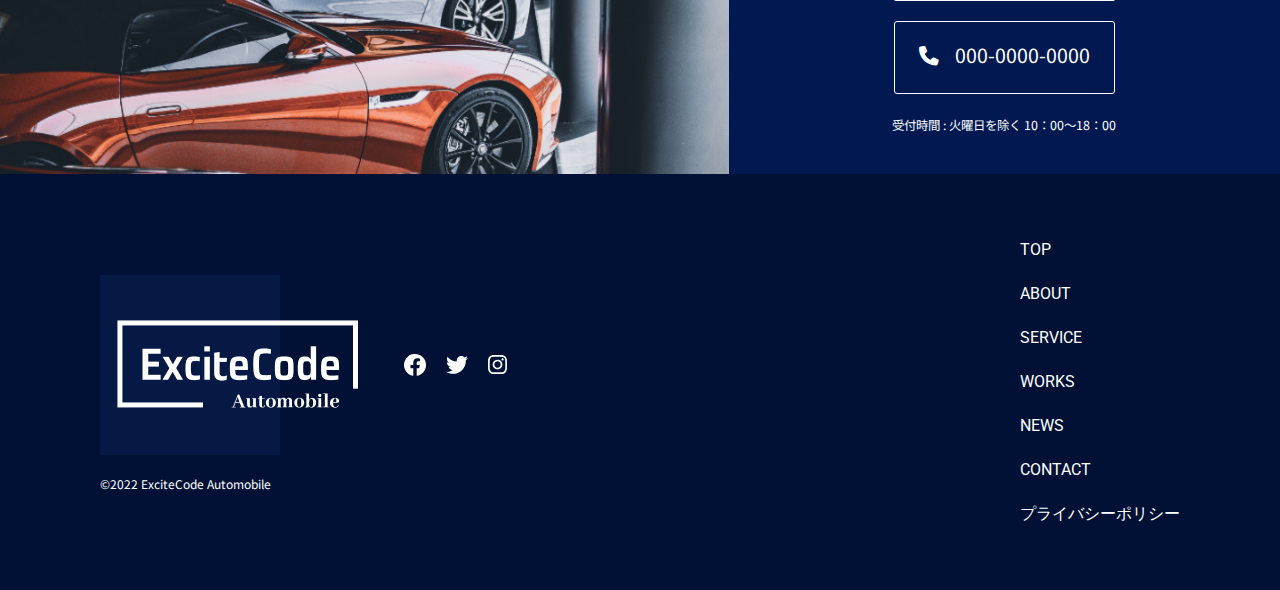
<file: works-detail.html>
<!DOCTYPE html>
<html lang="ja">
  <head>
    <meta charset="UTF-8" />
    <meta name="viewport" content="width=device-width, initial-scale=1.0" />
    <meta name="format-detection" content="telephone=no" />
    <title>ExciteCode Automobile</title>
    <!-- ファビコン -->
    <link rel="icon" href="images/common/favicon.svg" type="image/svg+xml" />
    <!-- CSS -->
    <link rel="stylesheet" href="./css/style.css" />
    <link
      rel="stylesheet"
      href="https://cdn.jsdelivr.net/npm/swiper@8/swiper-bundle.min.css"
    />
    <!-- google fonts -->
    <link rel="preconnect" href="https://fonts.googleapis.com" />
    <link rel="preconnect" href="https://fonts.gstatic.com" crossorigin />
    <link
      href="https://fonts.googleapis.com/css2?family=Noto+Sans+JP:wght@100..900&family=Oswald:wght@200..700&family=Roboto:ital,wght@0,100..900;1,100..900&display=swap"
      rel="stylesheet"
    />
    <!-- Font Awesome -->
    <link
      rel="stylesheet"
      href="https://cdnjs.cloudflare.com/ajax/libs/font-awesome/6.5.1/css/all.min.css"
    />
  </head>
  <body>
    <header class="p-header l-header">
      <div class="p-header__inner">
        <h1 class="p-header__logo">
          <a href="index.html">
            <img
              src="./images/common/logo_1.png"
              alt="ExciteCode Automobile ロゴ"
            />
          </a>
        </h1>
        <nav class="p-header__nav">
          <ul class="p-header__nav-list">
            <li class="p-header__nav-item u-underline__black">
              <a href="index.html">top</a>
            </li>
            <li class="p-header__nav-item u-underline__black">
              <a href="about.html">about</a>
            </li>
            <li class="p-header__nav-item u-underline__black">
              <a href="service.html">service</a>
            </li>
            <li class="p-header__nav-item u-underline__black">
              <a href="works.html">works</a>
            </li>
            <li class="p-header__nav-item u-underline__black">
              <a href="news.html">news</a>
            </li>
            <li
              class="p-header__nav-item p-header__nav-item--contact u-underline__white"
            >
              <a href="contact.html">
                <span>
                  <i class="fa-regular fa-envelope c-icon__mail"></i>
                  contact
                </span>
              </a>
            </li>
          </ul>
        </nav>
        <button class="p-header__hamburger js-hamburger">
          <span></span>
          <span></span>
          <span></span>
        </button>
        <div class="p-header__drawer js-drawer">
          <div class="p-header__drawer-logo">
            <a href="index.html">
              <img
                src="./images/common/logo_2.png"
                alt="ExciteCode Automobile ロゴ（サブ）"
              />
            </a>
          </div>
          <nav class="p-header__drawer-nav">
            <ul class="p-header__drawer-list">
              <li class="p-header__drawer-item">
                <a href="index.html">top</a>
              </li>
              <li class="p-header__drawer-item">
                <a href="about.html">about</a>
              </li>
              <li class="p-header__drawer-item">
                <a href="service.html">service</a>
              </li>
              <li class="p-header__drawer-item">
                <a href="works.html">works</a>
              </li>
              <li class="p-header__drawer-item">
                <a href="news.html">news</a>
              </li>
              <li class="p-header__drawer-item">
                <a href="contact.html">contact</a>
              </li>
              <li class="p-header__drawer-item">
                <a href="#">プライバシーポリシー</a>
              </li>
            </ul>
            <div class="c-sns__list">
              <a href="#" class="c-sns__list-icon">
                <img src="images/common/facebook.svg" alt="facebookアイコン" />
              </a>
              <a href="#" class="c-sns__list-icon">
                <img src="images/common/twitter.svg" alt="twitterアイコン" />
              </a>
              <a href="#" class="c-sns__list-icon">
                <img
                  src="images/common/instagram.svg"
                  alt="instagramアイコン"
                />
              </a>
            </div>
          </nav>
        </div>
      </div>
    </header>

    <div class="p-breadcrumb l-breadcrumb l-breadcrumb--detail">
      <div class="p-breadcrumb__inner">
        <!-- Breadcrumb NavXTで出力される部分 ここから -->
        <span>
          <a href="index.html">
            <span>top</span>
          </a>
        </span>

        <span>
          <a href="news.html">
            <span class="prev-item">news</span>
          </a>
        </span>

        <span>
          <span class="current-item">記事タイトル</span>
        </span>
        <!-- Breadcrumb NavXTで出力される部分 ここまで -->
      </div>
    </div>

    <main>
      <div class="p-works-detail l-works-detail">
        <div class="p-works-detail__inner">
          <div class="c-category c-category--works">修理・整備</div>
          <h2 class="p-works-detail__title">
            車のドアが開けられなくなった｜ドアロックの交換と車両の点検
          </h2>
          <time class="c-date p-works-detail__date" datetime="2022-09-02">
            2022.09.02
          </time>
          <picture class="p-works-detail__img">
            <source
              srcset="./images/common/works-detail.png"
              media="(min-width: 768px)"
              type="image/jpg"
            />
            <!-- 幅768px以上なら表示 -->
            <img
              src="./images/common/works-detail__SP.png"
              alt="車に鍵を差している画像"
            />
            <!-- それ以外で表示 -->
          </picture>
          <div class="p-works-detail__text">
            <p>
              本文がここに入ります。本文がここに入ります。本文がここに入ります。本文がここに入ります。本文がここに入ります。本文がここに入ります。本文がここに入ります。本文がここに入ります。本文がここに入ります。本文がここに入ります。本文がここに入ります。本文がここに入ります。本文がここに入ります。本文がここに入ります。本文がここに入ります。本文がここに入ります。本文がここに入ります。
            </p>
            <p>
              本文がここに入ります。本文がここに入ります。本文がここに入ります。本文がここに入ります。本文がここに入ります。本文がここに入ります。
            </p>
          </div>
          <div class="p-works-detail__btn">
            <a href="works.html" class="c-btn c-btn--works-detail">
              実績一覧へ戻る
            </a>
          </div>
        </div>
      </div>
    </main>

    <footer>
      <div class="l-contact p-contact">
        <div class="p-contact__inner">
          <picture class="p-contact__img">
            <source
              srcset="images/common/footer2.png"
              media="(min-width: 768px)"
              type="image/jpg"
            />
            <!-- 幅768px以上なら表示 -->
            <img src="images/common/footer_SP.png" alt="車が並んでいる画像" />
            <!-- それ以外で表示 -->
          </picture>
          <div class="p-contact__content">
            <div class="p-contact__content-inner">
              <p class="p-contact__text">
                輸入車の購入や修理のご相談など<br />お気軽にお問い合わせください。
              </p>
              <div class="p-contact__btn-wrap">
                <a href="contact.html" class="p-contact__btn"
                  ><span
                    ><i class="fa-regular fa-envelope"></i>お問い合わせ</span
                  ></a
                >
                <a
                  href="tel:000-0000-0000"
                  class="p-contact__btn p-contact__btn--tel"
                  ><span
                    ><i class="fa-solid fa-phone"></i>000-0000-0000</span
                  ></a
                >
              </div>
              <p class="p-contact__time">
                受付時間 : 火曜日を除く 10：00〜18：00
              </p>
            </div>
          </div>
        </div>
      </div>

      <div class="l-footer p-footer">
        <div class="p-footer__inner">
          <div class="p-footer__left">
            <div class="p-footer__left-wrap">
              <div class="p-footer__logo">
                <a href="index.html">
                  <img src="images/common/logo_2.png" alt="ロゴ画像" />
                </a>
              </div>
              <div class="c-sns__list">
                <a href="#" class="c-sns__list-icon">
                  <img
                    src="images/common/facebook.svg"
                    alt="facebookアイコン"
                  />
                </a>
                <a href="#" class="c-sns__list-icon">
                  <img src="images/common/twitter.svg" alt="twitterアイコン" />
                </a>
                <a href="#" class="c-sns__list-icon">
                  <img
                    src="images/common/instagram.svg"
                    alt="instagramアイコン"
                  />
                </a>
              </div>
            </div>
            <p class="p-footer__copyright">©2022 ExciteCode Automobile</p>
          </div>
          <div class="p-footer__right">
            <nav class="p-footer__nav">
              <ul class="p-footer__nav-items">
                <li class="p-footer__nav-item">
                  <a href="index.html">top</a>
                </li>
                <li class="p-footer__nav-item">
                  <a href="about.html">about</a>
                </li>
                <li class="p-footer__nav-item">
                  <a href="service.html">service</a>
                </li>
                <li class="p-footer__nav-item">
                  <a href="works.html">works</a>
                </li>
                <li class="p-footer__nav-item">
                  <a href="news.html">news</a>
                </li>
                <li class="p-footer__nav-item">
                  <a href="contact.html">contact</a>
                </li>
                <li class="p-footer__nav-item">
                  <a href="#">プライバシーポリシー</a>
                </li>
              </ul>
            </nav>
          </div>
        </div>
      </div>
    </footer>

    <!-- JS -->
    <script src="https://ajax.googleapis.com/ajax/libs/jquery/3.6.4/jquery.min.js"></script>
    <script src="https://cdn.jsdelivr.net/npm/swiper@8/swiper-bundle.min.js"></script>
    <script src="./js/jquery.inview.min.js"></script>
    <script src="./js/script.js"></script>
  </body>
</html>
</file>
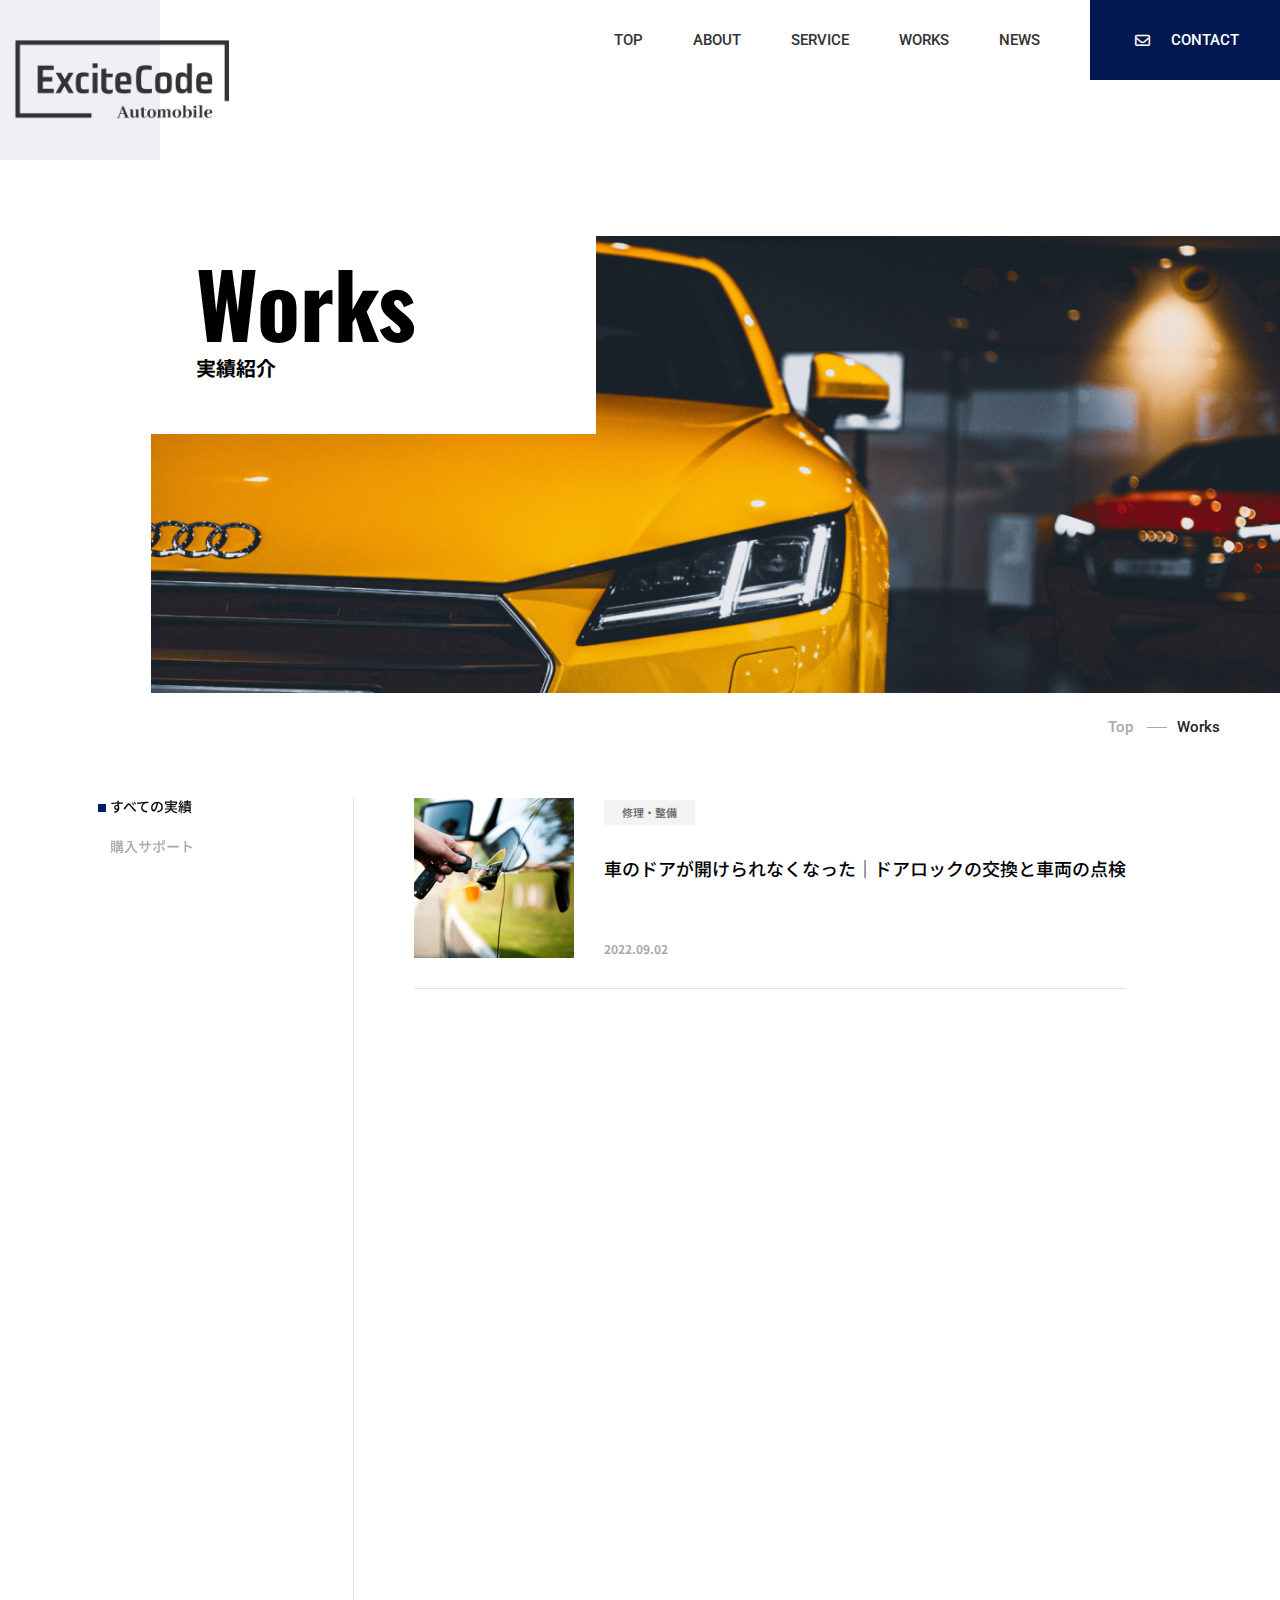
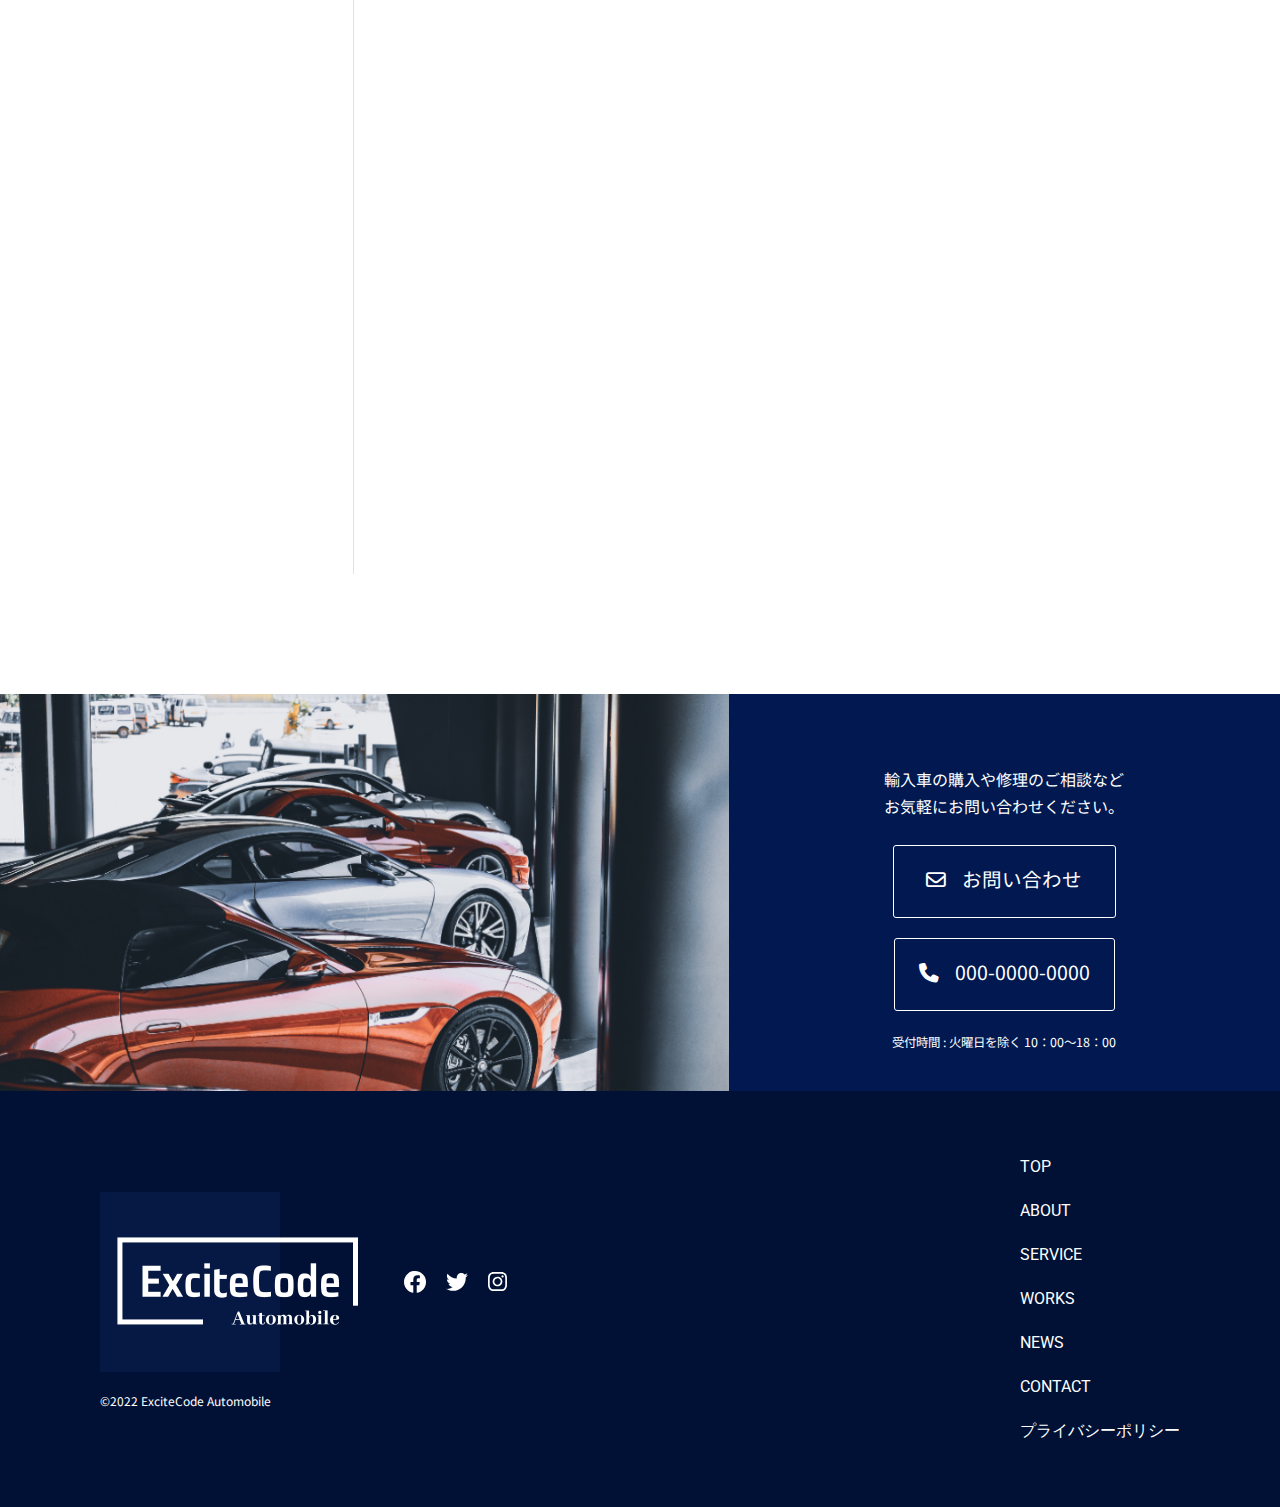
<file: works.html>
<!DOCTYPE html>
<html lang="ja">
  <head>
    <meta charset="UTF-8">
    <meta name="viewport" content="width=device-width, initial-scale=1.0">
    <meta name="format-detection" content="telephone=no">
    <title>ExciteCode Automobile</title>
    <!-- ファビコン -->
    <link rel="icon" href="images/common/favicon.svg" type="image/svg+xml">    
    <!-- CSS -->
    <link rel="stylesheet" href="./css/style.css">
    <link
      rel="stylesheet"
      href="https://cdn.jsdelivr.net/npm/swiper@8/swiper-bundle.min.css"
    >
    <!-- google fonts -->
    <link rel="preconnect" href="https://fonts.googleapis.com">
    <link rel="preconnect" href="https://fonts.gstatic.com" crossorigin>
    <link
      href="https://fonts.googleapis.com/css2?family=Noto+Sans+JP:wght@100..900&family=Oswald:wght@200..700&family=Roboto:ital,wght@0,100..900;1,100..900&display=swap"
      rel="stylesheet"
    >
    <!-- Font Awesome -->
    <link
      rel="stylesheet"
      href="https://cdnjs.cloudflare.com/ajax/libs/font-awesome/6.5.1/css/all.min.css"
    >
  </head>
  <body>
    <header class="p-header l-header">
      <div class="p-header__inner">
        <h1 class="p-header__logo">
          <a href="index.html">
            <img src="./images/common/logo_1.png" alt="ExciteCode Automobile ロゴ">
          </a>
        </h1>
        <nav class="p-header__nav">
          <ul class="p-header__nav-list">
            <li class="p-header__nav-item u-underline__black">
              <a href="index.html">top</a>
            </li>
            <li class="p-header__nav-item u-underline__black">
              <a href="about.html">about</a>
            </li>
            <li class="p-header__nav-item u-underline__black">
              <a href="service.html">service</a>
            </li>
            <li class="p-header__nav-item u-underline__black">
              <a href="works.html">works</a>
            </li>
            <li class="p-header__nav-item u-underline__black">
              <a href="news.html">news</a>
            </li>
            <li
              class="p-header__nav-item p-header__nav-item--contact u-underline__white"
            >
              <a href="contact.html">
                <span>
                  <i class="fa-regular fa-envelope c-icon__mail"></i>
                  contact
                </span>
              </a>
            </li>
          </ul>
        </nav>
        <button class="p-header__hamburger js-hamburger">
          <span></span>
          <span></span>
          <span></span>
        </button>
        <div class="p-header__drawer js-drawer">
          <div class="p-header__drawer-logo">
            <a href="index.html">
              <img src="./images/common/logo_2.png" alt="ExciteCode Automobile ロゴ（サブ）">
            </a>
          </div>
          <nav class="p-header__drawer-nav">
            <ul class="p-header__drawer-list">
              <li class="p-header__drawer-item">
                <a href="index.html">top</a>
              </li>
              <li class="p-header__drawer-item">
                <a href="about.html">about</a>
              </li>
              <li class="p-header__drawer-item">
                <a href="service.html">service</a>
              </li>
              <li class="p-header__drawer-item">
                <a href="works.html">works</a>
              </li>
              <li class="p-header__drawer-item">
                <a href="news.html">news</a>
              </li>
              <li class="p-header__drawer-item">
                <a href="contact.html">contact</a>
              </li>
              <li class="p-header__drawer-item">
                <a href="#">プライバシーポリシー</a>
              </li>
            </ul>
            <div class="c-sns__list">
              <a href="#" class="c-sns__list-icon">
                <img src="images/common/facebook.svg" alt="facebookアイコン">
              </a>
              <a href="#" class="c-sns__list-icon">
                <img src="images/common/twitter.svg" alt="twitterアイコン">
              </a>
              <a href="#" class="c-sns__list-icon">
                <img src="images/common/instagram.svg" alt="instagramアイコン">
              </a>
            </div>
          </nav>
        </div>
      </div>
    </header>

    <main>
      <section>
        <div class="c-sub-mv">
          <div class="c-sub-mv__inner">
            <h2 class="c-sub-mv__title js-fadeUp__left delay">
              works<span>実績紹介</span>
            </h2>
            <div class="c-sub-mv__img js-fadeUp__bottom">
              <picture>
                <source
                  srcset="./images/common/sub-works_FV.png"
                  media="(min-width: 768px)"
                  type="image/jpg"
                >
                <!-- 幅768px以上なら表示 -->
                <img
                  src="./images/common/sub-works__FV-sp.png"
                  alt="実績紹介ページ"
                >
                <!-- それ以外で表示 -->
              </picture>
            </div>
          </div>
        </div>
      </section>

      <div class="p-breadcrumb l-breadcrumb">
        <div class="p-breadcrumb__inner">
          <!-- Breadcrumb NavXTで出力される部分 ここから -->
          <span>
            <a href="index.html">
              <span>top</span>
            </a>
          </span>

          <span>
            <span class="current-item">works</span>
          </span>
          <!-- Breadcrumb NavXTで出力される部分 ここまで -->
        </div>
      </div>

        <div class="l-sub-works p-sub-works">
          <div class="p-sub-works__inner inner">
            <div class="p-sub-works__menu-wrap p-sub-works-menu__wrap c-category-list__wrap c-category-list__wrap--works">
              <ul class="c-category-list">
                <li class="c-category-list__item js-fadeUp__bottom">
                  <p class="c-category-list__text active">
                    すべての実績
                  </p>
                </li>
                <li class="c-category-list__item js-fadeUp__bottom">
                  <p class="c-category-list__text">購入サポート</p>
                </li>
                <li class="c-category-list__item js-fadeUp__bottom">
                  <p class="c-category-list__text">
                    修理・整備
                  </p>
                </li>
                <li class="c-category-list__item js-fadeUp__bottom">
                  <p class="c-category-list__text">車検・点検</p>
                </li>
              </ul>
            </div>
            <div class="p-sub-works__wrap">
              <ul class="p-sub-works__list p-works-list">
                <li class="p-works-list__item c-works-item c-works-item--archive js-fadeUp__top">
                  <a href="works-detail.html">
                    <picture class="c-works-item__img">
                      <source
                        srcset="images/common/sub-works1.png"
                        media="(min-width: 768px)"
                        type="image/jpg"
                      >
                      <!-- 幅768px以上なら表示 -->
                      <img src="images/common/sub-works-sp1.png" alt="車のドアに鍵を差している">
                      <!-- それ以外で表示 -->
                    </picture>
                    <div class="c-works-item__content">
                      <p class="c-category  c-category--works">修理・整備</p>
                      <p class="c-works-item__title u-underline__black--works">車のドアが開けられなくなった｜ドアロックの交換と車両の点検</p>
                      <time class="c-date c-works-item__date" datetime="2022-09-02">2022.09.02</time>
                    </div>
                  </a>
                </li>
                <li class="p-works-list__item c-works-item c-works-item--archive js-fadeUp__top">
                  <a href="works-detail.html">
                    <picture class="c-works-item__img">
                      <source
                        srcset="images/common/sub-works2.png"
                        media="(min-width: 768px)"
                        type="image/jpg"
                      >
                      <!-- 幅768px以上なら表示 -->
                      <img src="images/common/sub-works-sp2.png" alt="板金修理">
                      <!-- それ以外で表示 -->
                    </picture>
                    <div class="c-works-item__content">
                      <p class="c-category c-category--works">修理・整備</p>
                      <p class="c-works-item__title u-underline__black--works">愛車のリアバンパーに傷がついた｜板金修理と塗装で修理対応</p>
                      <time class="c-date c-works-item__date" datetime="2022-08-26">2022.08.26</time>
                    </div>
                  </a>
                </li>
                <li class="p-works-list__item c-works-item c-works-item--archive js-fadeUp__top">
                  <a href="works-detail.html">
                    <picture class="c-works-item__img">
                      <source
                        srcset="images/common/sub-works3.png"
                        media="(min-width: 768px)"
                        type="image/jpg"
                      >
                      <!-- 幅768px以上なら表示 -->
                      <img src="images/common/sub-works-sp3.png" alt="お客様と従業員が話している画像">
                      <!-- それ以外で表示 -->
                    </picture>
                    <div class="c-works-item__content">
                      <p class="c-category c-category--works">購入サポート</p>
                      <p class="c-works-item__title u-underline__black--works">はじめて輸入車の購入を検討中のお客様｜憧れのBMWを試乗していただきました</p>
                      <time class="c-date c-works-item__date" datetime="2022-08-20">2022.08.20</time>
                    </div>
                  </a>
                </li>
                <li class="p-works-list__item c-works-item c-works-item--archive js-fadeUp__top">
                  <a href="works-detail.html">
                    <picture class="c-works-item__img">
                      <source
                        srcset="images/common/sub-works4.png"
                        media="(min-width: 768px)"
                        type="image/jpg"
                      >
                      <!-- 幅768px以上なら表示 -->
                      <img src="images/common/sub-works-sp4.png" alt="レンジローバー">
                      <!-- それ以外で表示 -->
                    </picture>
                    <div class="c-works-item__content">
                      <p class="c-category  c-category--works">車検・点検</p>
                      <p class="c-works-item__title u-underline__black--works">輸入車の車検・点検 | ランドローバーレンジローバーの車検と点検実績</p>
                      <time class="c-date c-works-item__date" datetime="2022-08-18">2022.08.18</time>
                    </div>
                  </a>
                </li>
                <li class="p-works-list__item c-works-item c-works-item--archive js-fadeUp__top">
                  <a href="works-detail.html">
                    <picture class="c-works-item__img">
                      <source
                        srcset="images/common/sub-works1.png"
                        media="(min-width: 768px)"
                        type="image/jpg"
                      >
                      <!-- 幅768px以上なら表示 -->
                      <img src="images/common/sub-works-sp1.png" alt="車のドアに鍵を差している">
                      <!-- それ以外で表示 -->
                    </picture>
                    <div class="c-works-item__content">
                      <p class="c-category  c-category--works">修理・整備</p>
                      <p class="c-works-item__title u-underline__black--works">車のドアが開けられなくなった｜ドアロックの交換と車両の点検</p>
                      <time class="c-date c-works-item__date" datetime="2022-08-10">2022.08.10</time>
                    </div>
                  </a>
                </li>
                <li class="p-works-list__item c-works-item c-works-item--archive js-fadeUp__top">
                  <a href="works-detail.html">
                    <picture class="c-works-item__img">
                      <source
                        srcset="images/common/sub-works2.png"
                        media="(min-width: 768px)"
                        type="image/jpg"
                      >
                      <!-- 幅768px以上なら表示 -->
                      <img src="images/common/sub-works-sp2.png" alt="板金修理">
                      <!-- それ以外で表示 -->
                    </picture>
                    <div class="c-works-item__content">
                      <p class="c-category c-category--works">修理・整備</p>
                      <p class="c-works-item__title u-underline__black--works">タイトルは30文字で改行して46文字以降は点々で表示されますタイトルは30文字で改行して46テキストテキストテキストテキスト</p>
                      <time class="c-date c-works-item__date" datetime="2022-08-26">2022.08.26</time>
                    </div>
                  </a>
                </li>
              </ul>
              <div class="p-pagenavi js-fadeUp__top">
                <div class="p-pagenavi__inner">
                  <!-- WP-PageNaviで出力される部分 ここから -->
                  <div class="wp-pagenavi" role="navigation">
                    <a class="previouspostslink" rel="prev" href="#"></a>
                    <span class="current">1</span>
                    <a class="page larger" href="#">2</a>
                    <a class="page larger" href="#">3</a>
                    <a class="page larger" href="#">4</a>
                    <a class="page larger" href="#">5</a>
                    <a class="nextpostslink" rel="next" href="#"></a>
                  </div>
                  <!-- WP-PageNaviで出力される部分 ここまで -->
                </div>
              </div>
            </div>
          </div>
        </div>
      </div>
    </main>

    <footer>
      <div class="l-contact p-contact">
        <div class="p-contact__inner">
          <picture class="p-contact__img">
            <source
              srcset="images/common/footer2.png"
              media="(min-width: 768px)"
              type="image/jpg"
            >
            <!-- 幅768px以上なら表示 -->
            <img src="images/common/footer_SP.png" alt="車が並んでいる画像">
            <!-- それ以外で表示 -->
          </picture>
          <div class="p-contact__content">
            <div class="p-contact__content-inner">
              <p class="p-contact__text">
                輸入車の購入や修理のご相談など<br>お気軽にお問い合わせください。
              </p>
              <div class="p-contact__btn-wrap">
                <a href="contact.html" class="p-contact__btn"
                  ><span
                    ><i class="fa-regular fa-envelope"></i>お問い合わせ</span
                  ></a
                >
                <a href="tel:000-0000-0000" class="p-contact__btn p-contact__btn--tel"
                  ><span
                    ><i class="fa-solid fa-phone"></i>000-0000-0000</span
                  ></a
                >
              </div>
              <p class="p-contact__time">
                受付時間 : 火曜日を除く 10：00〜18：00
              </p>
            </div>
          </div>
        </div>
      </div>

      <div class="l-footer p-footer">
        <div class="p-footer__inner">
          <div class="p-footer__left">
            <div class="p-footer__left-wrap">
              <div class="p-footer__logo">
                <a href="index.html">
                  <img src="images/common/logo_2.png" alt="ロゴ画像">
                </a>
              </div>
              <div class="c-sns__list">
                <a href="#" class="c-sns__list-icon">
                  <img
                    src="images/common/facebook.svg"
                    alt="facebookアイコン"
                  >
                </a>
                <a href="#" class="c-sns__list-icon">
                  <img src="images/common/twitter.svg" alt="twitterアイコン">
                </a>
                <a href="#" class="c-sns__list-icon">
                  <img
                    src="images/common/instagram.svg"
                    alt="instagramアイコン"
                  >
                </a>
              </div>
            </div>
            <p class="p-footer__copyright">©2022 ExciteCode Automobile</p>
          </div>
          <div class="p-footer__right">
            <nav class="p-footer__nav">
              <ul class="p-footer__nav-items">
                <li class="p-footer__nav-item">
                  <a href="index.html">top</a>
                </li>
                <li class="p-footer__nav-item">
                  <a href="about.html">about</a>
                </li>
                <li class="p-footer__nav-item">
                  <a href="service.html">service</a>
                </li>
                <li class="p-footer__nav-item">
                  <a href="works.html">works</a>
                </li>
                <li class="p-footer__nav-item">
                  <a href="news.html">news</a>
                </li>
                <li class="p-footer__nav-item">
                  <a href="contact.html">contact</a>
                </li>
                <li class="p-footer__nav-item">
                  <a href="#">プライバシーポリシー</a>
                </li>
              </ul>
            </nav>
          </div>
        </div>
      </div>
    </footer>

    <!-- JS -->
    <script src="https://ajax.googleapis.com/ajax/libs/jquery/3.6.4/jquery.min.js"></script>
    <script src="https://cdn.jsdelivr.net/npm/swiper@8/swiper-bundle.min.js"></script>
    <script src="./js/jquery.inview.min.js"></script>
    <script src="./js/script.js"></script>
  </body>
</html>
</file>
<file: css/style.css>
@charset "UTF-8";
/*
 * 参考
 * https://github.com/Andy-set-studio/modern-css-reset/blob/master/src/reset.css
*/
/* Box sizing rules */
*,
*::before,
*::after {
  box-sizing: border-box;
}

/* Remove default margin */
body,
h1,
h2,
h3,
h4,
h5,
h6,
p,
figure,
blockquote,
dl,
dd,
ul {
  margin: 0;
}

/* Remove list styles on ul, ol elements with a list role, which suggests default styling will be removed */
ul,
ol {
  list-style: none;
  margin: 0;
  padding: 0;
}

/* Set core root defaults */
html:focus-within {
  scroll-behavior: smooth;
}

/* Set core body defaults */
body {
  min-height: 100vh;
  text-rendering: optimizeSpeed;
  line-height: 1.5;
}

/* A elements that don't have a class get default styles */
a:not([class]) {
  -webkit-text-decoration-skip: ink;
          text-decoration-skip-ink: auto;
}

/* Make images easier to work with */
img,
picture {
  max-width: 100%;
  display: block;
}

/* Inherit fonts for inputs and buttons */
input,
button,
textarea,
select {
  font: inherit;
}

/* Remove all animations and transitions for people that prefer not to see them */
@media (prefers-reduced-motion: reduce) {
  html:focus-within {
    scroll-behavior: auto;
  }
  *,
*::before,
*::after {
    -webkit-animation-duration: 0.01ms !important;
            animation-duration: 0.01ms !important;
    -webkit-animation-iteration-count: 1 !important;
            animation-iteration-count: 1 !important;
    transition-duration: 0.01ms !important;
    scroll-behavior: auto !important;
  }
}
/*****************************************
 * 数値から単位を取り除く
 * 参考
 * https://css-tricks.com/snippets/sass/
******************************************/
/*****************************************
 * px→remの計算
 * 参考
 * https://webdou.net/sass-rem/
 * Sassではmath.div関数の使用が推奨のため、スラッシュ(/)演算子から変更
******************************************/
/*****************************************
 * vwの計算
 * 参考
 * https://webdou.net/sass-vw/
 * Sassではmath.div関数の使用が推奨のため、スラッシュ(/)演算子から変更
******************************************/
html {
  font-size: 16px;
  scroll-behavior: smooth;
}
@media (max-width: 1150px) {
  html {
    font-size: 1.3913043478vw;
  }
}
@media screen and (max-width: 767px) {
  html {
    font-size: 16px;
  }
}
@media (max-width: 375px) {
  html {
    font-size: 4.2666666667vw;
  }
}

body {
  font-family: "Noto Sans JP", "Oswald", Roboto, sans-serif;
  font-weight: 400;
  color: #000;
}

a {
  text-decoration: none;
  color: inherit;
  transition: opacity 0.3s;
}

a:hover {
  opacity: 0.8;
}
@media screen and (max-width: 767px) {
  a:hover {
    opacity: 1;
  }
}

.inner {
  max-width: 1150px;
  margin: 0 auto;
  padding: 0 25px;
}
@media screen and (max-width: 767px) {
  .inner {
    padding: 0 20px;
  }
}

.l-header {
  position: fixed;
  z-index: 900;
  top: 0;
  right: 0;
  left: 0;
}

.l-about {
  margin-top: 21.0625rem;
}
@media screen and (max-width: 767px) {
  .l-about {
    margin-top: 10.625rem;
  }
}

.l-service {
  margin-top: 7.5rem;
  margin-bottom: 7.5rem;
}
@media screen and (max-width: 767px) {
  .l-service {
    margin-top: 5rem;
    margin-bottom: 5rem;
  }
}

.l-works {
  padding-top: 7.5rem;
}

.l-news {
  margin-top: 7.5rem;
  padding-bottom: 7.5rem;
}
@media screen and (max-width: 767px) {
  .l-news {
    margin-top: 5rem;
    padding-bottom: 4.5rem;
  }
}

.l-footer {
  padding: 4rem 0;
}
@media screen and (max-width: 767px) {
  .l-footer {
    padding: 3.875rem 0 2rem 0;
  }
}

.l-breadcrumb {
  margin-top: 1.25rem;
}
@media screen and (max-width: 767px) {
  .l-breadcrumb {
    margin-top: 0;
  }
}
.l-breadcrumb--detail {
  margin-top: 12.5rem;
}
@media screen and (max-width: 767px) {
  .l-breadcrumb--detail {
    margin-top: 6.875rem;
  }
}

.l-sub-page-scroll {
  margin-top: 3.75rem;
}
@media screen and (max-width: 767px) {
  .l-sub-page-scroll {
    margin-top: 1.875rem;
  }
}

.l-sub-section-title {
  margin-top: 6.25rem;
}
@media screen and (max-width: 767px) {
  .l-sub-section-title {
    margin-top: 3.75rem;
  }
}

.l-sub-philosophy {
  margin-top: 7.5rem;
}
@media screen and (max-width: 767px) {
  .l-sub-philosophy {
    margin-top: 5rem;
  }
}

.l-sub-access {
  margin: 7.5rem 0;
}
@media screen and (max-width: 767px) {
  .l-sub-access {
    margin: 5rem 0;
  }
}

.l-sub-company {
  padding-top: 4.375rem;
}
@media screen and (max-width: 767px) {
  .l-sub-company {
    padding-top: 3.75rem;
  }
}

.l-sub-service {
  margin-top: 7.5rem;
  margin-bottom: 7.5rem;
}
@media screen and (max-width: 767px) {
  .l-sub-service {
    margin-top: 3.125rem;
    margin-bottom: 5rem;
  }
}

.l-sub-news {
  margin-top: 3.75rem;
  padding-bottom: 7.5rem;
}
@media screen and (max-width: 767px) {
  .l-sub-news {
    margin-top: 1.875rem;
    padding-bottom: 5.625rem;
  }
}

.l-two-column {
  display: flex;
  -moz-column-gap: 8.75rem;
       column-gap: 8.75rem;
  margin: 3.75rem auto 0 auto;
  max-width: 90rem;
  padding: 0 8.8125rem 7.5rem;
}
@media screen and (max-width: 767px) {
  .l-two-column {
    flex-direction: column;
    margin: 1.875rem auto;
    padding: 0 0.9375rem;
  }
}
.l-two-column__main {
  max-width: 44.875rem;
  width: 100%;
}
.l-two-column__aside {
  max-width: 18.75rem;
  width: 100%;
}
@media screen and (max-width: 767px) {
  .l-two-column__aside {
    max-width: none;
    margin-top: 3.75rem;
  }
}

.l-sub-works {
  margin-top: 3.75rem;
  padding-bottom: 7.5rem;
}
@media screen and (max-width: 767px) {
  .l-sub-works {
    margin-top: 1.875rem;
    padding-bottom: 5.625rem;
  }
}

.l-works-detail {
  margin-top: 3.75rem;
  margin-bottom: 7.5rem;
}
@media screen and (max-width: 767px) {
  .l-works-detail {
    margin-top: 1.875rem;
    margin-bottom: 5.625rem;
  }
}

.c-btn {
  padding: 0.875rem 2.4375rem 0.875rem 1.5rem;
  position: relative;
  display: inline-block;
  font-size: 0.875rem;
  font-weight: 500;
  font-family: roboto;
  line-height: 1;
  letter-spacing: 0.1em;
  text-transform: uppercase;
  border: 1px solid #011950;
  border-radius: 4px;
  color: #011950;
  transition: 0.3s;
}
@media screen and (max-width: 767px) {
  .c-btn {
    letter-spacing: 0.01em;
  }
}
.c-btn::before {
  content: "";
  position: absolute;
  top: 50%;
  right: 1.09375rem;
  width: 0.5rem;
  height: 0.5rem;
  border-top: 0.125rem solid #011950;
  border-right: 0.125rem solid #011950;
  transform: translateY(-50%) rotate(45deg);
  transition: 0.3s;
}
.c-btn:hover {
  color: #fff;
  background-color: #011950;
}
.c-btn:hover::before {
  right: 0.9375rem;
  border-color: #fff;
}
.c-btn--prev {
  padding-right: 1.5rem;
  padding-left: 2.4375rem;
}
.c-btn--prev::before {
  content: "";
  position: absolute;
  top: 50%;
  left: 1.09375rem;
  width: 0.5rem;
  height: 0.5rem;
  border-top: 0.125rem solid #011950;
  border-right: 0.125rem solid #011950;
  transform: translateY(-50%) rotate(-135deg);
  transition: 0.3s;
}
.c-btn--prev:hover::before {
  left: 0.9375rem;
  border-color: #fff;
}
.c-btn--works-detail {
  padding-right: 5.375rem;
  padding-left: 6.3125rem;
  font-family: Noto Sans JP;
  font-weight: 500;
}
.c-btn--works-detail::before {
  content: "";
  position: absolute;
  top: 50%;
  left: 5.375rem;
  width: 0.5rem;
  height: 0.5rem;
  border-top: 0.125rem solid #011950;
  border-right: 0.125rem solid #011950;
  transform: translateY(-50%) rotate(-135deg);
  transition: 0.3s;
}
.c-btn--works-detail:hover::before {
  left: 5.125rem;
  border-color: #fff;
}
.c-btn--contact-prev {
  padding: 1.25rem 11.15625rem;
  font-family: Noto Sans JP;
  font-weight: 500;
  background-color: #011950;
  color: #fff;
  font-size: 1.125rem;
}
@media screen and (max-width: 767px) {
  .c-btn--contact-prev {
    padding: 0.71875rem 5.9375rem 0.71875rem 6.875rem;
    font-size: 0.875rem;
  }
}
.c-btn--contact-prev::before {
  content: "";
  position: absolute;
  top: 50%;
  left: 10.3125rem;
  width: 0.5rem;
  height: 0.5rem;
  border-top: 0.125rem solid #fff;
  border-right: 0.125rem solid #fff;
  transform: translateY(-50%) rotate(-135deg);
  transition: 0.3s;
}
@media screen and (max-width: 767px) {
  .c-btn--contact-prev::before {
    left: 5.9375rem;
  }
}
.c-btn--contact-prev:hover {
  background-color: #fff;
  color: #011950;
}
.c-btn--contact-prev:hover::before {
  left: 10rem;
  border-color: #011950;
}
@media screen and (max-width: 767px) {
  .c-btn--contact-prev:hover::before {
    left: 5.625rem;
  }
}
.c-btn--404 {
  border-color: #fff;
  color: #fff;
  padding: 0.75rem 1.875rem 0.75rem 2.8125rem;
}
@media screen and (max-width: 767px) {
  .c-btn--404 {
    color: #011950;
    border-color: #011950;
  }
}
.c-btn--404:hover {
  background: none;
}
@media screen and (max-width: 767px) {
  .c-btn--404:hover {
    color: #fff;
    background-color: #011950;
  }
}
.c-btn--404::before {
  content: "";
  position: absolute;
  top: 50%;
  left: 1.875rem;
  width: 0.5rem;
  height: 0.5rem;
  border-top: 0.125rem solid #fff;
  border-right: 0.125rem solid #fff;
  transform: translateY(-50%) rotate(-135deg);
  transition: 0.3s;
}
@media screen and (max-width: 767px) {
  .c-btn--404::before {
    border-color: #011950;
  }
}
.c-btn--404:hover::before {
  left: 1.5625rem;
}
.c-btn--box-none {
  border: none;
  padding-right: 0.9375rem;
  padding-bottom: 0.25rem;
}
.c-btn--box-none:hover {
  color: #011950;
  background-color: transparent;
}
.c-btn--box-none:hover::before {
  right: -0.3125rem;
  border-color: #011950;
}
.c-btn--box-none::before {
  right: 0;
  top: unset;
  bottom: 12%;
}
.c-btn--box-none::after {
  position: absolute;
  justify-content: center;
  content: "";
  width: 70%;
  height: 1px;
  background: #011950;
  bottom: 0;
  left: 17%;
  transform: scale(0, 1);
  transform-origin: right top; /*変形（アンダーラインの伸長）の原点がaタグ（各メニュー）の右端*/
  transition: transform 0.3s;
}
.c-btn--box-none:hover::after {
  transform: scale(1, 1); /*ホバー後、x軸方向に1（相対値）伸長*/
  transform-origin: left top; /*左から右に向かう*/
  transition: transform 0.3s;
}
.c-btn--japanese {
  font-family: Noto Sans JP;
}

.c-section-title {
  font-family: "Oswald", "Noto Sans JP", Roboto, sans-serif;
  font-weight: 700;
  text-transform: capitalize;
  font-size: 4.375rem;
  color: #000;
  line-height: 1.4857142857;
  display: inline-block;
}
@media screen and (max-width: 767px) {
  .c-section-title {
    font-size: 2.375rem;
    line-height: 1.4736842105;
  }
}

.c-icon__mail {
  color: #fff;
  width: 1.375rem;
  height: 1.1rem;
  margin-right: 0.625rem;
  padding-top: 0.125rem;
}

.c-date {
  font-size: 0.75rem;
  font-weight: 700;
  color: #a9a9a9;
}
@media screen and (max-width: 767px) {
  .c-date {
    font-size: 0.625rem;
  }
}

.c-category {
  font-size: 0.6875rem;
  padding: 0.25rem 1.125rem;
  display: inline-block;
  color: #626262;
  font-weight: 500;
}
@media screen and (max-width: 767px) {
  .c-category {
    font-size: 0.625rem;
    padding: 0.3125rem 0.9375rem;
    line-height: 1.2;
  }
}
.c-category--news {
  background-color: #F3F3F3;
  color: #626262;
}
@media screen and (max-width: 767px) {
  .c-category--news {
    font-size: 0.625rem;
  }
}
.c-category--news + .c-category--news {
  margin-left: 1.0625rem;
}
@media screen and (max-width: 767px) {
  .c-category--news + .c-category--news {
    margin-left: 0.125rem;
  }
}
.c-category--works {
  background-color: #f3f3f3;
}
@media screen and (max-width: 767px) {
  .c-category--works {
    font-size: 0.625rem;
    line-height: 1.2;
    vertical-align: top;
  }
}

.c-sns__list {
  display: flex;
  align-items: center;
  margin-left: 2.875rem;
}
@media screen and (max-width: 767px) {
  .c-sns__list {
    margin-left: 0;
    margin-top: 3.25rem;
  }
}
.c-sns__list-icon + .c-sns__list-icon {
  margin-left: 1.25rem;
}

.c-sub-mv {
  position: relative;
  margin-top: 14.75rem;
}
@media screen and (max-width: 767px) {
  .c-sub-mv {
    margin-top: 29.3333333333vw;
  }
}
.c-sub-mv__inner {
  height: 35.6944444444vw;
  width: 88.1944444444vw;
  margin-left: auto;
}
@media screen and (max-width: 767px) {
  .c-sub-mv__inner {
    height: 100%;
    width: 97.3333333333vw;
    max-height: 17.5rem;
  }
}
.c-sub-mv__title {
  font-size: 6.9444444444vw;
  line-height: 1.2;
  text-transform: capitalize;
  font-family: Oswald;
  background-color: #fff;
  max-width: 34.7222222222vw;
  width: 100%;
  height: 15.5555555556vw;
  padding: 1.1111111111vw 0 0 3.4722222222vw;
  position: absolute;
  top: -0.0694444444vw;
  z-index: 20;
}
@media screen and (max-width: 767px) {
  .c-sub-mv__title {
    font-size: 2.75rem;
    padding: 1.125rem 0 0 1.125rem;
    max-width: 11.875rem;
    height: 8.125rem;
  }
}
.c-sub-mv__title span {
  font-family: Noto Sans JP;
  display: block;
  font-size: 1.25rem;
}
@media screen and (max-width: 767px) {
  .c-sub-mv__title span {
    font-size: 0.75rem;
  }
}
.c-sub-mv__img img {
  width: 100%;
  height: 100%;
  -o-object-fit: cover;
     object-fit: cover;
}
@media screen and (max-width: 767px) {
  .c-sub-mv__img img {
    aspect-ratio: 365/280;
    max-height: 17.5rem;
    -o-object-position: center 40%;
       object-position: center 40%;
  }
}

.c-subPage-title {
  font-family: Oswald;
  font-size: 2.5rem;
  position: relative;
  display: inline-block;
  text-transform: capitalize;
  line-height: 1.475;
}
@media screen and (max-width: 767px) {
  .c-subPage-title {
    font-size: 1.625rem;
    line-height: 1.5;
  }
}
.c-subPage-title span {
  font-size: 1rem;
  font-family: Noto Sans JP;
  color: #011950;
  display: block;
}
@media screen and (max-width: 767px) {
  .c-subPage-title span {
    font-size: 0.75rem;
  }
}
.c-subPage-title::after {
  content: "";
  width: 3.75rem;
  height: 2px;
  background-color: #000;
  position: absolute;
  top: 54px;
  right: -5rem;
}
@media screen and (max-width: 767px) {
  .c-subPage-title::after {
    top: 35px;
    right: -4.375rem;
  }
}

.c-sub-section-title__inner {
  max-width: 55.625rem;
}
.c-sub-section-title h2 {
  font-size: 2.5rem;
  line-height: 1.5;
  font-weight: 500;
}
@media screen and (max-width: 767px) {
  .c-sub-section-title h2 {
    font-size: 1.125rem;
    line-height: 2.0555555556;
  }
}
.c-sub-section-title p {
  margin-top: 2.5rem;
  line-height: 2.3em;
}
@media screen and (max-width: 767px) {
  .c-sub-section-title p {
    margin-top: 1.875rem;
    font-size: 0.875rem;
  }
}
@media screen and (max-width: 767px) {
  .c-sub-section-title p br {
    display: none;
  }
}

.c-aside-menu {
  background-color: #011950;
  width: 18.75rem;
  padding: 0.9375rem 0 0.9375rem 1.125rem;
}
@media screen and (max-width: 767px) {
  .c-aside-menu {
    width: 100%;
  }
}
.c-aside-menu__wrap {
  padding-bottom: 2.5rem;
}
.c-aside-menu__title {
  color: #fff;
  width: 100%;
  font-weight: 500;
}
@media screen and (max-width: 767px) {
  .c-aside-menu__title {
    font-size: 0.875rem;
  }
}
.c-aside-menu__list {
  border-bottom: solid 1px #E4E4E4;
  margin: 0 1.125rem;
}
@media screen and (max-width: 767px) {
  .c-aside-menu__list:last-child {
    border: none;
  }
}
.c-aside-menu__list a {
  padding: 1.125rem 0;
  display: flex;
  position: relative;
}
.c-aside-menu__list--filter {
  display: block;
}
.c-aside-menu__list--filter:last-child {
  border-bottom: none;
}
.c-aside-menu__list img {
  aspect-ratio: 100/100;
  max-width: 6.25rem;
  width: 100%;
}
.c-aside-menu__lists li:last-child .c-aside-menu__list--filter {
  border-bottom: none;
}
.c-aside-menu__text {
  font-size: 0.75rem;
  margin-bottom: 0.875rem;
  line-height: 2;
  display: block;
}
.c-aside-menu__text-wrap {
  padding-left: 1.125rem;
}
.c-aside-menu__date {
  font-size: 0.625rem;
  position: absolute;
  bottom: 1.125rem;
}

.c-works-item {
  padding: 3.125rem 2.5rem 0 2.5rem;
  display: inline-block;
}
@media screen and (max-width: 767px) {
  .c-works-item {
    padding-top: 1.875rem;
    display: block;
  }
}
.c-works-item a {
  display: flex;
  flex-direction: row;
  padding-bottom: 3.125rem;
  border-bottom: 1px solid #e2e2e2;
}
@media screen and (max-width: 767px) {
  .c-works-item a {
    padding-bottom: 1.875rem;
  }
}
.c-works-item a:hover {
  opacity: 0.8;
}
.c-works-item__img {
  aspect-ratio: 290/229;
  margin-right: 3.125rem;
}
@media screen and (max-width: 767px) {
  .c-works-item__img {
    aspect-ratio: 120/90;
    margin-right: 1.125rem;
    min-width: 7.5rem;
  }
}
.c-works-item__category {
  background-color: #f3f3f3;
}
@media screen and (max-width: 767px) {
  .c-works-item__category {
    font-size: 0.625rem;
    line-height: 1.2;
  }
}
.c-works-item__title {
  font-size: 1.5rem;
  margin-top: 1.875rem;
  font-weight: 500;
}
@media screen and (max-width: 767px) {
  .c-works-item__title {
    font-size: 0.875rem;
    margin-top: 0.875rem;
    line-height: 2;
  }
}
.c-works-item__text {
  font-size: 1rem;
  color: #626262;
  margin-top: 2.25rem;
  line-height: 2.375;
}
@media screen and (max-width: 767px) {
  .c-works-item__text {
    display: none;
  }
}
.c-works-item-date {
  margin-top: 1.0625rem;
}
@media screen and (max-width: 767px) {
  .c-works-item-date {
    font-size: 0.625rem;
  }
}
.c-works-item--archive {
  display: inline-block;
  margin-left: 3.75rem;
  padding: 0;
}
@media screen and (max-width: 767px) {
  .c-works-item--archive {
    margin-left: 0;
    width: 100%;
  }
}
.c-works-item--archive + .c-works-item--archive {
  padding-top: 1.875rem;
}
.c-works-item--archive .c-works-item__content {
  position: relative;
}
.c-works-item--archive a {
  padding-bottom: 1.875rem;
}
@media screen and (max-width: 767px) {
  .c-works-item--archive a {
    padding-bottom: 1.25rem;
  }
}
.c-works-item--archive .c-works-item__img {
  aspect-ratio: 160/160;
  margin-right: 1.875rem;
  max-width: 10rem;
}
@media screen and (max-width: 767px) {
  .c-works-item--archive .c-works-item__img {
    aspect-ratio: 130/100;
    margin-right: 0.9375rem;
    min-width: 8.125rem;
  }
}
.c-works-item--archive .c-works-item__title {
  font-size: 1.125rem;
}
@media screen and (max-width: 767px) {
  .c-works-item--archive .c-works-item__title {
    font-size: 0.875rem;
    margin-bottom: 1.25rem;
  }
}
.c-works-item--archive .c-works-item__date {
  position: absolute;
  bottom: 0;
  margin-top: 0;
}

.c-news-item {
  border-bottom: 1px solid #e2e2e2;
}
.c-news-item a {
  display: block;
  padding-bottom: 2.125rem;
}
@media screen and (max-width: 767px) {
  .c-news-item a {
    padding-bottom: 1.25rem;
  }
}
.c-news-item + .c-news-item {
  margin-top: 1.875rem;
}
.c-news-item__meta {
  display: flex;
}
@media screen and (max-width: 767px) {
  .c-news-item__meta {
    margin-top: 1.25rem;
  }
}
.c-news-item__date {
  margin-top: 0.1875rem;
  margin-right: 1.8125rem;
}
@media screen and (max-width: 767px) {
  .c-news-item__date {
    margin-right: 0.75rem;
  }
}
.c-news-item__category {
  background-color: #fff;
}
@media screen and (max-width: 767px) {
  .c-news-item__category {
    font-size: 0.625rem;
  }
}
.c-news-item__category + .c-news-item__category {
  margin-left: 1.25rem;
}
.c-news-item__title {
  margin-top: 1.625rem;
  font-weight: 500;
  position: relative;
  display: inline-block;
}
@media screen and (max-width: 767px) {
  .c-news-item__title {
    margin-top: 1.25rem;
    font-size: 0.875rem;
  }
}
.c-news-item__title::after {
  content: "";
  position: absolute;
  bottom: -3px;
  left: 0;
  width: 0;
  height: 1px;
  background-color: #000;
  transition: width 0.3s ease;
}
.c-news-item:hover .c-news-item__title::after {
  width: 100%;
}
.c-news-item--archive .c-news-item__date {
  display: flex;
  align-items: center;
}
@media screen and (max-width: 767px) {
  .c-news-item--archive .c-news-item__date {
    font-size: 0.625rem;
    line-height: 1.2;
  }
}

.c-category-list {
  position: -webkit-sticky;
  position: sticky;
  top: 200px;
  z-index: 10;
}
@media screen and (max-width: 767px) {
  .c-category-list {
    display: grid;
    width: -webkit-fit-content;
    width: -moz-fit-content;
    width: fit-content;
    -moz-column-gap: 5.5rem;
         column-gap: 5.5rem;
    row-gap: 0.9375rem;
    grid-template-columns: repeat(2, -webkit-max-content);
    grid-template-columns: repeat(2, max-content);
    grid-auto-flow: row;
    justify-items: start;
    margin-left: 0.875rem;
  }
}
.c-category-list__wrap {
  border-right: 1px solid #e2e2e2;
  max-width: 16.5rem;
  width: 100%;
}
@media screen and (max-width: 767px) {
  .c-category-list__wrap {
    border-right: none;
    max-width: none;
    padding-bottom: 2.5rem;
    border-bottom: 1px solid #e2e2e2;
  }
}
@media screen and (max-width: 767px) {
  .c-category-list__wrap--works {
    border-bottom: none;
  }
}
.c-category-list__item + .c-category-list__item {
  margin-top: 1.4375rem;
}
@media screen and (max-width: 767px) {
  .c-category-list__item + .c-category-list__item {
    margin-top: 0;
  }
}
.c-category-list__text {
  font-size: 0.875rem;
  font-weight: 500;
  line-height: 1.2142857143;
  color: #a9a9a9;
  transition: 0.3s all ease;
  position: relative;
  margin-left: 1.25rem;
  cursor: pointer;
}
@media screen and (max-width: 767px) {
  .c-category-list__text {
    font-size: 0.75rem;
    margin-left: 0;
  }
}
.c-category-list__text.active {
  color: #000;
  transition: 0.3s all ease;
}
.c-category-list__text.active::before {
  content: "";
  width: 0.5rem;
  height: 0.5rem;
  background-color: #001e63;
  position: absolute;
  left: -0.75rem;
  top: 0.375rem;
}
@media screen and (max-width: 767px) {
  .c-category-list__text.active::before {
    top: 0.25rem;
  }
}
@media screen and (max-width: 767px) {
  .c-category-list--sub-news {
    -moz-column-gap: 3.375rem;
         column-gap: 3.375rem;
  }
}
.c-category-list--news {
  padding-top: 2.8125rem;
  position: relative;
  top: 0;
}
@media screen and (max-width: 767px) {
  .c-category-list--news {
    padding-top: 2.5rem;
    display: flex;
    flex-wrap: wrap;
    -moz-column-gap: 2.5rem;
         column-gap: 2.5rem;
    row-gap: 0.9375rem;
  }
}

.p-header {
  height: 5rem;
  background-color: #fff;
}
@media screen and (max-width: 767px) {
  .p-header {
    background: none;
  }
}
.p-header__inner {
  height: inherit;
  display: flex;
  justify-content: space-between;
}
.p-header__logo {
  width: 100%;
  max-width: 17.9166666667vw;
  height: 12.5vw;
}
@media screen and (max-width: 767px) {
  .p-header__logo {
    max-width: 30.4vw;
    height: 21.3333333333vw;
  }
}
.p-header__logo a {
  height: inherit;
  width: 100%;
  display: flex;
  align-items: center;
}
.p-header__logo img {
  width: 100%;
  height: 100%;
  -o-object-fit: contain;
     object-fit: contain;
}
.p-header__nav {
  position: relative;
  height: inherit;
}
@media screen and (max-width: 767px) {
  .p-header__nav {
    display: none;
  }
}
.p-header__nav-list {
  display: flex;
  height: inherit;
  gap: 3.125rem;
}
.p-header__nav-item > a {
  position: relative;
  height: inherit;
  display: flex;
  align-items: center;
  font-size: 0.9375rem;
  font-weight: 500;
  font-family: roboto;
  line-height: 1;
  color: #333;
  text-transform: uppercase;
}

.p-header__nav-item,
.p-header__nav-modal-wrap {
  height: inherit;
}

.p-header__nav-item.p-header__nav-item--contact a {
  padding: 0 2.5625rem 0 2.5625rem;
  position: relative;
  color: #fff;
  text-align: center;
  background-color: #011950;
}
.p-header__nav-item.p-header__nav-item--contact a span {
  position: relative;
  display: inline-flex;
  align-items: center;
  gap: 0.5rem;
}

.p-header__nav-item.p-header__nav-item--contact a {
  padding: 0 2.5625rem 0 2.5625rem;
  position: relative;
  color: #fff;
  text-align: center;
  background-color: #011950;
}

.p-header__hamburger {
  margin: 0;
  padding: 0;
  outline: none;
  border: none;
  position: relative;
  z-index: 999;
  width: 3.4375rem;
  height: inherit;
  cursor: pointer;
  transition: 0.3s;
  display: none;
  background-color: transparent;
}
@media screen and (max-width: 767px) {
  .p-header__hamburger {
    display: block;
  }
}

.p-header__hamburger span {
  position: relative;
  left: 25%;
  transform: translateX(-50%);
  display: block;
  width: 1.5625rem;
  height: 1px;
  background-color: #000;
  transition: 0.5s;
}

.p-header__hamburger span:nth-of-type(1) {
  top: -0.5rem;
}

.p-header__hamburger span:nth-of-type(2) {
  top: 0;
}

.p-header__hamburger span:nth-of-type(3) {
  top: 0.5rem;
  left: 19%;
  width: 1.0625rem;
}

.p-header__hamburger.is-open span {
  background-color: #fff;
}

.p-header__hamburger.is-open span:nth-of-type(1) {
  top: 0.125rem;
  transform: translateX(-50%) rotate(45deg);
}

.p-header__hamburger.is-open span:nth-of-type(2) {
  opacity: 0;
}

.p-header__hamburger.is-open span:nth-of-type(3) {
  top: 0;
  left: 25%;
  transform: translateX(-50%) rotate(-45deg);
  width: 1.5625rem;
}

.p-header__drawer {
  display: none;
  position: absolute;
  z-index: 900;
  top: 0;
  right: 0;
  bottom: 0;
  left: 0;
  width: 100%;
  height: 100vh;
  background-color: #001135;
  overflow-y: scroll;
  scrollbar-width: none;
  color: #fff;
}
.p-header__drawer::-webkit-scrollbar {
  display: none;
}
.p-header__drawer-logo {
  width: 100%;
  max-width: 7.125rem;
}
.p-header__drawer-item {
  border-top: 1px solid #011950;
  text-transform: uppercase;
}
.p-header__drawer-item a {
  display: block;
  padding: 0.75rem 0;
}
.p-header__drawer-item:last-child {
  border-bottom: 1px solid #011950;
}
.p-header__drawer-nav {
  margin: auto;
  padding: 0 1.5625rem 1.5625rem 1.5625rem;
  max-width: 17.1875rem;
  width: 100%;
  margin-top: 5rem;
}

.p-mv {
  position: relative;
  z-index: 5;
  height: 100vh;
}
@media screen and (max-width: 767px) {
  .p-mv {
    height: 128vw;
  }
}

.p-mv__inner {
  height: inherit;
  min-height: inherit;
  display: flex;
  flex-direction: row-reverse;
  margin-left: 5rem;
}
@media screen and (max-width: 767px) {
  .p-mv__inner {
    flex-direction: column-reverse;
    margin-left: 0;
  }
}

.p-mv__title-wrap {
  color: #000;
  writing-mode: vertical-rl;
  text-orientation: upright;
  margin-top: 12.125rem;
  margin-left: 4.375rem;
  margin-right: 5rem;
}
@media screen and (max-width: 767px) {
  .p-mv__title-wrap {
    writing-mode: horizontal-tb;
    margin-top: 1.25rem;
    margin-left: 0.625rem;
    margin-right: 0;
  }
}

.p-mv__main-title {
  font-size: 4.1666666667vw;
}
@media screen and (max-width: 767px) {
  .p-mv__main-title {
    font-size: 9.0666666667vw;
  }
}

.p-mv__swiper {
  margin-left: 0;
  margin-right: 0;
}

.p-mv__swiper,
.p-mv__swiper .swiper-img,
.p-mv__swiper .swiper-img img {
  height: inherit;
  min-height: inherit;
}

.p-mv__swiper .swiper-img img {
  width: 71.805vw;
  -o-object-fit: cover;
     object-fit: cover;
}
@media screen and (max-width: 767px) {
  .p-mv__swiper .swiper-img img {
    width: 94.6666666667vw;
  }
}

.p-slider__text {
  overflow: hidden;
  display: flex;
  width: 100%;
  margin-inline: calc(50% - 50vw);
}

.p-slider__text-content {
  flex-shrink: 0;
  white-space: nowrap;
  font-size: 11.25rem;
  font-weight: 700;
  color: #011950;
  line-height: 1.2;
  margin-top: 3.75rem;
}
@media screen and (max-width: 767px) {
  .p-slider__text-content {
    font-size: 5.25rem;
    margin-top: 1.75rem;
  }
}
.p-slider__text-content:nth-child(odd) {
  -webkit-animation: MoveLeft 24s -12s infinite linear;
          animation: MoveLeft 24s -12s infinite linear;
}
.p-slider__text-content:nth-child(even) {
  -webkit-animation: MoveLeft2 24s infinite linear;
          animation: MoveLeft2 24s infinite linear;
}
.p-slider__text-content p {
  margin-right: 3.125rem;
}

@-webkit-keyframes MoveLeft {
  from {
    transform: translateX(100%);
  }
  to {
    transform: translateX(-100%);
  }
}

@keyframes MoveLeft {
  from {
    transform: translateX(100%);
  }
  to {
    transform: translateX(-100%);
  }
}
@-webkit-keyframes MoveLeft2 {
  from {
    transform: translateX(0);
  }
  to {
    transform: translateX(-200%);
  }
}
@keyframes MoveLeft2 {
  from {
    transform: translateX(0);
  }
  to {
    transform: translateX(-200%);
  }
}
.p-about-list {
  counter-reset: number;
}

.p-about-list__item {
  display: flex;
  justify-content: center;
}
@media screen and (max-width: 767px) {
  .p-about-list__item {
    flex-direction: column;
  }
}

.p-about-list__item + .p-about-list__item {
  margin-top: 6.25rem;
}

.p-about-list__item-img {
  width: 100%;
  max-width: 34.375rem;
}
@media screen and (max-width: 767px) {
  .p-about-list__item-img {
    max-width: none;
  }
}

.p-about-list__item-img img {
  width: 100%;
  aspect-ratio: 550/480;
  -o-object-fit: cover;
     object-fit: cover;
}

.p-about-list__item-text-wrap {
  max-width: 30.625rem;
  width: 100%;
  margin-top: 4.375rem;
  margin-left: 3.75rem;
}
@media screen and (max-width: 767px) {
  .p-about-list__item-text-wrap {
    margin-top: 1.875rem;
    margin-left: 0;
    max-width: none;
  }
}

.p-about-list__item-title {
  font-size: 0.875rem;
  text-transform: capitalize;
  font-family: oswald;
}

.p-about-list__item-text {
  line-height: 2.375;
  margin-top: 2.5rem;
  font-size: 1rem;
}
@media screen and (max-width: 767px) {
  .p-about-list__item-text {
    margin-top: 1.875rem;
    font-size: 0.875rem;
  }
}

.p-about-list__item-btn {
  text-align: right;
  margin-top: 2.5rem;
}

.p-service__title {
  text-align: right;
}
@media screen and (max-width: 767px) {
  .p-service__title {
    text-align: left;
  }
}

.p-service-list {
  margin-top: 2.5rem;
  display: grid;
  row-gap: 1.875rem;
  -moz-column-gap: 1.125rem;
       column-gap: 1.125rem;
  grid-template-columns: repeat(3, 1fr);
  counter-reset: point;
}
@media screen and (max-width: 767px) {
  .p-service-list {
    margin-top: 1.25rem;
    grid-template-columns: 1fr;
  }
}
.p-service-list__item-img {
  position: relative;
  color: #fff;
  font-weight: 700;
}
.p-service-list__item-img img {
  aspect-ratio: 355/170;
}
.p-service-list__item-number {
  position: absolute;
  top: 3.125rem;
  left: 1.875rem;
  font-family: oswald;
  text-transform: capitalize;
}
.p-service-list__item-number::after {
  counter-increment: point;
  content: "0" counter(point);
}
.p-service-list__item-subtitle {
  position: absolute;
  top: 5.1875rem;
  left: 1.875rem;
  font-size: 1.625rem;
}
.p-service-list__item-content {
  max-width: 20.9375rem;
  width: 100%;
}
@media screen and (max-width: 767px) {
  .p-service-list__item-content {
    max-width: none;
  }
}
.p-service-list__item-text {
  line-height: 2.375;
  margin-top: 1.25rem;
}
@media screen and (max-width: 767px) {
  .p-service-list__item-text {
    font-size: 0.875rem;
    line-height: 2.2857142857;
  }
}
.p-service-list__item-btn {
  margin-top: 1.25rem;
  text-align: right;
}

.p-works__inner {
  max-width: 71.875rem;
  margin: 0 auto;
  padding: 0 25px;
}
@media screen and (max-width: 767px) {
  .p-works__inner {
    padding: 0;
  }
}
.p-works__wrap {
  margin-top: 2.5rem;
  background-color: #fff;
}
@media screen and (max-width: 767px) {
  .p-works__wrap {
    margin-top: 1.25rem;
  }
}
@media screen and (max-width: 767px) {
  .p-works__title {
    padding: 0 1.25rem;
  }
}
.p-works-list__item-btn {
  text-align: right;
  padding: 2.5rem 2.5rem 3.125rem 0;
}
@media screen and (max-width: 767px) {
  .p-works-list__item-btn {
    padding-bottom: 5rem;
  }
}

.p-news {
  font-family: "Noto Sans JP";
}
.p-news__inner {
  display: flex;
}
@media screen and (max-width: 767px) {
  .p-news__inner {
    flex-direction: column;
    padding-right: 2.5rem;
  }
}
.p-news__wrap {
  max-width: 52.25rem;
  width: 100%;
}
.p-news-list {
  margin-left: 3.75rem;
}
@media screen and (max-width: 767px) {
  .p-news-list {
    margin-left: 0;
  }
}
.p-news-list__item-btn {
  text-align: right;
  display: inline-block;
  width: 100%;
  margin-top: 2.5rem;
}

.p-contact__inner {
  display: flex;
}
@media screen and (max-width: 767px) {
  .p-contact__inner {
    flex-direction: column-reverse;
  }
}
.p-contact__img {
  width: 56.9444444444vw;
}
@media screen and (max-width: 767px) {
  .p-contact__img {
    width: 100%;
  }
}
.p-contact__img img {
  width: 100%;
  height: 100%;
  aspect-ratio: 820/446;
  -o-object-fit: cover;
     object-fit: cover;
}
@media screen and (max-width: 767px) {
  .p-contact__img img {
    aspect-ratio: 375/240;
  }
}
.p-contact__content {
  width: 43.0555555556vw;
  background-color: #011950;
  color: #fff;
}
@media screen and (max-width: 767px) {
  .p-contact__content {
    width: 100%;
  }
}
.p-contact__content-inner {
  text-align: center;
  margin-top: 5.625vw;
}
@media screen and (max-width: 767px) {
  .p-contact__content-inner {
    margin: 5rem 0;
  }
}
.p-contact__text {
  font-size: 1.25vw;
  line-height: 1.6666666667;
}
@media screen and (max-width: 767px) {
  .p-contact__text {
    font-size: 0.875rem;
    line-height: 2;
  }
}
.p-contact__btn-wrap {
  display: flex;
  flex-direction: column;
  margin-top: 1.5625rem;
  align-items: center;
}
@media screen and (max-width: 767px) {
  .p-contact__btn-wrap {
    margin-top: 2rem;
  }
}
.p-contact__btn {
  padding: 1.125rem 2.0625rem 1.5rem 2rem;
  position: relative;
  display: inline-block;
  border: 1px solid #fff;
  border-radius: 3px;
  background-color: #011950;
  transition: 0.3s;
}
@media screen and (max-width: 767px) {
  .p-contact__btn {
    padding: 1.1875rem 3.25rem 1.125rem 3.3125rem;
  }
}
.p-contact__btn i {
  margin-right: 1rem;
  font-size: 1.5277777778vw;
}
@media screen and (max-width: 767px) {
  .p-contact__btn i {
    font-size: 1rem;
  }
}
.p-contact__btn:hover {
  opacity: 1;
}
.p-contact__btn::before {
  content: "";
  position: absolute;
  top: 0;
  left: 0;
  display: block;
  width: 100%;
  height: 100%;
  background: #fff;
  transform: scaleX(0);
  transform-origin: right;
  transition: 0.3s;
  transition-property: transform;
}
.p-contact__btn:hover::before {
  transform: scaleX(1);
  transform-origin: left;
}
.p-contact__btn span {
  position: relative;
  font-size: 1.5277777778vw;
  transition: 0.3s;
}
@media screen and (max-width: 767px) {
  .p-contact__btn span {
    font-size: 1rem;
  }
}
.p-contact__btn:hover span {
  color: #011950;
}
.p-contact__btn--tel {
  margin-top: 1.25rem;
  padding: 1.125rem 1.5rem 1.499375rem;
}
@media screen and (max-width: 767px) {
  .p-contact__btn--tel {
    padding-right: 2.875rem;
    padding-left: 2.875rem;
  }
}
.p-contact__time {
  margin-top: 1.375rem;
  font-size: 0.9722222222vw;
}
@media screen and (max-width: 767px) {
  .p-contact__time {
    font-size: 0.75rem;
  }
}

.p-footer {
  background-color: #001135;
}
.p-footer__inner {
  display: flex;
  justify-content: space-between;
  max-width: 70.625rem;
  width: 100%;
  padding: 0 1.5625rem;
  margin: 0 auto;
}
@media screen and (max-width: 767px) {
  .p-footer__inner {
    flex-direction: column-reverse;
    padding: 0 3.125rem;
  }
}
.p-footer__left-wrap {
  display: flex;
  align-items: center;
  margin-top: 2.3125rem;
}
@media screen and (max-width: 767px) {
  .p-footer__left-wrap {
    flex-direction: column;
    align-items: flex-start;
    margin-top: 3.875rem;
  }
}
.p-footer__logo img {
  aspect-ratio: 258/180;
  max-width: 16.125rem;
}
@media screen and (max-width: 767px) {
  .p-footer__logo img {
    aspect-ratio: 114/80;
    max-width: 7.125rem;
  }
}
.p-footer__copyright {
  color: #fff;
  margin-top: 1.25rem;
  font-size: 0.75rem;
}
@media screen and (max-width: 767px) {
  .p-footer__copyright {
    margin-top: 3.125rem;
  }
}
.p-footer__nav-item {
  color: #fff;
  text-transform: uppercase;
  font-family: roboto;
}
@media screen and (max-width: 767px) {
  .p-footer__nav-item {
    font-size: 0.875rem;
  }
}
.p-footer__nav-item a:hover {
  opacity: 0.7;
}
.p-footer__nav-item + .p-footer__nav-item {
  margin-top: 1.25rem;
}
@media screen and (max-width: 767px) {
  .p-footer__nav-item + .p-footer__nav-item {
    margin-top: 1.5rem;
  }
}

.p-breadcrumb__inner {
  text-align: right;
  padding: 0 3.75rem;
}
@media screen and (max-width: 767px) {
  .p-breadcrumb__inner {
    padding: 0 0.625rem;
  }
}

.p-breadcrumb span {
  font-size: 0.9375rem;
  font-weight: 500;
  font-family: roboto;
  text-transform: capitalize;
  color: #a9a9a9;
}
@media screen and (max-width: 767px) {
  .p-breadcrumb span {
    font-size: 0.625rem;
  }
}

.p-breadcrumb .prev-item::before {
  content: "";
  display: inline-block;
  width: 1.25rem;
  height: 1px;
  background-color: #a9a9a9;
  margin: 0 0.625rem;
  vertical-align: middle;
}

.p-breadcrumb .current-item {
  color: #242424;
}
.p-breadcrumb .current-item::before {
  content: "";
  display: inline-block;
  width: 1.25rem;
  height: 1px;
  background-color: #a9a9a9;
  margin: 0 0.625rem;
  vertical-align: middle;
}

.p-sub-page-scroll__inner {
  width: 100%;
  display: flex;
  justify-content: center;
  gap: 8.5rem;
  color: #011950;
}
@media screen and (max-width: 767px) {
  .p-sub-page-scroll__inner {
    gap: 3.41875rem;
  }
}
.p-sub-page-scroll__text {
  position: relative;
}
@media screen and (max-width: 767px) {
  .p-sub-page-scroll__text {
    font-size: 0.75rem;
  }
}
.p-sub-page-scroll__text::after {
  content: "";
  width: 6px;
  height: 6px;
  border: 0;
  border-bottom: solid 1px #011950;
  border-right: solid 1px #011950;
  transform: rotate(45deg);
  position: absolute;
  top: 0;
  right: -1rem;
  bottom: 0;
  margin: auto;
}
@media screen and (max-width: 767px) {
  .p-sub-page-scroll__text::after {
    right: -0.625rem;
  }
}

.p-sub-philosophy__inner {
  max-width: 1150px;
  margin: 0 auto;
  padding: 0 25px;
}
@media screen and (max-width: 767px) {
  .p-sub-philosophy__inner {
    padding: 0;
  }
}
.p-sub-philosophy__wrap {
  display: flex;
  background-color: #f8f8f8;
}
@media screen and (max-width: 767px) {
  .p-sub-philosophy__wrap {
    flex-direction: column;
    padding: 0 1.25rem;
  }
}
.p-sub-philosophy__title {
  margin-top: 4.375rem;
}
@media screen and (max-width: 767px) {
  .p-sub-philosophy__title {
    margin-top: 3.75rem;
  }
}
.p-sub-philosophy__item {
  max-width: 42.5rem;
  width: 100%;
  margin: 0 1.875rem;
}
@media screen and (max-width: 767px) {
  .p-sub-philosophy__item {
    margin: 0;
  }
}
.p-sub-philosophy__img {
  max-width: 22.5rem;
}
@media screen and (max-width: 767px) {
  .p-sub-philosophy__img {
    margin: 1.875rem auto 0 auto;
  }
}
.p-sub-philosophy__img img {
  width: 100%;
  aspect-ratio: 360/535;
  -o-object-fit: cover;
     object-fit: cover;
}
@media screen and (max-width: 767px) {
  .p-sub-philosophy__img img {
    aspect-ratio: 335/300;
  }
}
.p-sub-philosophy__text {
  margin-top: 3.75rem;
  line-height: 2.2em;
}
@media screen and (max-width: 767px) {
  .p-sub-philosophy__text {
    margin-top: 1.875rem;
    font-size: 0.875rem;
  }
}
.p-sub-philosophy__name {
  margin-top: 2.5rem;
  text-align: right;
}
@media screen and (max-width: 767px) {
  .p-sub-philosophy__name {
    margin-top: 1.875rem;
    font-size: 0.875rem;
  }
}

.p-sub-access__address {
  font-style: normal;
  margin-top: 0.5rem;
}
@media screen and (max-width: 767px) {
  .p-sub-access__address {
    font-size: 0.875rem;
    margin-top: 1.25rem;
  }
}
.p-sub-access__address br {
  display: none;
}
@media screen and (max-width: 767px) {
  .p-sub-access__address br {
    display: block;
  }
}
.p-sub-access__map {
  margin-top: 4rem;
  height: 25rem;
}
@media screen and (max-width: 767px) {
  .p-sub-access__map {
    margin-top: 1.25rem;
  }
}
.p-sub-access__map iframe {
  max-width: 68.75rem;
  width: 100%;
  height: 25rem;
}

.p-sub-company {
  background-color: #f8f8f8;
}
.p-sub-company-profile {
  margin-top: 3.75rem;
}
.p-sub-company-profile__list {
  padding-bottom: 2.5rem;
  display: flex;
  font-size: 1rem;
  line-height: 1.3;
  letter-spacing: 0.08em;
  border-bottom: 1px solid #e2e2e2;
}
@media screen and (max-width: 767px) {
  .p-sub-company-profile__list {
    padding-bottom: 1.25rem;
    font-size: 0.875rem;
    flex-direction: column;
  }
}
.p-sub-company-profile__list + .p-sub-company-profile__list {
  margin-top: 2.5rem;
}
@media screen and (max-width: 767px) {
  .p-sub-company-profile__list + .p-sub-company-profile__list {
    margin-top: 1.25rem;
  }
}
.p-sub-company-profile__term {
  max-width: 10.625rem;
  width: 100%;
  flex-shrink: 0;
  font-weight: 500;
}
@media screen and (max-width: 767px) {
  .p-sub-company-profile__term {
    max-width: 8.75rem;
    padding-bottom: 1rem;
  }
}
.p-sub-company-profile__description p + p {
  margin-top: 1.5rem;
}
@media screen and (max-width: 767px) {
  .p-sub-company-profile__description p + p {
    margin-top: 0.625rem;
  }
}
.p-sub-company__swiper {
  margin: 7.5rem 0;
}
@media screen and (max-width: 767px) {
  .p-sub-company__swiper {
    margin: 5rem 0;
  }
}
.p-sub-company__swiper .swiper-wrapper {
  transition-timing-function: linear;
}
.p-sub-company__swiper .swiper-slide {
  width: 30rem;
  margin-left: 0.625rem;
}
@media screen and (max-width: 767px) {
  .p-sub-company__swiper .swiper-slide {
    min-width: 11.25rem;
    margin-left: 0.25rem;
  }
}
.p-sub-company__swiper .swiper-slide img {
  aspect-ratio: 480/400;
  -o-object-fit: cover;
     object-fit: cover;
}
@media screen and (max-width: 767px) {
  .p-sub-company__swiper .swiper-slide img {
    aspect-ratio: 180/150;
  }
}

.p-sub-service__inner {
  max-width: 78.125rem;
  margin: 0 auto;
  padding: 0 25px;
  counter-reset: number;
}
@media screen and (max-width: 767px) {
  .p-sub-service__inner {
    padding: 0;
  }
}
.p-sub-service__wrap {
  display: flex;
  background-color: #f8f8f8;
  justify-content: space-between;
}
@media screen and (max-width: 767px) {
  .p-sub-service__wrap {
    flex-direction: column;
    padding: 0 1.25rem;
  }
}
.p-sub-service__title {
  margin-top: 7.3125rem;
  font-size: 1.75rem;
}
@media screen and (max-width: 767px) {
  .p-sub-service__title {
    margin-top: 3.75rem;
  }
}
.p-sub-service__title::before {
  counter-increment: number;
  content: "0" counter(number);
  font-family: Oswald;
  margin-bottom: 1.5625rem;
  display: block;
  font-size: 2.5rem;
  line-height: 1;
  color: #011950;
  border-right: 1px solid #011950;
  max-width: 3.375rem;
  width: 100%;
}
@media screen and (max-width: 767px) {
  .p-sub-service__title::before {
    font-size: 2rem;
    max-width: 2.5625rem;
    margin-bottom: 1.25rem;
  }
}
.p-sub-service__item {
  margin-left: 3.125rem;
  margin-right: 1.25rem;
}
@media screen and (max-width: 767px) {
  .p-sub-service__item {
    margin: 0;
  }
}
.p-sub-service__img {
  max-width: 40rem;
  width: 100%;
}
@media screen and (max-width: 767px) {
  .p-sub-service__img {
    max-width: none;
  }
}
.p-sub-service__img img {
  width: 100%;
  aspect-ratio: 640/500;
  -o-object-fit: cover;
     object-fit: cover;
}
@media screen and (max-width: 767px) {
  .p-sub-service__img img {
    aspect-ratio: 335/220;
  }
}
.p-sub-service__text {
  margin-top: 1.6875rem;
  margin-bottom: 6.875rem;
  line-height: 2.0909090909;
  font-size: 1.375rem;
  font-weight: 500;
  max-width: 25rem;
  width: 100%;
}
@media screen and (max-width: 767px) {
  .p-sub-service__text {
    margin-top: 1.25rem;
    margin-bottom: 1.25rem;
    font-size: 0.875rem;
  }
}
.p-sub-service__features {
  max-width: 68.75rem;
  margin: 1.875rem auto 0 auto;
}
@media screen and (max-width: 767px) {
  .p-sub-service__features {
    padding: 0 1.25rem;
  }
}
.p-sub-service__features-title {
  font-size: 1.375rem;
  font-weight: 500;
  line-height: 1.5;
  text-transform: uppercase;
  font-family: Oswald;
  display: flex;
  align-items: center;
}
@media screen and (max-width: 767px) {
  .p-sub-service__features-title {
    font-size: 1.125rem;
  }
}
.p-sub-service__features-title p {
  display: flex;
  align-items: center;
}
.p-sub-service__features-title span {
  font-size: 0.75rem;
  margin-left: 1rem;
}
@media screen and (max-width: 767px) {
  .p-sub-service__features-title span {
    font-size: 0.625rem;
  }
}
.p-sub-service__features-text {
  margin-top: 1.25rem;
  line-height: 2.3em;
}
@media screen and (max-width: 767px) {
  .p-sub-service__features-text {
    font-size: 0.875rem;
  }
}
.p-sub-service__list + .p-sub-service__list {
  margin-top: 7.5rem;
}
@media screen and (max-width: 767px) {
  .p-sub-service__list + .p-sub-service__list {
    margin-top: 3.125rem;
  }
}

.p-sub-news {
  font-family: "Noto Sans JP";
}
.p-sub-news__inner {
  display: flex;
}
@media screen and (max-width: 767px) {
  .p-sub-news__inner {
    flex-direction: column;
    padding: 0 2.5rem;
  }
}

.p-sub-news__wrap {
  max-width: 52.25rem;
  width: 100%;
}

.p-sub-news-list {
  margin-left: 3.75rem;
}
@media screen and (max-width: 767px) {
  .p-sub-news-list {
    margin-left: 0;
  }
}
.p-sub-news-list-btn {
  text-align: right;
  display: inline-block;
  width: 100%;
  margin-top: 2.5rem;
}

.p-pagenavi {
  margin-top: 3.5rem;
}
.p-pagenavi__inner {
  margin-left: 3.8125rem;
}
@media screen and (max-width: 767px) {
  .p-pagenavi__inner {
    margin-left: 0;
    text-align: center;
  }
}
.p-pagenavi .wp-pagenavi {
  clear: both;
  margin-left: 0.5rem;
}
@media screen and (max-width: 767px) {
  .p-pagenavi .wp-pagenavi {
    margin-left: 0;
  }
}
.p-pagenavi .wp-pagenavi .page,
.p-pagenavi .wp-pagenavi .current {
  margin: 0 0.3125rem;
  padding: 0.59375rem 1.03125rem;
  font-size: 0.875rem;
  font-family: Oswald;
  font-weight: 500;
  line-height: 1;
  white-space: nowrap;
  border: 1px solid #E9EEEF;
  background-color: #E9EEEF;
  transition: 0.3s;
}
@media screen and (max-width: 767px) {
  .p-pagenavi .wp-pagenavi .page,
.p-pagenavi .wp-pagenavi .current {
    margin: 0 0.25rem;
  }
}
.p-pagenavi .wp-pagenavi a:hover {
  color: #fff;
  background-color: #011950;
  border-color: #011950;
  opacity: 1;
}
.p-pagenavi .wp-pagenavi .current {
  color: #fff;
  background-color: #011950;
  border-color: #011950;
}
.p-pagenavi .wp-pagenavi .previouspostslink {
  margin-right: 1.125rem;
}
@media screen and (max-width: 767px) {
  .p-pagenavi .wp-pagenavi .previouspostslink {
    margin-right: 0.875rem;
  }
}
.p-pagenavi .wp-pagenavi .nextpostslink {
  margin-left: 1.125rem;
}
@media screen and (max-width: 767px) {
  .p-pagenavi .wp-pagenavi .nextpostslink {
    margin-left: 0.875rem;
  }
}
.p-pagenavi .wp-pagenavi .previouspostslink,
.p-pagenavi .wp-pagenavi .nextpostslink {
  position: relative;
}
.p-pagenavi .wp-pagenavi .previouspostslink::before,
.p-pagenavi .wp-pagenavi .nextpostslink::before {
  content: "";
  position: absolute;
  top: 50%;
  left: 50%;
  width: 0.625rem;
  height: 0.625rem;
  border-top: 0.1875rem solid #242424;
  border-right: 0.1875rem solid #242424;
}
.p-pagenavi .wp-pagenavi .previouspostslink::before {
  transform: translate(-50%, -50%) rotate(-135deg);
}
.p-pagenavi .wp-pagenavi .nextpostslink::before {
  transform: translate(-50%, -50%) rotate(45deg);
}

.p-news-detail {
  padding: 0 0.9375rem;
}
.p-news-detail__title {
  margin-top: 1.25rem;
}
@media screen and (max-width: 767px) {
  .p-news-detail__title {
    margin-top: 0.5625rem;
  }
}
.p-news-detail__title h2 {
  font-size: 1.625rem;
  font-weight: 500;
  line-height: 1.9230769231;
}
@media screen and (max-width: 767px) {
  .p-news-detail__title h2 {
    font-size: 1.125rem;
    letter-spacing: 0.02em;
    line-height: 1.6666666667;
  }
}
.p-news-detail__date {
  margin-top: 1.25rem;
}
.p-news-detail__img {
  margin-top: 2.5rem;
}
.p-news-detail__img img {
  aspect-ratio: 718/380;
}
@media screen and (max-width: 767px) {
  .p-news-detail__img img {
    aspect-ratio: 315/176;
  }
}
.p-news-detail__content {
  padding-bottom: 2.75rem;
  border-bottom: solid 1px #E2E2E2;
}
@media screen and (max-width: 767px) {
  .p-news-detail__content {
    border: none;
    padding-bottom: 0;
  }
}
.p-news-detail__content h2 {
  margin-top: 2.5rem;
  background-color: #f8f9f9;
  font-size: 1.375rem;
  border-left: solid 3px #011950;
  padding: 0.5rem 0 0.875rem 0.875rem;
  font-weight: 500;
}
@media screen and (max-width: 767px) {
  .p-news-detail__content h2 {
    font-size: 1rem;
    padding: 0.5rem 0 0.5625rem 0.5rem;
  }
}
.p-news-detail__content h3 {
  margin-top: 4.5rem;
  font-weight: 500;
  padding: 0 0 0.625rem 0.875rem;
  border-bottom: solid 1px #e4e4e4;
  position: relative;
}
@media screen and (max-width: 767px) {
  .p-news-detail__content h3 {
    margin-top: 2.5rem;
    font-size: 1.125rem;
  }
}
.p-news-detail__content h3::before {
  position: absolute;
  content: " ";
  display: block;
  border-bottom: solid 1px #011950;
  bottom: -1px;
  left: 0;
  width: 17.8125rem;
}
@media screen and (max-width: 767px) {
  .p-news-detail__content h3::before {
    width: 7.8125rem;
  }
}
.p-news-detail__content p {
  margin-top: 2.5rem;
  line-height: 2;
}
@media screen and (max-width: 767px) {
  .p-news-detail__content p {
    font-size: 0.875rem;
  }
}
.p-news-detail__content ul {
  margin-top: 4.5rem;
}
@media screen and (max-width: 767px) {
  .p-news-detail__content ul {
    margin-top: 1.375rem;
  }
}
.p-news-detail__content li {
  position: relative;
  padding-left: 1rem;
  line-height: 1.1875;
}
@media screen and (max-width: 767px) {
  .p-news-detail__content li {
    font-size: 0.875rem;
  }
}
.p-news-detail__content li::before {
  position: absolute;
  top: 0.5em;
  left: 0;
  width: 8px;
  height: 8px;
  content: "";
  border-radius: 4px;
  background-color: #011950;
}
@media screen and (max-width: 767px) {
  .p-news-detail__content li::before {
    width: 6px;
    height: 6px;
    top: 0.4em;
  }
}
.p-news-detail__content li + li {
  margin-top: 0.5rem;
}
.p-news-detail__btn {
  margin-top: 2.5rem;
  padding-right: 0.66875rem;
  width: 100%;
  display: flex;
  justify-content: space-between;
}
@media screen and (max-width: 767px) {
  .p-news-detail__btn {
    margin-top: 3rem;
  }
}

.p-sub-works {
  font-family: "Noto Sans JP";
}
.p-sub-works__inner {
  display: flex;
}
@media screen and (max-width: 767px) {
  .p-sub-works__inner {
    flex-direction: column;
    padding: 0 2.5rem;
  }
}

.p-sub-works__wrap {
  max-width: 52.25rem;
  width: 100%;
}

.p-works-detail__inner {
  max-width: 52.5rem;
  margin: 0 auto;
  padding: 0 25px;
}
@media screen and (max-width: 767px) {
  .p-works-detail__inner {
    padding: 0 1.875rem;
  }
}
.p-works-detail__title {
  font-size: 1.625rem;
  font-weight: 500;
  margin-top: 1.25rem;
  line-height: 1.4761904762;
}
@media screen and (max-width: 767px) {
  .p-works-detail__title {
    line-height: 1.6666666667;
    font-size: 1.125rem;
    margin-top: 0.625rem;
  }
}
.p-works-detail__date {
  margin-top: 0.9375rem;
  display: block;
}
@media screen and (max-width: 767px) {
  .p-works-detail__date {
    font-size: 0.625rem;
  }
}
.p-works-detail__img {
  margin-top: 2.6875rem;
}
@media screen and (max-width: 767px) {
  .p-works-detail__img {
    margin-top: 2.125rem;
  }
}
.p-works-detail__text {
  max-width: 42.5rem;
  margin: 2.5rem auto 0;
}
.p-works-detail__text p {
  line-height: 2;
}
@media screen and (max-width: 767px) {
  .p-works-detail__text p {
    font-size: 0.875rem;
  }
}
@media screen and (max-width: 767px) {
  .p-works-detail__text p + p {
    margin-top: 2.5rem;
  }
}
.p-works-detail__btn {
  margin-top: 3.75rem;
  text-align: center;
}
@media screen and (max-width: 767px) {
  .p-works-detail__btn {
    margin-top: 2.5rem;
  }
}

.p-sub-contact {
  margin-top: 3.75rem;
  margin-bottom: 7.5rem;
}
@media screen and (max-width: 767px) {
  .p-sub-contact {
    margin-top: 1.875rem;
    margin-bottom: 5rem;
  }
}
.p-sub-contact__inner {
  margin: auto;
  padding: 0 0.625rem;
  max-width: 41.25rem;
  width: 100%;
}
@media screen and (max-width: 767px) {
  .p-sub-contact__inner {
    padding: 0 1.25rem;
    max-width: 75rem;
  }
}
.p-sub-contact__inner--confirm {
  max-width: 43.75rem;
}
.p-sub-contact__text {
  line-height: 2.375;
}
.p-sub-contact__form {
  margin-top: 6.25rem;
}
@media screen and (max-width: 767px) {
  .p-sub-contact__form {
    margin-top: 2.5rem;
    max-width: 50rem;
    width: 100%;
  }
}
.p-sub-contact__form-wrap + .p-sub-contact__form-wrap {
  margin-top: 2.5rem;
}
.p-sub-contact__form-label {
  font-size: 0.9375rem;
  line-height: 1;
  font-weight: 500;
}
.p-sub-contact__form-required {
  display: inline-block;
  color: #e20000;
}
.p-sub-contact__form-text {
  font-weight: 400;
  margin-left: 1.25rem;
}
.p-sub-contact__form-input {
  margin-top: 0.875rem;
}
.p-sub-contact__form-input input,
.p-sub-contact__form-input select {
  padding: 0.625rem;
  width: 100%;
  font-size: 1rem;
  line-height: 1;
  border-radius: 0;
  border: 0.125rem solid #e0e0e0;
  -webkit-appearance: none;
     -moz-appearance: none;
          appearance: none;
  background-color: transparent;
  background-image: none;
}
.p-sub-contact__form-input input:focus,
.p-sub-contact__form-input select:focus {
  outline: none;
}
.p-sub-contact__form-input input::-moz-placeholder, .p-sub-contact__form-input select::-moz-placeholder {
  color: rgba(51, 51, 51, 0.5);
}
.p-sub-contact__form-input input::placeholder,
.p-sub-contact__form-input select::placeholder {
  color: rgba(51, 51, 51, 0.5);
}
.p-sub-contact__form-select {
  position: relative;
}
.p-sub-contact__form-select::after {
  content: "";
  width: 0;
  height: 0;
  border-style: solid;
  border-width: 6px 6px 0 6px;
  border-color: #333 transparent transparent transparent;
  position: absolute;
  top: 0;
  right: 0.9375rem;
  bottom: 0;
  margin: auto;
}
.p-sub-contact__form-radio {
  margin-top: 0.625rem;
}
.p-sub-contact__form-radio label:not(:first-of-type) {
  margin-left: 0.9375rem;
}
.p-sub-contact__form-radio input {
  display: none;
}
.p-sub-contact__form-radio input + span {
  padding: 0 0 0 1.5625rem;
  position: relative;
  display: inline-block;
  font-size: 1.125rem;
  line-height: 1;
  cursor: pointer;
}
.p-sub-contact__form-radio input + span::before {
  content: "";
  width: 1.125rem;
  height: 1.125rem;
  display: block;
  position: absolute;
  top: 50%;
  left: 0;
  transform: translateY(-50%);
  background: #fff;
  border: 1px solid #808080;
  border-radius: 50%;
}
.p-sub-contact__form-radio input + span::after {
  content: "";
  padding: 0.125rem;
  width: 0.625rem;
  height: 0.625rem;
  position: absolute;
  top: 50%;
  left: 0.25rem;
  transform: translateY(-50%);
  border: 1px solid transparent;
  border-radius: 50%;
  background: #333;
  opacity: 0;
  transition: 0.3s;
}
.p-sub-contact__form-radio input:checked + span::after {
  opacity: 1;
}
.p-sub-contact__form-textarea {
  margin-top: 0.625rem;
}
.p-sub-contact__form-textarea textarea {
  padding: 0.625rem;
  width: 100%;
  height: 10rem;
  font-size: 1rem;
  border-radius: 0;
  border: 0.125rem solid #e0e0e0;
  -webkit-appearance: none;
     -moz-appearance: none;
          appearance: none;
  background-color: transparent;
  background-image: none;
  resize: none;
}
.p-sub-contact__form-textarea textarea:focus {
  box-shadow: none;
  outline: none;
}
.p-sub-contact__form-textarea textarea::-moz-placeholder {
  color: rgba(51, 51, 51, 0.5);
}
.p-sub-contact__form-textarea textarea::placeholder {
  color: rgba(51, 51, 51, 0.5);
}
.p-sub-contact__form-privacy {
  margin-top: 1.875rem;
}
.p-sub-contact__form-privacy input {
  display: none;
}
.p-sub-contact__form-privacy input + span {
  cursor: pointer;
  display: inline-block;
  padding: 0 0 0 2.5rem;
  position: relative;
  font-size: 1rem;
  line-height: 1.5;
  letter-spacing: 0.08em;
}
.p-sub-contact__form-privacy input + span::before {
  content: "";
  position: absolute;
  top: 0.125rem;
  left: 0;
  background: #fff;
  border: 1px solid #808080;
  display: block;
  width: 1.25rem;
  height: 1.25rem;
}
.p-sub-contact__form-privacy input + span::after {
  content: "";
  margin-top: -0.125rem;
  position: absolute;
  top: 0.5rem;
  left: 0.125rem;
  transform: rotate(-45deg);
  display: block;
  width: 0.9375rem;
  height: 0.5rem;
  border-bottom: 0.1875rem solid #333;
  border-left: 0.1875rem solid #333;
  transition: 0.3s;
  opacity: 0;
}
.p-sub-contact__form-privacy input:checked + span::after {
  opacity: 1;
}
.p-sub-contact__form-submit {
  margin-top: 2.6875rem;
  text-align: center;
}
.p-sub-contact__form-submit input {
  padding: 1.25rem 11.125rem;
  color: #fff;
  display: inline-block;
  font-size: 1.125rem;
  font-weight: 400;
  line-height: 1;
  background-color: #011950;
  background-image: none;
  border: solid 1px #011950;
  border-radius: 4px;
  text-decoration: none;
  cursor: pointer;
  transition: 0.3s;
}
@media screen and (max-width: 767px) {
  .p-sub-contact__form-submit input {
    padding: 1.5625rem 6.25rem;
  }
}
.p-sub-contact__form-submit input:hover {
  background-color: #fff;
  color: #011950;
}
.p-sub-contact__form-submit input::-moz-foucus-inner {
  padding: 0;
  border: none;
}
.p-sub-contact__form-confirm {
  margin-top: 6.25rem;
}
@media screen and (max-width: 767px) {
  .p-sub-contact__form-confirm {
    margin-top: 2.5rem;
  }
}
.p-sub-contact__form-confirm-wrap {
  display: flex;
}
@media screen and (max-width: 767px) {
  .p-sub-contact__form-confirm-wrap {
    flex-direction: column;
  }
}
.p-sub-contact__form-confirm-wrap + .p-sub-contact__form-confirm-wrap {
  margin-top: 2.8125rem;
}
@media screen and (max-width: 767px) {
  .p-sub-contact__form-confirm-wrap + .p-sub-contact__form-confirm-wrap {
    margin-top: 2.0625rem;
  }
}
.p-sub-contact__form-confirm-wrap dd {
  font-size: 0.875rem;
}
@media screen and (max-width: 767px) {
  .p-sub-contact__form-confirm-wrap dd {
    margin-top: 0.875rem;
  }
}
.p-sub-contact__form-confirm-label {
  font-size: 0.9375rem;
  font-weight: 500;
  max-width: 12rem;
  width: 100%;
}
.p-sub-contact__form-confirm-input {
  font-weight: 400;
}
.p-sub-contact__form-confirm-textarea {
  line-height: 2.2857142857;
}
.p-sub-contact__form-confirm-submit input {
  padding: 1.25rem 6.6875rem;
  background-color: #011950;
  border: solid 1px #011950;
  color: #fff;
  border-radius: 4px;
  transition: all 0.3s;
  font-weight: 500;
}
@media screen and (max-width: 767px) {
  .p-sub-contact__form-confirm-submit input {
    border-width: 2px;
    padding: 0.5625rem 2.84375rem;
    font-size: 0.875rem;
  }
}
.p-sub-contact__form-confirm-submit input:hover {
  background-color: #fff;
  transition: all 0.3s;
  color: #011950;
}
.p-sub-contact__form-btn-wrap {
  margin-top: 2.5rem;
  display: flex;
  -moz-column-gap: 5rem;
       column-gap: 5rem;
}
@media screen and (max-width: 767px) {
  .p-sub-contact__form-btn-wrap {
    -moz-column-gap: 1.4375rem;
         column-gap: 1.4375rem;
    justify-content: center;
  }
}
.p-sub-contact__form-return input {
  padding: 1.25rem 7.6875rem;
  background-color: #fff;
  border: solid 1px #011950;
  border-radius: 4px;
  transition: all 0.3s;
}
@media screen and (max-width: 767px) {
  .p-sub-contact__form-return input {
    border-width: 2px;
    padding: 0.5625rem 3.71875rem;
    font-size: 0.875rem;
  }
}
.p-sub-contact__form-return input:hover {
  background-color: #011950;
  color: #fff;
  transition: all 0.3s;
}
.p-sub-contact__thanks-title {
  font-family: Oswald;
  font-size: 2.5rem;
  font-weight: 700;
}
@media screen and (max-width: 767px) {
  .p-sub-contact__thanks-title {
    font-size: 1.5rem;
  }
}
.p-sub-contact__thanks-subtitle {
  font-size: 1.125rem;
  font-weight: 500;
  margin-top: 1.25rem;
}
@media screen and (max-width: 767px) {
  .p-sub-contact__thanks-subtitle {
    font-size: 0.875rem;
    margin-top: 0.625rem;
  }
}
.p-sub-contact__thanks-text {
  font-size: 1rem;
  line-height: 2.375;
  font-weight: 400;
  margin-top: 2.75rem;
}
@media screen and (max-width: 767px) {
  .p-sub-contact__thanks-text {
    font-size: 0.875rem;
    margin-top: 1.875rem;
    line-height: 2.2857142857;
  }
}
.p-sub-contact__thanks-text br {
  display: none;
}
@media screen and (max-width: 767px) {
  .p-sub-contact__thanks-text br {
    display: block;
  }
}
.p-sub-contact__thanks-btn {
  text-align: center;
  margin-top: 2.5rem;
}
.p-sub-contact--thanks {
  margin-top: 4.375rem;
}

.p-404 {
  margin-top: 20.625rem;
  margin-bottom: 7.5rem;
}
@media screen and (max-width: 767px) {
  .p-404 {
    margin-top: 7.5rem;
    margin-bottom: 5rem;
  }
}
.p-404__wrap {
  height: 41.6666666667vw;
  width: 88.1944444444vw;
  margin-left: auto;
}
@media screen and (max-width: 767px) {
  .p-404__wrap {
    height: 100%;
    width: 97.3333333333vw;
  }
}
.p-404__img-wrap {
  position: relative;
  height: 41.6666666667vw;
  width: 88.1944444444vw;
  margin-left: auto;
}
@media screen and (max-width: 767px) {
  .p-404__img-wrap {
    height: 100%;
    width: 97.3333333333vw;
  }
}
.p-404__title {
  font-size: 4.375rem;
  color: #fff;
  line-height: 1.4857142857;
  text-transform: capitalize;
  font-family: Oswald;
  font-weight: 700;
  position: absolute;
  top: 10.5rem;
  left: 38.5416666667vw;
  z-index: 20;
}
@media screen and (max-width: 767px) {
  .p-404__title {
    font-size: 2.1875rem;
    top: 50%;
    left: 50%;
    transform: translate(-50%, -50%);
    max-width: 13rem;
    width: 100%;
    right: auto;
    bottom: auto;
  }
}
.p-404__text {
  line-height: 2.375;
  color: #fff;
  position: absolute;
  top: 18.25rem;
  left: 38.5416666667vw;
  max-width: 31.8125rem;
  width: 100%;
  font-weight: 500;
}
@media screen and (max-width: 767px) {
  .p-404__text {
    position: static;
    color: #000;
    font-size: 0.875rem;
    font-weight: 400;
    padding: 2.5rem 1.375rem 2.5rem 0.5rem;
    margin: 0 auto;
  }
}
.p-404__btn {
  position: absolute;
  top: 24.25rem;
  left: 38.5416666667vw;
}
@media screen and (max-width: 767px) {
  .p-404__btn {
    position: static;
    text-align: center;
  }
}
.p-404 picture {
  position: relative;
}
.p-404 picture img {
  width: 100%;
  height: 100%;
  -o-object-fit: cover;
     object-fit: cover;
}
@media screen and (max-width: 767px) {
  .p-404 picture img {
    aspect-ratio: 365/243;
  }
}

.u-underline__black a::after {
  position: absolute;
  justify-content: center;
  content: "";
  width: 100%;
  height: 1px;
  background: #000;
  bottom: 1.875rem;
  transform: scale(0, 1);
  transform-origin: right top; /*変形（アンダーラインの伸長）の原点がaタグ（各メニュー）の右端*/
  transition: transform 0.3s; /*変形の時間*/
}

.u-underline__black a:hover::after {
  transform: scale(1, 1); /*ホバー後、x軸方向に1（相対値）伸長*/
  transform-origin: left top; /*左から右に向かう*/
  transition: transform 0.3s;
}

.u-underline__black--works {
  position: relative;
  width: -webkit-fit-content;
  width: -moz-fit-content;
  width: fit-content;
}

.u-underline__black--works::after {
  position: absolute;
  content: "";
  width: 100%;
  height: 1px;
  background: #000;
  bottom: 0;
  left: 0;
  transform: scale(0, 1);
  transform-origin: left top;
  transition: transform 0.3s; /*変形の時間*/
}

.p-works-list__item a:hover .u-underline__black--works::after,
.p-sub-works-list__item a:hover .u-underline__black--works::after {
  transform: scale(1, 1); /*ホバー後、x軸方向に1（相対値）伸長*/
  transform-origin: left top; /*左から右に向かう*/
  transition: transform 0.3s;
}

.u-underline__white a span::after {
  position: absolute;
  justify-content: center;
  content: "";
  width: 100%;
  height: 1px;
  background: #fff;
  bottom: -2px;
  transform: scale(0, 1);
  transform-origin: right top;
  transition: transform 0.3s;
}

.u-underline__white a:hover span::after {
  transform: scale(1, 1);
  transform-origin: left top;
  transition: transform 0.3s;
}

.u-bg__gray {
  background-color: #f8f8f8;
}

/* フェードイン(初期値) */
.js-fadeUp__right {
  opacity: 0; /* 最初は非表示 */
  transform: translateX(30px); /* `右に30pxの位置から */
  transition: opacity 0.8s, transform 0.8s; /* 透過率と縦方向の移動を0.8秒 */
}

/* フェードイン(スクロールした後) */
.js-fadeUp__right.is-inview {
  opacity: 1; /* 表示領域に入ったら表示 */
  transform: translateX(0); /* 30px左に移動する */
  transition-delay: 0.5s;
}

/* フェードイン(初期値) */
.js-fadeUp__left {
  opacity: 0; /* 最初は非表示 */
  transform: translateX(-30px); /* 左に30pxの位置から */
  transition: opacity 0.8s, transform 0.8s; /* 透過率と縦方向の移動を0.8秒 */
}

/* フェードイン(スクロールした後) */
.js-fadeUp__left.is-inview {
  opacity: 1; /* 表示領域に入ったら表示 */
  transform: translateX(0); /* 30px右に移動する */
  transition-delay: 0.5s;
}

/* フェードイン(初期値) */
.js-fadeUp__top {
  opacity: 0; /* 最初は非表示 */
  transform: translateY(-30px); /* `上に30pxの位置から */
  transition: opacity 0.8s, transform 0.8s; /* 透過率と縦方向の移動を0.8秒 */
}

/* フェードイン(スクロールした後) */
.js-fadeUp__top.is-inview {
  opacity: 1; /* 表示領域に入ったら表示 */
  transform: translateY(0); /* 30px下に移動する */
  transition-delay: 0.5s;
}

/* フェードイン(初期値) */
.js-fadeUp__bottom {
  opacity: 0; /* 最初は非表示 */
  transform: translateY(30px); /* `下に30pxの位置から */
  transition: opacity 0.8s, transform 0.8s; /* 透過率と縦方向の移動を0.8秒 */
}

/* フェードイン(スクロールした後) */
.js-fadeUp__bottom.is-inview {
  opacity: 1; /* 表示領域に入ったら表示 */
  transform: translateY(0); /* 30px上に移動する */
  transition-delay: 0.5s;
}

.is-inview.delay {
  transition-delay: 0.9s;
}
</file>
